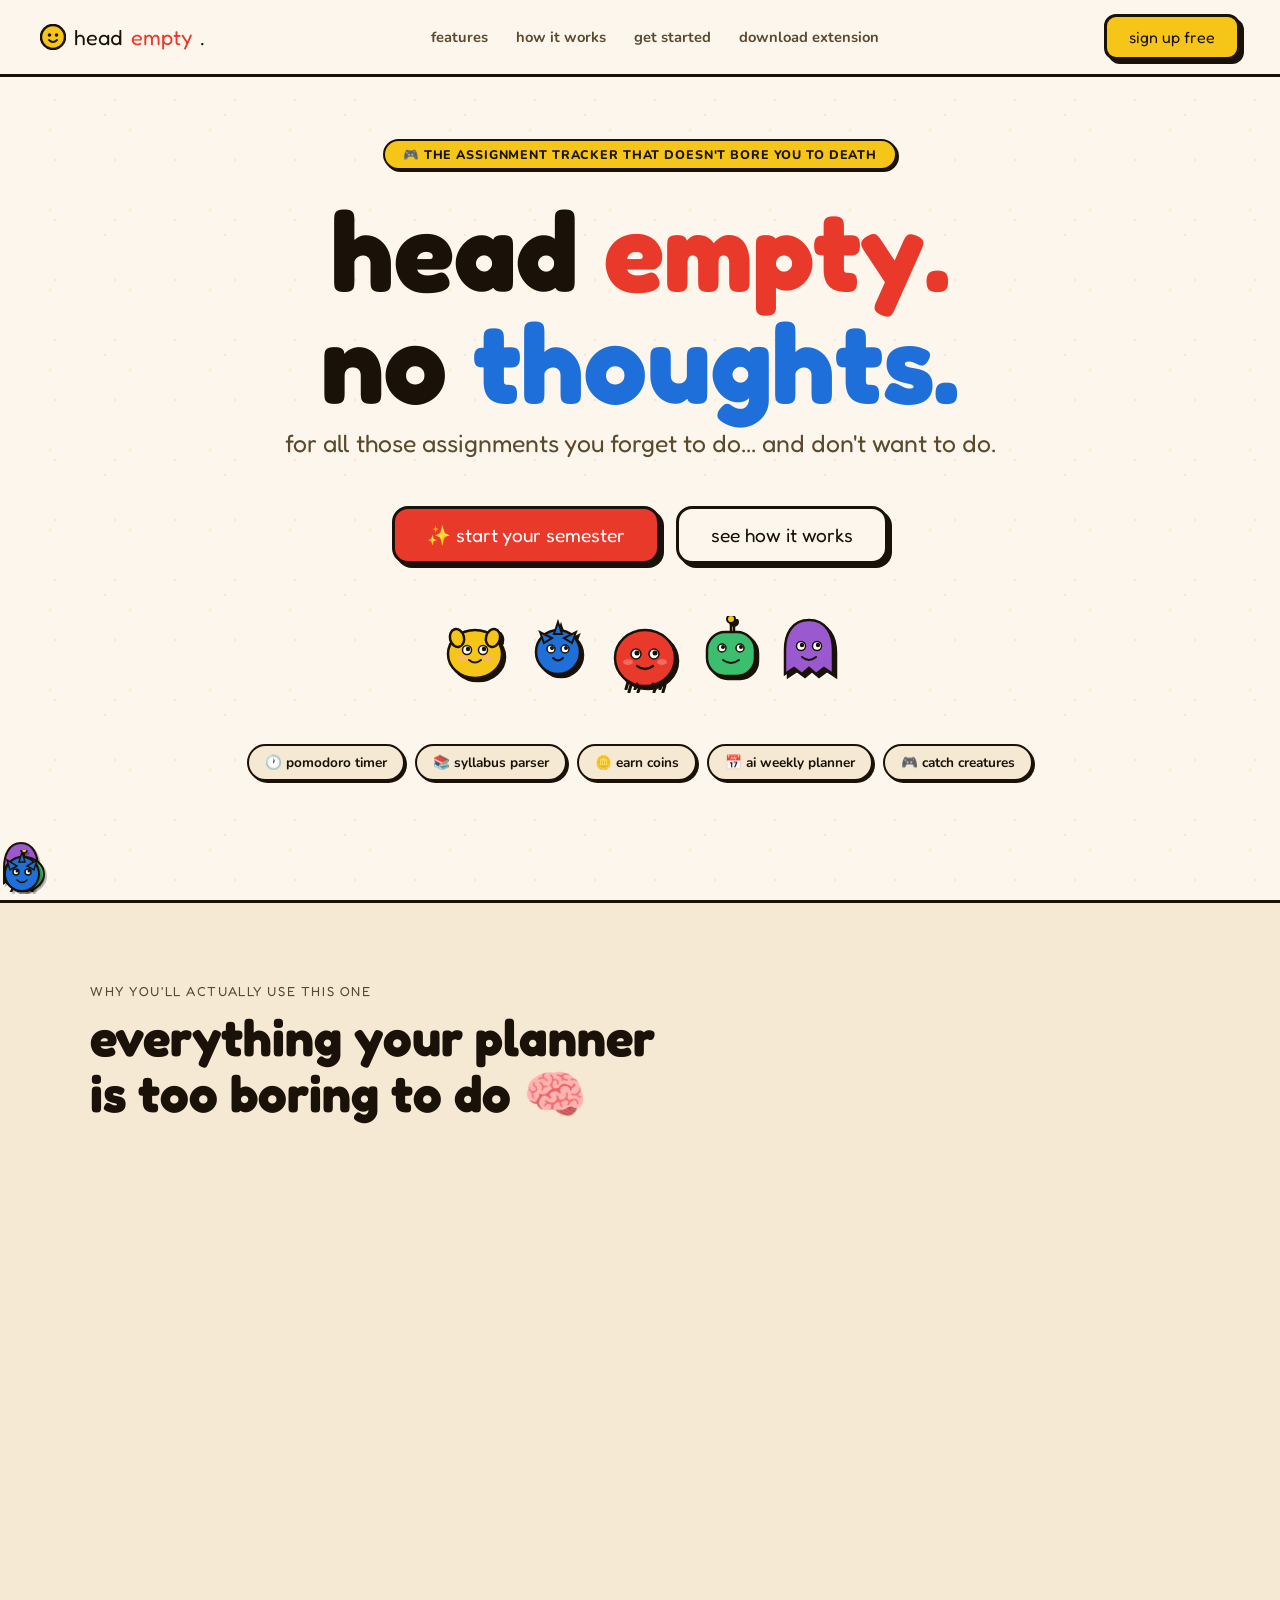
<file: index.html>
<!DOCTYPE html>
<html lang="en">
<head>
  <script>
    (function () {
      try {
        if (!/\.github\.io$/i.test(window.location.hostname)) return;
        var parts = window.location.pathname.split('/').filter(Boolean);
        if (!parts.length) return;
        var seg = parts[0];
        if (!seg || /\.html?$/i.test(seg)) return;
        var b = document.createElement('base');
        b.href = '/' + seg + '/';
        document.head.prepend(b);
      } catch (e) {
        /* no-op */
      }
    })();
  </script>
  <meta charset="UTF-8" />
  <meta name="viewport" content="width=device-width, initial-scale=1.0" />
  <title>head empty. no thoughts.</title>
  <!-- Optional override; set HENN_REMOTE_API_BASE in js/apiBaseConfig.js for GitHub Pages + Render -->
  <meta name="api-base" content="" />
  <link href="https://fonts.googleapis.com/css2?family=Fredoka+One&family=Nunito:wght@400;600;700;800&display=swap" rel="stylesheet" />
  <link rel="icon" href="favicon.ico" sizes="any" />
  <link rel="icon" type="image/png" href="favicon-512.png" sizes="512x512" />

  <style>
    *, *::before, *::after { box-sizing: border-box; margin: 0; padding: 0; }

    :root {
      --beige: #fdf6ec;
      --beige-dark: #f5e9d3;
      --red: #e8392a;
      --blue: #1e6fd9;
      --yellow: #f5c518;
      --green: #3bbf6e;
      --purple: #9b59d0;
      --ink: #1a1208;
      --ink-light: #5a4a2e;
      --card-shadow: 4px 4px 0px var(--ink);
      --card-shadow-lg: 6px 6px 0px var(--ink);
    }

    html { scroll-behavior: smooth; }

    body {
      background-color: var(--beige);
      font-family: 'Nunito', sans-serif;
      color: var(--ink);
      overflow-x: hidden;
    }

    body::before {
      content: '';
      position: fixed; inset: 0;
      background-image:
        radial-gradient(circle, var(--yellow) 2px, transparent 2px),
        radial-gradient(circle, var(--blue) 1.5px, transparent 1.5px),
        radial-gradient(circle, var(--red) 1px, transparent 1px);
      background-size: 80px 80px, 120px 120px, 60px 60px;
      background-position: 10px 10px, 45px 55px, 25px 70px;
      opacity: 0.10;
      pointer-events: none; z-index: 0;
    }

    /* ── WALKING CREATURES ── */
    .creature-lane {
      position: fixed;
      bottom: 0; left: 0; right: 0;
      height: 72px;
      overflow: hidden;
      pointer-events: none;
      z-index: 999;
    }

    .creature {
      position: absolute;
      left: 0;
      bottom: 8px;
      animation: walk linear infinite;
      animation-fill-mode: backwards;
      cursor: pointer;
      pointer-events: all;
      filter: drop-shadow(2px 2px 0px rgba(0,0,0,0.25));
    }
    .creature svg {
      display: block;
      transition: transform 0.1s;
    }
    .creature:hover svg {
      transform: scale(1.3) translateY(-6px);
    }

    @keyframes walk {
      from { transform: translateX(-120px); }
      to   { transform: translateX(calc(100vw + 120px)); }
    }

    .c1 { animation-duration: 18s; animation-delay: 0s; }
    .c2 { animation-duration: 23s; animation-delay: 7s; }
    .c3 { animation-duration: 16s; animation-delay: 14s; }
    .c4 { animation-duration: 29s; animation-delay: 3s; }

    /* ── NAV ── */
    nav {
      position: fixed; top: 0; left: 0; right: 0;
      z-index: 500;
      display: flex; align-items: center; justify-content: space-between;
      padding: 14px 40px;
      background: var(--beige);
      border-bottom: 3px solid var(--ink);
    }

    .nav-logo {
      font-family: 'Fredoka One', cursive;
      font-size: 1.35rem;
      color: var(--ink);
      text-decoration: none;
      display: flex; align-items: center; gap: 8px;
    }
    .nav-logo span { color: var(--red); }

    .nav-links { display: flex; gap: 28px; align-items: center; }
    .nav-links a {
      font-weight: 700; font-size: 0.92rem;
      color: var(--ink-light); text-decoration: none; text-transform: lowercase;
      transition: color 0.15s;
    }
    .nav-links a:hover { color: var(--red); }

    .btn {
      display: inline-flex; align-items: center; justify-content: center; gap: 6px;
      padding: 10px 22px;
      font-family: 'Fredoka One', cursive;
      font-size: 1rem;
      border-radius: 12px;
      border: 3px solid var(--ink);
      cursor: pointer;
      transition: transform 0.1s, box-shadow 0.1s;
      text-decoration: none;
      box-shadow: var(--card-shadow);
      text-transform: lowercase;
    }
    .btn:hover  { transform: translate(-2px,-2px); box-shadow: var(--card-shadow-lg); }
    .btn:active { transform: translate(2px,2px); box-shadow: 1px 1px 0 var(--ink); }
    .btn-yellow { background: var(--yellow); color: var(--ink); }
    .btn-red    { background: var(--red);    color: #fff; }
    .btn-blue   { background: var(--blue);   color: #fff; }
    .btn-ghost  { background: var(--beige);  color: var(--ink); }
    .btn-big    { padding: 14px 32px; font-size: 1.2rem; border-radius: 16px; }

    /* ── HERO ── */
    .hero {
      min-height: 100vh;
      display: flex; flex-direction: column;
      align-items: center; justify-content: center;
      padding: 120px 40px 100px;
      text-align: center;
      position: relative; z-index: 1;
    }

    .hero-eyebrow {
      display: inline-block;
      background: var(--yellow);
      border: 2.5px solid var(--ink);
      border-radius: 99px;
      padding: 5px 18px;
      font-weight: 800; font-size: 0.78rem;
      letter-spacing: 0.07em; text-transform: uppercase;
      margin-bottom: 24px;
      box-shadow: 2px 2px 0 var(--ink);
      animation: pop-in 0.5s cubic-bezier(.34,1.56,.64,1) both;
    }

    .hero-title {
      font-family: 'Fredoka One', cursive;
      font-size: clamp(3rem, 9vw, 7rem);
      line-height: 1.0;
      margin-bottom: 10px;
      animation: pop-in 0.55s cubic-bezier(.34,1.56,.64,1) 0.1s both;
    }
    .hero-title .r { color: var(--red); }
    .hero-title .b { color: var(--blue); }

    .hero-sub {
      font-family: 'Fredoka One', cursive;
      font-size: clamp(1rem, 2.5vw, 1.55rem);
      color: var(--ink-light);
      margin-bottom: 48px;
      animation: pop-in 0.6s cubic-bezier(.34,1.56,.64,1) 0.2s both;
    }

    .hero-ctas {
      display: flex; gap: 16px; flex-wrap: wrap; justify-content: center;
      animation: pop-in 0.65s cubic-bezier(.34,1.56,.64,1) 0.3s both;
    }

    .hero-creatures {
      display: flex; gap: 18px; justify-content: center; flex-wrap: wrap;
      margin-top: 52px;
      animation: pop-in 0.7s cubic-bezier(.34,1.56,.64,1) 0.5s both;
    }
    .hc {
      animation: bob 2s ease-in-out infinite;
      cursor: pointer;
      filter: drop-shadow(3px 3px 0 var(--ink));
      transition: transform 0.15s;
    }
    .hc:nth-child(2) { animation-delay: 0.3s; }
    .hc:nth-child(3) { animation-delay: 0.6s; }
    .hc:nth-child(4) { animation-delay: 0.9s; }
    .hc:nth-child(5) { animation-delay: 1.2s; }
    .hc:hover { transform: scale(1.15) rotate(-5deg) !important; }

    @keyframes bob {
      0%,100% { transform: translateY(0); }
      50%      { transform: translateY(-10px); }
    }

    .hero-pills {
      display: flex; gap: 10px; flex-wrap: wrap; justify-content: center;
      margin-top: 48px;
      animation: pop-in 0.7s cubic-bezier(.34,1.56,.64,1) 0.65s both;
    }
    .pill {
      background: var(--beige-dark);
      border: 2.5px solid var(--ink);
      border-radius: 99px;
      padding: 7px 16px;
      font-weight: 700; font-size: 0.85rem;
      display: flex; align-items: center; gap: 5px;
      box-shadow: 2px 2px 0 var(--ink);
    }

    /* ── FEATURES ── */
    .features {
      background: var(--beige-dark);
      border-top: 3px solid var(--ink);
      border-bottom: 3px solid var(--ink);
      padding: 80px 40px;
      position: relative; z-index: 1;
    }
    .features-inner {
      max-width: 1100px; margin: 0 auto;
      display: grid; grid-template-columns: repeat(auto-fit, minmax(260px, 1fr));
      gap: 22px;
    }
    .feat-head { grid-column: 1/-1; margin-bottom: 8px; }
    .section-label {
      font-family: 'Fredoka One', cursive;
      font-size: 0.82rem; letter-spacing: 0.12em;
      text-transform: uppercase; color: var(--ink-light); margin-bottom: 10px;
    }
    .section-title {
      font-family: 'Fredoka One', cursive;
      font-size: clamp(2rem, 5vw, 3.2rem); line-height: 1.1;
    }

    .feat-card {
      background: var(--beige);
      border: 3px solid var(--ink); border-radius: 20px;
      padding: 26px;
      box-shadow: var(--card-shadow-lg);
      transition: transform 0.15s, box-shadow 0.15s;
      opacity: 0;
    }
    .feat-card:hover { transform: translate(-3px,-3px); box-shadow: 9px 9px 0 var(--ink); }
    .feat-icon {
      width: 50px; height: 50px; border-radius: 13px;
      border: 2.5px solid var(--ink);
      display: flex; align-items: center; justify-content: center;
      font-size: 1.5rem; margin-bottom: 14px;
      box-shadow: 2px 2px 0 var(--ink);
    }
    .feat-card h3 { font-family: 'Fredoka One', cursive; font-size: 1.2rem; margin-bottom: 7px; }
    .feat-card p  { font-size: 0.9rem; color: var(--ink-light); line-height: 1.65; }

    /* ── HOW IT WORKS ── */
    .how-section {
      padding: 80px 40px;
      background: var(--beige);
      position: relative; z-index: 1;
    }
    .how-inner { max-width: 860px; margin: 0 auto; }
    .steps { display: flex; flex-direction: column; gap: 20px; margin-top: 36px; }
    .step {
      display: flex; gap: 18px; align-items: flex-start;
      padding: 22px; background: var(--beige);
      border: 3px solid var(--ink); border-radius: 20px;
      box-shadow: var(--card-shadow);
      opacity: 0;
    }
    .step-num {
      font-family: 'Fredoka One', cursive; font-size: 1.8rem;
      min-width: 50px; height: 50px; border-radius: 13px;
      border: 3px solid var(--ink);
      display: flex; align-items: center; justify-content: center;
      flex-shrink: 0; box-shadow: 3px 3px 0 var(--ink);
    }
    .step-body h4 { font-family: 'Fredoka One', cursive; font-size: 1.15rem; margin-bottom: 5px; }
    .step-body p  { font-size: 0.9rem; color: var(--ink-light); line-height: 1.6; }

    /* ── AUTH ── */
    .auth-section {
      background: var(--beige-dark);
      border-top: 3px solid var(--ink);
      padding: 80px 40px 100px;
      position: relative; z-index: 1;
    }
    .auth-inner { max-width: 500px; margin: 0 auto; }
    .auth-heading { text-align: center; margin-bottom: 32px; }
    .auth-heading h2 { font-family: 'Fredoka One', cursive; font-size: clamp(1.8rem,4vw,2.8rem); line-height: 1.15; }
    .auth-heading p { color: var(--ink-light); font-size: 0.95rem; margin-top: 8px; }

    .auth-card {
      background: var(--beige);
      border: 3px solid var(--ink); border-radius: 24px;
      box-shadow: var(--card-shadow-lg);
      overflow: hidden;
    }
    .auth-tabs { display: flex; border-bottom: 3px solid var(--ink); }
    .auth-tab {
      flex: 1; padding: 15px;
      font-family: 'Fredoka One', cursive; font-size: 1.05rem;
      text-align: center; cursor: pointer;
      background: var(--beige-dark); color: var(--ink-light);
      border: none; text-transform: lowercase;
      transition: background 0.15s, color 0.15s;
    }
    .auth-tab:first-child { border-right: 3px solid var(--ink); }
    .auth-tab.active { background: var(--yellow); color: var(--ink); }

    .auth-body { padding: 30px; }
    .auth-panel { display: none; }
    .auth-panel.active { display: block; }
    .auth-greet { font-family: 'Fredoka One', cursive; font-size: 1.55rem; text-align: center; margin-bottom: 4px; }
    .auth-hint  { font-size: 0.86rem; color: var(--ink-light); text-align: center; margin-bottom: 26px; }

    .fg { margin-bottom: 16px; }
    .fl { display: block; font-weight: 700; font-size: 0.83rem; margin-bottom: 5px; text-transform: lowercase; letter-spacing: 0.04em; }
    .fi {
      width: 100%; padding: 11px 15px;
      font-family: 'Nunito', sans-serif; font-size: 0.93rem; font-weight: 600;
      border: 2.5px solid var(--ink); border-radius: 12px;
      background: var(--beige-dark); color: var(--ink); outline: none;
      transition: box-shadow 0.15s, border-color 0.15s;
    }
    .fi::placeholder { color: #b0a090; }
    .fi:focus { border-color: var(--blue); box-shadow: 0 0 0 3px rgba(30,111,217,0.15); }

    .form-row { display: grid; grid-template-columns: 1fr 1fr; gap: 12px; }

    .submit-btn { width: 100%; margin-top: 6px; font-size: 1.08rem; padding: 13px; border-radius: 14px; }

    .or-divider {
      text-align: center; color: var(--ink-light);
      font-size: 0.78rem; font-weight: 700; margin: 16px 0; position: relative;
    }
    .or-divider::before, .or-divider::after {
      content: ''; position: absolute; top: 50%;
      width: 37%; height: 2px; background: var(--beige-dark); border: 1px solid #ddd;
    }
    .or-divider::before { left: 0; }
    .or-divider::after  { right: 0; }

    .social-btn {
      width: 100%; padding: 11px;
      background: var(--beige-dark); border: 2.5px solid var(--ink); border-radius: 12px;
      font-family: 'Nunito', sans-serif; font-weight: 700; font-size: 0.88rem;
      cursor: pointer; display: flex; align-items: center; justify-content: center; gap: 8px;
      box-shadow: 2px 2px 0 var(--ink); color: var(--ink);
      transition: transform 0.1s, box-shadow 0.1s;
    }
    .social-btn:hover { transform: translate(-2px,-2px); box-shadow: var(--card-shadow); }

    .auth-switch { text-align: center; font-size: 0.84rem; color: var(--ink-light); margin-top: 18px; }
    .auth-switch button {
      background: none; border: none; color: var(--red);
      font-weight: 800; font-family: 'Nunito', sans-serif; font-size: 0.84rem;
      cursor: pointer; text-decoration: underline;
    }

    .auth-flash {
      margin-bottom: 14px; padding: 10px 14px; font-size: 0.86rem; font-weight: 700;
      border-radius: 12px; border: 2.5px solid var(--ink);
      background: #fde8e8; color: var(--ink);
    }
    .auth-flash.ok { background: #dcfce7; }

    /* ── FOOTER ── */
    footer {
      background: var(--ink); color: var(--beige);
      text-align: center; padding: 30px 40px 80px;
      position: relative; z-index: 1;
    }
    .footer-logo { font-family: 'Fredoka One', cursive; font-size: 1.4rem; color: var(--yellow); margin-bottom: 6px; }
    footer p { font-size: 0.85rem; opacity: 0.55; font-weight: 600; }

    /* ── ANIMATIONS ── */
    @keyframes pop-in {
      from { opacity: 0; transform: scale(0.8) translateY(20px); }
      to   { opacity: 1; transform: scale(1) translateY(0); }
    }
    .revealed { animation: pop-in 0.5s cubic-bezier(.34,1.56,.64,1) both; }

    /* Coin burst */
    .coin-burst {
      position: fixed; font-family: 'Fredoka One', cursive; font-size: 1.05rem;
      color: var(--yellow); text-shadow: 1px 1px 0 var(--ink);
      pointer-events: none; z-index: 9999;
      animation: burst 0.9s ease-out both;
    }
    @keyframes burst {
      from { opacity: 1; transform: translateY(0) scale(1); }
      to   { opacity: 0; transform: translateY(-60px) scale(1.4); }
    }

    @media (max-width: 640px) {
      nav { padding: 12px 18px; }
      .nav-links { display: none; }
      .hero { padding: 100px 20px 80px; }
      .features, .how-section, .auth-section { padding: 60px 20px; }
      .form-row { grid-template-columns: 1fr; }
    }
  </style>
</head>
<body>

<!-- NAV -->
<nav>
  <a class="nav-logo" href="#">
    <svg width="26" height="26" viewBox="0 0 26 26"><circle cx="13" cy="13" r="12" fill="#f5c518" stroke="#1a1208" stroke-width="2.5"/><circle cx="9.5" cy="11" r="1.8" fill="#1a1208"/><circle cx="16.5" cy="11" r="1.8" fill="#1a1208"/><path d="M9 16 Q13 20 17 16" stroke="#1a1208" stroke-width="1.8" fill="none" stroke-linecap="round"/></svg>
    head <span>empty</span>.
  </a>
  <div class="nav-links">
    <a href="#features">features</a>
    <a href="#how">how it works</a>
    <a href="#auth">get started</a>
    <a href="https://github.com/rachaelchung/headempty-chromeextension">download extension</a>
  </div>
  <a class="btn btn-yellow" href="#auth">sign up free</a>
</nav>

<!-- HERO -->
<section class="hero" id="home">
  <div class="hero-eyebrow">🎮 the assignment tracker that doesn't bore you to death</div>

  <h1 class="hero-title">
    head <span class="r">empty.</span><br>no <span class="b">thoughts.</span>
  </h1>
  <p class="hero-sub">for all those assignments you forget to do... and don't want to do.</p>

  <div class="hero-ctas">
    <a class="btn btn-red btn-big" href="#auth">✨ start your semester</a>
    <a class="btn btn-ghost btn-big" href="#features">see how it works</a>
  </div>

  <!-- HERO CREATURES -->
  <div class="hero-creatures">
    <!-- Yellow round blob -->
    <div class="hc" onclick="collectHero(this)">
      <svg width="66" height="66" viewBox="0 0 66 66">
        <ellipse cx="33" cy="38" rx="27" ry="24" fill="#f5c518" stroke="#1a1208" stroke-width="2.5"/>
        <ellipse cx="15" cy="22" rx="7" ry="9" fill="#f5c518" stroke="#1a1208" stroke-width="2.5" transform="rotate(-15 15 22)"/>
        <ellipse cx="51" cy="22" rx="7" ry="9" fill="#f5c518" stroke="#1a1208" stroke-width="2.5" transform="rotate(15 51 22)"/>
        <circle cx="25" cy="34" r="4.5" fill="#fff" stroke="#1a1208" stroke-width="1.5"/>
        <circle cx="41" cy="34" r="4.5" fill="#fff" stroke="#1a1208" stroke-width="1.5"/>
        <circle cx="26" cy="33" r="2.2" fill="#1a1208"/>
        <circle cx="42" cy="33" r="2.2" fill="#1a1208"/>
        <path d="M27 44 Q33 49 39 44" stroke="#1a1208" stroke-width="2" fill="none" stroke-linecap="round"/>
        <ellipse cx="20" cy="42" rx="5" ry="3" fill="#ffaaaa" opacity="0.5"/>
        <ellipse cx="46" cy="42" rx="5" ry="3" fill="#ffaaaa" opacity="0.5"/>
      </svg>
    </div>
    <!-- Blue spiky -->
    <div class="hc" onclick="collectHero(this)">
      <svg width="64" height="64" viewBox="0 0 64 64">
        <ellipse cx="32" cy="36" rx="22" ry="22" fill="#1e6fd9" stroke="#1a1208" stroke-width="2.5"/>
        <polygon points="32,6 36,18 28,18" fill="#1e6fd9" stroke="#1a1208" stroke-width="2"/>
        <polygon points="50,16 46,27 38,22" fill="#1e6fd9" stroke="#1a1208" stroke-width="2"/>
        <polygon points="14,16 18,27 26,22" fill="#1e6fd9" stroke="#1a1208" stroke-width="2"/>
        <circle cx="25" cy="33" r="4" fill="#fff" stroke="#1a1208" stroke-width="1.5"/>
        <circle cx="39" cy="33" r="4" fill="#fff" stroke="#1a1208" stroke-width="1.5"/>
        <circle cx="26" cy="32" r="2" fill="#1a1208"/>
        <circle cx="40" cy="32" r="2" fill="#1a1208"/>
        <path d="M27 42 Q32 47 37 42" stroke="#1a1208" stroke-width="2" fill="none" stroke-linecap="round"/>
      </svg>
    </div>
    <!-- Red chubby -->
    <div class="hc" onclick="collectHero(this)">
      <svg width="74" height="74" viewBox="0 0 74 74">
        <ellipse cx="37" cy="42" rx="30" ry="28" fill="#e8392a" stroke="#1a1208" stroke-width="2.5"/>
        <line x1="20" y1="66" x2="18" y2="73" stroke="#1a1208" stroke-width="3" stroke-linecap="round"/>
        <line x1="29" y1="68" x2="27" y2="73" stroke="#1a1208" stroke-width="3" stroke-linecap="round"/>
        <line x1="45" y1="68" x2="43" y2="73" stroke="#1a1208" stroke-width="3" stroke-linecap="round"/>
        <line x1="54" y1="66" x2="52" y2="73" stroke="#1a1208" stroke-width="3" stroke-linecap="round"/>
        <circle cx="28" cy="38" r="5" fill="#fff" stroke="#1a1208" stroke-width="1.5"/>
        <circle cx="46" cy="38" r="5" fill="#fff" stroke="#1a1208" stroke-width="1.5"/>
        <circle cx="29" cy="37" r="2.5" fill="#1a1208"/>
        <circle cx="47" cy="37" r="2.5" fill="#1a1208"/>
        <path d="M29 50 Q37 56 45 50" stroke="#1a1208" stroke-width="2.2" fill="none" stroke-linecap="round"/>
        <ellipse cx="20" cy="46" rx="5" ry="3" fill="#ff9999" opacity="0.5"/>
        <ellipse cx="54" cy="46" rx="5" ry="3" fill="#ff9999" opacity="0.5"/>
      </svg>
    </div>
    <!-- Green antenna -->
    <div class="hc" onclick="collectHero(this)">
      <svg width="62" height="68" viewBox="0 0 62 68">
        <rect x="7" y="16" width="48" height="44" rx="18" fill="#3bbf6e" stroke="#1a1208" stroke-width="2.5"/>
        <line x1="31" y1="16" x2="31" y2="4" stroke="#1a1208" stroke-width="2.5" stroke-linecap="round"/>
        <circle cx="31" cy="3" r="4" fill="#f5c518" stroke="#1a1208" stroke-width="2"/>
        <circle cx="22" cy="32" r="4" fill="#fff" stroke="#1a1208" stroke-width="1.5"/>
        <circle cx="40" cy="32" r="4" fill="#fff" stroke="#1a1208" stroke-width="1.5"/>
        <circle cx="23" cy="31" r="2" fill="#1a1208"/>
        <circle cx="41" cy="31" r="2" fill="#1a1208"/>
        <path d="M23 44 Q31 50 39 44" stroke="#1a1208" stroke-width="2" fill="none" stroke-linecap="round"/>
      </svg>
    </div>
    <!-- Purple ghost -->
    <div class="hc" onclick="collectHero(this)">
      <svg width="58" height="70" viewBox="0 0 58 70">
        <path d="M29 4 C12 4 5 18 5 34 L5 58 L14 52 L22 58 L29 52 L36 58 L44 52 L53 58 L53 34 C53 18 46 4 29 4Z" fill="#9b59d0" stroke="#1a1208" stroke-width="2.5"/>
        <circle cx="21" cy="30" r="4.5" fill="#fff" stroke="#1a1208" stroke-width="1.5"/>
        <circle cx="37" cy="30" r="4.5" fill="#fff" stroke="#1a1208" stroke-width="1.5"/>
        <circle cx="22" cy="29" r="2.2" fill="#1a1208"/>
        <circle cx="38" cy="29" r="2.2" fill="#1a1208"/>
        <path d="M22 41 Q29 47 36 41" stroke="#1a1208" stroke-width="2" fill="none" stroke-linecap="round"/>
      </svg>
    </div>
  </div>

  <div class="hero-pills">
    <span class="pill">🕐 pomodoro timer</span>
    <span class="pill">📚 syllabus parser</span>
    <span class="pill">🪙 earn coins</span>
    <span class="pill">📅 ai weekly planner</span>
    <span class="pill">🎮 catch creatures</span>
  </div>
</section>

<!-- FEATURES -->
<section class="features" id="features">
  <div class="features-inner">
    <div class="feat-head">
      <div class="section-label">why you'll actually use this one</div>
      <h2 class="section-title">everything your planner<br>is too boring to do 🧠</h2>
    </div>

    <div class="feat-card">
      <div class="feat-icon" style="background:#fff3c4;">📤</div>
      <h3>syllabus → done</h3>
      <p>drop in your syllabus PDF and watch AI pull out every deadline, weighting, and exam for the whole semester. no more re-reading 14 pages.</p>
    </div>
    <div class="feat-card">
      <div class="feat-icon" style="background:#dbeafe;">📆</div>
      <h3>smart weekly planner</h3>
      <p>got a 20-page reading due friday? AI breaks it into 5 pages a day. drag, drop, reschedule — you stay in control.</p>
    </div>
    <div class="feat-card">
      <div class="feat-icon" style="background:#dcfce7;">🕐</div>
      <h3>pomodoro focus timer</h3>
      <p>25-min sessions, short breaks, long rest after four rounds. stay locked in and creatures just might wander by...</p>
    </div>
    <div class="feat-card">
      <div class="feat-icon" style="background:#fde8e8;">🚫</div>
      <h3>focus guard</h3>
      <p>mark your forbidden sites. if you sneak to youtube during work time, the timer pauses and no new creatures spawn. no cheating.</p>
    </div>
    <div class="feat-card">
      <div class="feat-icon" style="background:#f0e8ff;">🧮</div>
      <h3>grade calculator</h3>
      <p>enter grades as you get them. the gradebook uses your actual syllabus weights and shows your real standing.</p>
    </div>
    <div class="feat-card">
      <div class="feat-icon" style="background:#fff3c4;">🐾</div>
      <h3>the creature economy</h3>
      <p>earn food by focusing. earn coins by finishing assignments. build your habitat and attract rarer, weirder creatures.</p>
    </div>
  </div>
</section>

<!-- HOW IT WORKS -->
<section class="how-section" id="how">
  <div class="how-inner">
    <div class="section-label">getting started</div>
    <h2 class="section-title">set it up once.<br>forget everything else. ✌️</h2>

    <div class="steps">
      <div class="step">
        <div class="step-num" style="background:#fff3c4;">1</div>
        <div class="step-body">
          <h4>create your account</h4>
          <p>sign up and pick a username. five creatures are already waiting in your habitat.</p>
        </div>
      </div>
      <div class="step">
        <div class="step-num" style="background:#dbeafe;">2</div>
        <div class="step-body">
          <h4>add courses + upload syllabi</h4>
          <p>drop in your PDFs and let AI parse every deadline.</p>
        </div>
      </div>
      <div class="step">
        <div class="step-num" style="background:#dcfce7;">3</div>
        <div class="step-body">
          <h4>plan your week (with a little help)</h4>
          <p>AI suggests how to break up big tasks. drag them into your week. your schedule, your rules.</p>
        </div>
      </div>
      <div class="step">
        <div class="step-num" style="background:#fde8e8;">4</div>
        <div class="step-body">
          <h4>start the timer & catch creatures</h4>
          <p>finish tasks for coins. click any creature that crosses your screen before it disappears. collect them all. 🌟</p>
        </div>
      </div>
    </div>
  </div>
</section>

<!-- AUTH -->
<section class="auth-section" id="auth">
  <div class="auth-inner">
    <div class="auth-heading">
      <h2>ready to actually<br>do your homework? 👀</h2>
      <p>your creatures are waiting.</p>
    </div>

    <div class="auth-card">
      <div class="auth-tabs">
        <button class="auth-tab active" id="tab-login" onclick="switchTab('login')">log in</button>
        <button class="auth-tab" id="tab-signup" onclick="switchTab('signup')">sign up</button>
      </div>

      <div class="auth-body">
        <p id="auth-flash" class="auth-flash" role="alert" hidden></p>

        <!-- LOGIN PANEL -->
        <div class="auth-panel active" id="panel-login">
          <p class="auth-greet">welcome back! 👋</p>
          <p class="auth-hint">your creatures missed you.</p>
          <div class="fg">
            <label class="fl">email or username</label>
            <input id="login-ident" class="fi" type="text" placeholder="you@school.edu" autocomplete="username" />
          </div>
          <div class="fg">
            <label class="fl">password</label>
            <input id="login-password" class="fi" type="password" placeholder="••••••••" autocomplete="current-password" />
          </div>
          <button type="button" class="btn btn-blue submit-btn" onclick="handleAuth(this,'login')">log in →</button>
          <div class="or-divider">or</div>
          <button type="button" class="social-btn" onclick="startGoogle()">
            <svg width="17" height="17" viewBox="0 0 24 24"><path fill="#4285F4" d="M22.56 12.25c0-.78-.07-1.53-.2-2.25H12v4.26h5.92c-.26 1.37-1.04 2.53-2.21 3.31v2.77h3.57c2.08-1.92 3.28-4.74 3.28-8.09z"/><path fill="#34A853" d="M12 23c2.97 0 5.46-.98 7.28-2.66l-3.57-2.77c-.98.66-2.23 1.06-3.71 1.06-2.86 0-5.29-1.93-6.16-4.53H2.18v2.84C3.99 20.53 7.7 23 12 23z"/><path fill="#FBBC05" d="M5.84 14.09c-.22-.66-.35-1.36-.35-2.09s.13-1.43.35-2.09V7.07H2.18C1.43 8.55 1 10.22 1 12s.43 3.45 1.18 4.93l2.85-2.22.81-.62z"/><path fill="#EA4335" d="M12 5.38c1.62 0 3.06.56 4.21 1.64l3.15-3.15C17.45 2.09 14.97 1 12 1 7.7 1 3.99 3.47 2.18 7.07l3.66 2.84c.87-2.6 3.3-4.53 6.16-4.53z"/></svg>
            continue with google
          </button>
          <p class="auth-switch">don't have an account? <button onclick="switchTab('signup')">sign up!</button></p>
        </div>

        <!-- SIGNUP PANEL -->
        <div class="auth-panel" id="panel-signup">
          <p class="auth-greet">let's get you set up! 🎉</p>
          <p class="auth-hint">takes about 30 seconds. promise.</p>
          <div class="form-row">
            <div class="fg">
              <label class="fl">first name</label>
              <input id="signup-first" class="fi" type="text" placeholder="your name" autocomplete="given-name" />
            </div>
            <div class="fg">
              <label class="fl">username</label>
              <input id="signup-username" class="fi" type="text" placeholder="coolstudent" autocomplete="username" />
            </div>
          </div>
          <div class="fg">
            <label class="fl">email</label>
            <input id="signup-email" class="fi" type="email" placeholder="you@school.edu" autocomplete="email" />
          </div>
          <div class="fg">
            <label class="fl">password</label>
            <input id="signup-password" class="fi" type="password" placeholder="make it good!" autocomplete="new-password" />
          </div>
          <button type="button" class="btn btn-red submit-btn" onclick="handleAuth(this,'signup')">create account ✨</button>
          <div class="or-divider">or</div>
          <button type="button" class="social-btn" onclick="startGoogle()">
            <svg width="17" height="17" viewBox="0 0 24 24"><path fill="#4285F4" d="M22.56 12.25c0-.78-.07-1.53-.2-2.25H12v4.26h5.92c-.26 1.37-1.04 2.53-2.21 3.31v2.77h3.57c2.08-1.92 3.28-4.74 3.28-8.09z"/><path fill="#34A853" d="M12 23c2.97 0 5.46-.98 7.28-2.66l-3.57-2.77c-.98.66-2.23 1.06-3.71 1.06-2.86 0-5.29-1.93-6.16-4.53H2.18v2.84C3.99 20.53 7.7 23 12 23z"/><path fill="#FBBC05" d="M5.84 14.09c-.22-.66-.35-1.36-.35-2.09s.13-1.43.35-2.09V7.07H2.18C1.43 8.55 1 10.22 1 12s.43 3.45 1.18 4.93l2.85-2.22.81-.62z"/><path fill="#EA4335" d="M12 5.38c1.62 0 3.06.56 4.21 1.64l3.15-3.15C17.45 2.09 14.97 1 12 1 7.7 1 3.99 3.47 2.18 7.07l3.66 2.84c.87-2.6 3.3-4.53 6.16-4.53z"/></svg>
            continue with google
          </button>
          <p class="auth-switch">already have an account? <button onclick="switchTab('login')">log in!</button></p>
        </div>

      </div>
    </div>
  </div>
</section>

<!-- FOOTER -->
<footer>
  <div class="footer-logo">head empty. no thoughts.</div>
  <p>made with help from cursor and claude. models include composer 2, opus 4.7, and sonnet 4.6 <br> good luck this semester.</p>
</footer>

<!-- WALKING CREATURES LANE -->
<div class="creature-lane">
  <div class="creature c1" onclick="collectWalker(this)">
    <svg width="46" height="46" viewBox="0 0 46 46">
      <ellipse cx="23" cy="28" rx="19" ry="16" fill="#f5c518" stroke="#1a1208" stroke-width="2"/>
      <line x1="13" y1="42" x2="11" y2="46" stroke="#1a1208" stroke-width="2.5" stroke-linecap="round"/>
      <line x1="20" y1="44" x2="18" y2="46" stroke="#1a1208" stroke-width="2.5" stroke-linecap="round"/>
      <line x1="27" y1="44" x2="25" y2="46" stroke="#1a1208" stroke-width="2.5" stroke-linecap="round"/>
      <line x1="34" y1="42" x2="32" y2="46" stroke="#1a1208" stroke-width="2.5" stroke-linecap="round"/>
      <circle cx="17" cy="24" r="3" fill="#fff" stroke="#1a1208" stroke-width="1.5"/>
      <circle cx="29" cy="24" r="3" fill="#fff" stroke="#1a1208" stroke-width="1.5"/>
      <circle cx="18" cy="23" r="1.5" fill="#1a1208"/>
      <circle cx="30" cy="23" r="1.5" fill="#1a1208"/>
      <path d="M18 32 Q23 36 28 32" stroke="#1a1208" stroke-width="1.5" fill="none" stroke-linecap="round"/>
    </svg>
  </div>
  <div class="creature c2" onclick="collectWalker(this)">
    <svg width="42" height="52" viewBox="0 0 42 52">
      <path d="M21 3 C9 3 4 15 4 28 L4 43 L11 38 L17 43 L21 38 L25 43 L31 38 L38 43 L38 28 C38 15 33 3 21 3Z" fill="#9b59d0" stroke="#1a1208" stroke-width="2"/>
      <circle cx="15" cy="24" r="3" fill="#fff" stroke="#1a1208" stroke-width="1.5"/>
      <circle cx="27" cy="24" r="3" fill="#fff" stroke="#1a1208" stroke-width="1.5"/>
      <circle cx="16" cy="23" r="1.5" fill="#1a1208"/>
      <circle cx="28" cy="23" r="1.5" fill="#1a1208"/>
      <path d="M16 32 Q21 37 26 32" stroke="#1a1208" stroke-width="1.5" fill="none" stroke-linecap="round"/>
    </svg>
  </div>
  <div class="creature c3" onclick="collectWalker(this)">
    <svg width="48" height="42" viewBox="0 0 48 42">
      <ellipse cx="24" cy="24" rx="20" ry="17" fill="#3bbf6e" stroke="#1a1208" stroke-width="2"/>
      <line x1="24" y1="7" x2="24" y2="1" stroke="#1a1208" stroke-width="2" stroke-linecap="round"/>
      <circle cx="24" cy="0" r="3" fill="#f5c518" stroke="#1a1208" stroke-width="1.5"/>
      <circle cx="17" cy="22" r="3" fill="#fff" stroke="#1a1208" stroke-width="1.5"/>
      <circle cx="31" cy="22" r="3" fill="#fff" stroke="#1a1208" stroke-width="1.5"/>
      <circle cx="18" cy="21" r="1.5" fill="#1a1208"/>
      <circle cx="32" cy="21" r="1.5" fill="#1a1208"/>
      <path d="M18 30 Q24 35 30 30" stroke="#1a1208" stroke-width="1.5" fill="none" stroke-linecap="round"/>
    </svg>
  </div>
  <div class="creature c4" onclick="collectWalker(this)">
    <svg width="44" height="44" viewBox="0 0 44 44">
      <ellipse cx="22" cy="26" rx="17" ry="17" fill="#1e6fd9" stroke="#1a1208" stroke-width="2"/>
      <polygon points="22,4 25,14 19,14" fill="#1e6fd9" stroke="#1a1208" stroke-width="1.5"/>
      <polygon points="37,12 34,22 27,18" fill="#1e6fd9" stroke="#1a1208" stroke-width="1.5"/>
      <polygon points="7,12 10,22 17,18" fill="#1e6fd9" stroke="#1a1208" stroke-width="1.5"/>
      <circle cx="16" cy="24" r="3" fill="#fff" stroke="#1a1208" stroke-width="1.5"/>
      <circle cx="28" cy="24" r="3" fill="#fff" stroke="#1a1208" stroke-width="1.5"/>
      <circle cx="17" cy="23" r="1.5" fill="#1a1208"/>
      <circle cx="29" cy="23" r="1.5" fill="#1a1208"/>
      <path d="M17 32 Q22 37 27 32" stroke="#1a1208" stroke-width="1.5" fill="none" stroke-linecap="round"/>
    </svg>
  </div>
</div>

<script src="js/apiBaseConfig.js"></script>
<script src="js/apiResolve.js"></script>
<script>
  const TRACKER_JWT_KEY = 'henn_tracker_jwt';
  const TRACKER_USER_ID_KEY = 'henn_tracker_user_id';

  async function getApiBase() {
    if (typeof window.HennApiResolve !== 'undefined') {
      return window.HennApiResolve.resolve();
    }
    const m = document.querySelector('meta[name="api-base"]');
    const v = (m && m.getAttribute('content')) || '';
    return String(v).trim().replace(/\/$/, '');
  }

  function showAuthFlash(msg, ok) {
    const el = document.getElementById('auth-flash');
    if (!el) return;
    el.textContent = msg || '';
    el.classList.toggle('ok', !!ok);
    el.hidden = !msg;
  }

  function persistSession(token, user) {
    try {
      localStorage.setItem(TRACKER_JWT_KEY, token);
      if (user && user.id != null) localStorage.setItem(TRACKER_USER_ID_KEY, String(user.id));
    } catch (e) { /* ignore */ }
  }

  async function startGoogle() {
    const base = await getApiBase();
    if (!base) {
      showAuthFlash('Set window.HENN_REMOTE_API_BASE in js/apiBaseConfig.js to your deployed API URL (see README).', false);
      document.getElementById('auth').scrollIntoView({ behavior: 'smooth' });
      return;
    }
    window.location.href = base + '/api/auth/google';
  }

  // Tab switch
  function switchTab(tab) {
    ['login','signup'].forEach(t => {
      document.getElementById('panel-'+t).classList.toggle('active', t === tab);
      document.getElementById('tab-'+t).classList.toggle('active', t === tab);
    });
  }

  // Coin/catch burst
  function spawnBurst(x, y, msg) {
    const el = document.createElement('div');
    el.className = 'coin-burst';
    el.textContent = msg;
    el.style.cssText = `left:${x}px;top:${y}px;`;
    document.body.appendChild(el);
    setTimeout(() => el.remove(), 950);
  }

  // Hero creature click
  function collectHero(el) {
    const r = el.getBoundingClientRect();
    spawnBurst(r.left + r.width/2 - 24, r.top - 10, '+1 🐾');
    el.style.transform = 'scale(0) translateY(-30px)';
    el.style.opacity = '0';
    el.style.transition = 'all 0.3s ease';
    setTimeout(() => {
      el.style.transform = '';
      el.style.opacity = '1';
      el.style.transition = '';
    }, 1600);
  }

  // Walking creature click
  function collectWalker(el) {
    const r = el.getBoundingClientRect();
    spawnBurst(r.left + r.width/2 - 30, r.top - 14, '🌟 caught!');
    el.style.opacity = '0';
    el.style.pointerEvents = 'none';
    setTimeout(() => {
      el.style.opacity = '1';
      el.style.pointerEvents = 'all';
    }, 14000);
  }

  async function handleAuth(btn, type) {
    const base = await getApiBase();
    if (!base) {
      showAuthFlash('Set window.HENN_REMOTE_API_BASE in js/apiBaseConfig.js to your deployed API URL.', false);
      return;
    }
    const orig = btn.textContent;
    btn.textContent = type === 'login' ? 'logging in...' : 'creating account...';
    btn.disabled = true;
    showAuthFlash('', false);
    try {
      if (type === 'login') {
        const ident = document.getElementById('login-ident').value.trim();
        const password = document.getElementById('login-password').value;
        const res = await fetch(base + '/api/auth/login', {
          method: 'POST',
          headers: { 'Content-Type': 'application/json' },
          body: JSON.stringify({ email_or_username: ident, password }),
        });
        const data = await res.json().catch(() => ({}));
        if (!res.ok) throw new Error(data.detail || 'login failed');
        persistSession(data.token, data.user);
        showAuthFlash('you are in! redirecting…', true);
        window.location.href = 'app.html';
        return;
      }
      const email = document.getElementById('signup-email').value.trim();
      const password = document.getElementById('signup-password').value;
      const username = document.getElementById('signup-username').value.trim();
      const first_name = document.getElementById('signup-first').value.trim();
      const res = await fetch(base + '/api/auth/register', {
        method: 'POST',
        headers: { 'Content-Type': 'application/json' },
        body: JSON.stringify({ email, password, username, first_name }),
      });
      const data = await res.json().catch(() => ({}));
      if (!res.ok) throw new Error(data.detail || 'sign up failed');
      persistSession(data.token, data.user);
      showAuthFlash('account created! redirecting…', true);
      window.location.href = 'app.html';
    } catch (e) {
      showAuthFlash(String(e.message || e), false);
    } finally {
      btn.textContent = orig;
      btn.disabled = false;
    }
  }

  (function authQueryBanner() {
    try {
      const q = new URLSearchParams(window.location.search);
      if (q.get('auth') === 'error') {
        showAuthFlash('Google sign-in was cancelled or failed. Try again or use email/password.', false);
        document.getElementById('auth').scrollIntoView({ behavior: 'smooth' });
        if (window.history.replaceState) {
          window.history.replaceState({}, '', window.location.pathname + window.location.hash);
        }
      }
    } catch (e) { /* ignore */ }
  })();

  // Scroll-reveal for cards and steps
  const observer = new IntersectionObserver((entries) => {
    entries.forEach((entry, i) => {
      if (entry.isIntersecting) {
        const el = entry.target;
        const delay = (parseInt(el.dataset.i || 0) * 0.08) + 's';
        el.style.animation = `pop-in 0.5s cubic-bezier(.34,1.56,.64,1) ${delay} both`;
        observer.unobserve(el);
      }
    });
  }, { threshold: 0.1 });

  document.querySelectorAll('.feat-card, .step').forEach((el, i) => {
    el.dataset.i = i % 6;
    observer.observe(el);
  });
</script>
</body>
</html>
</file>
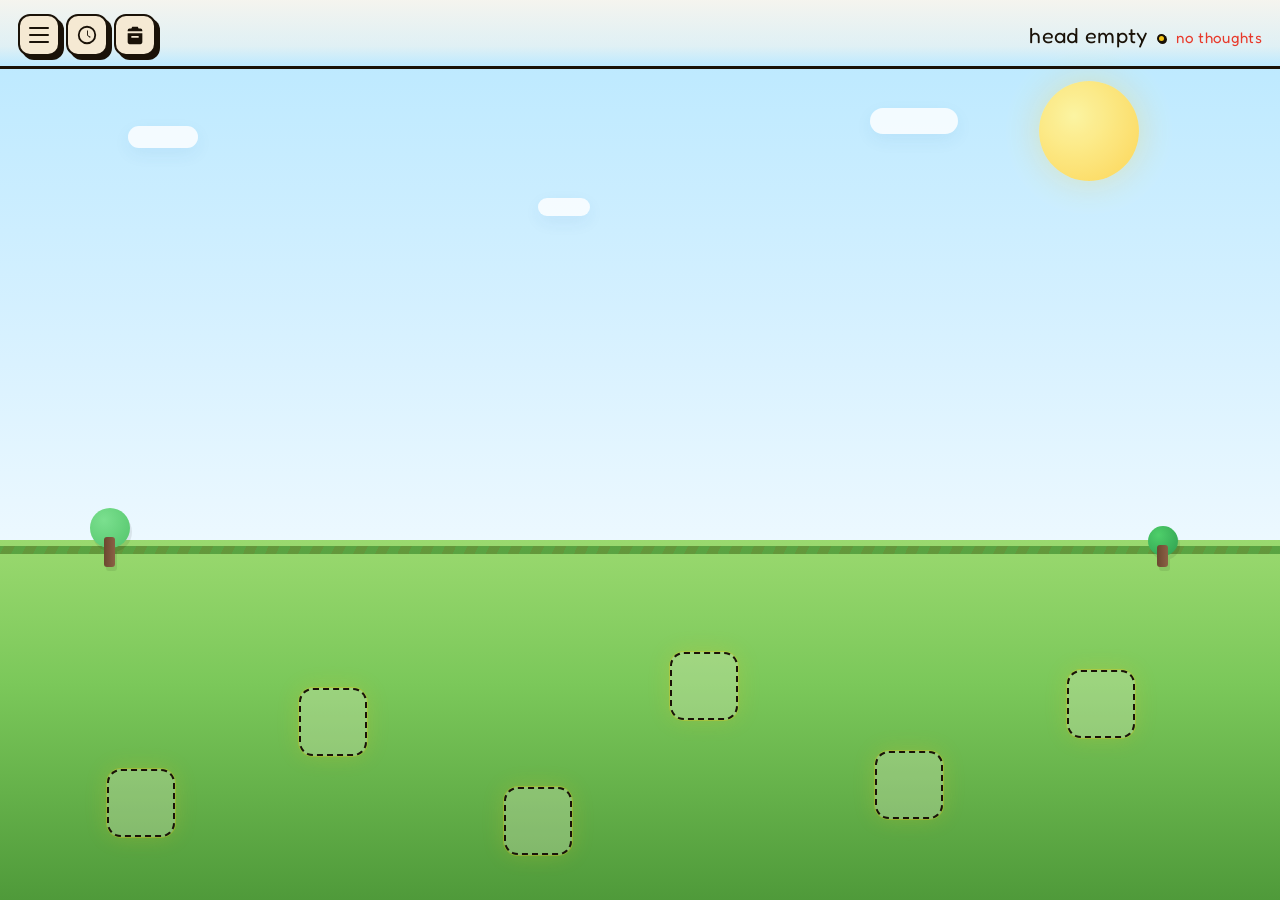
<file: app.html>
<!DOCTYPE html>
<html lang="en">
<head>
  <script>
    (function () {
      try {
        if (!/\.github\.io$/i.test(window.location.hostname)) return;
        var parts = window.location.pathname.split('/').filter(Boolean);
        if (!parts.length) return;
        var seg = parts[0];
        if (!seg || /\.html?$/i.test(seg)) return;
        var b = document.createElement('base');
        b.href = '/' + seg + '/';
        document.head.prepend(b);
      } catch (e) {
        /* no-op */
      }
    })();
  </script>
  <meta charset="UTF-8" />
  <meta name="viewport" content="width=device-width, initial-scale=1.0, viewport-fit=cover" />
  <meta name="theme-color" content="#2a2630" />
  <!-- Optional override; production default is js/apiBaseConfig.js (HENN_REMOTE_API_BASE). Local dev: probed automatically on http localhost. -->
  <meta name="tracker-api-base" content="" />
  <title>head empty. no thoughts.</title>
  <link rel="preconnect" href="https://fonts.googleapis.com" />
  <link rel="preconnect" href="https://fonts.gstatic.com" crossorigin />
  <link href="https://fonts.googleapis.com/css2?family=Fredoka+One&family=Fredoka:wght@400;500;600;700&family=Nunito:wght@400;600;700;800&display=swap" rel="stylesheet" />
  <link rel="stylesheet" href="css/reset.css" />
  <link rel="stylesheet" href="css/style.css" />
  <link rel="stylesheet" href="css/tracker.css" />
</head>
<body>
  <script>
    (function () {
      var h = window.location.hash || '';
      if (h.indexOf('tracker_auth=') === -1) return;
      var m = /tracker_auth=([^&]+)/.exec(h);
      if (!m || !m[1]) return;
      var raw = m[1];
      try {
        localStorage.setItem('henn_tracker_jwt', decodeURIComponent(raw));
      } catch (e) {
        localStorage.setItem('henn_tracker_jwt', raw);
      }
      try {
        var body = raw.split('.')[1];
        if (body) {
          var b64 = body.replace(/-/g, '+').replace(/_/g, '/');
          while (b64.length % 4) b64 += '=';
          var payload = JSON.parse(atob(b64));
          if (payload && payload.sub != null) {
            localStorage.setItem('henn_tracker_user_id', String(payload.sub));
          }
        }
      } catch (e2) { /* ignore */ }
      window.location.replace(window.location.pathname + window.location.search);
    })();
  </script>

  <div class="app" id="app">

    <header class="app-top">
      <div class="app-top__tray" role="toolbar" aria-label="App menu and navigation">
        <button type="button" class="icon-btn icon-btn--menu" id="menuBtn"
          aria-label="Open menu" aria-expanded="false" aria-controls="sideMenu">
          <span class="icon-btn__hamburger" aria-hidden="true">
            <span></span><span></span><span></span>
          </span>
        </button>
        <button type="button" class="icon-btn icon-btn--screen" id="screenToggleBtn"
          data-target-screen="focus" aria-label="Go to focus timer">
          <svg class="icon-btn__svg icon-btn__svg--hidden" id="navIconHome" width="22" height="22" viewBox="0 0 24 24" aria-hidden="true">
            <path fill="currentColor" d="M4 10.5 12 3l8 7.5V20a1 1 0 0 1-1 1h-5v-6H10v6H5a1 1 0 0 1-1-1v-9.5Z"/>
          </svg>
          <svg class="icon-btn__svg" id="navIconFocus" width="22" height="22" viewBox="0 0 24 24" aria-hidden="true">
            <circle cx="12" cy="12" r="9" fill="none" stroke="currentColor" stroke-width="2" stroke-linecap="round"/>
            <path fill="currentColor" d="M12 7v5.2L15 15l1.2-.7-3.2-2V7H12z"/>
          </svg>
        </button>
        <button type="button" class="icon-btn icon-btn--store" id="storeBtn" aria-label="Open habitat shop" title="habitat shop">
          <svg class="icon-btn__svg" width="22" height="22" viewBox="0 0 24 24" aria-hidden="true">
            <path fill="currentColor" d="M4 7a2 2 0 0 1 2-2h2l1-2h6l1 2h2a2 2 0 0 1 2 2v1H4V7Zm0 3h16v10a2 2 0 0 1-2 2H6a2 2 0 0 1-2-2V10Zm4 3v2h8v-2H8Z"/>
          </svg>
        </button>
      </div>
      <div class="app-top__brand">
        <span class="app-top__title">head empty</span>
        <span class="app-top__dot" aria-hidden="true"></span>
        <span class="app-top__subtitle">no thoughts</span>
      </div>
    </header>

    <div id="sideMenu" class="side-menu" hidden>
      <div class="side-menu__backdrop" id="sideMenuBackdrop" tabindex="-1" aria-hidden="true"></div>
      <div class="side-menu__panel" role="dialog" aria-modal="true" aria-labelledby="sideMenuTitle">
        <h2 class="side-menu__title" id="sideMenuTitle">menu</h2>
        <p class="side-menu__hint">your habitat, focus timer, and assignment tracker.</p>
        <div class="side-menu__scroll">
          <nav class="side-menu__nav" aria-label="screens">
            <p class="side-menu__section-label">home</p>
            <button type="button" class="side-menu__nav-btn" data-app-screen="home">habitat</button>
            <button type="button" class="side-menu__nav-btn" data-app-screen="focus">focus timer</button>
            <p class="side-menu__section-label">assignments</p>
            <button type="button" class="side-menu__nav-btn tracker-tab" data-tracker-tab="courses">courses</button>
            <button type="button" class="side-menu__nav-btn tracker-tab" data-tracker-tab="weekly">weekly</button>
            <button type="button" class="side-menu__nav-btn tracker-tab" data-tracker-tab="todo">to-do</button>
            <button type="button" class="side-menu__nav-btn tracker-tab" data-tracker-tab="calendar">calendar</button>
          </nav>
        </div>
        <div class="side-menu__footer">
          <p class="side-menu__section-label">account</p>
          <button type="button" class="side-menu__nav-btn" id="sideMenuProfileBtn">profile</button>
          <button type="button" class="side-menu__nav-btn side-menu__nav-btn--danger" id="sideMenuLogoutBtn">log out</button>
        </div>
      </div>
    </div>

    <!-- floats above screens; hidden on home (timer paused there) -->
    <aside id="timerDock" class="timer-dock" aria-label="Pomodoro timer">
      <div class="timer-dock__shell" id="timerDockShell">
        <div class="timer-dock__handle" id="timerDockHandle" role="group" aria-label="Timer title bar" tabindex="0"
          data-drag-hint="Drag to move timer" title="drag the grip to move">
          <span class="timer-dock__handle-spacer" aria-hidden="true"></span>
          <span class="timer-dock__grip" aria-hidden="true" id="timerDockGrip" title="drag to move">
            <span></span><span></span><span></span>
          </span>
          <button type="button" class="timer-dock__pin-btn" id="timerDockMinBtn"
            aria-pressed="false" aria-label="Minimize timer to a side tab" title="minimize to side tab">⟩</button>
        </div>
        <div class="timer-dock__inner">
          <div class="timer-row timer-row--float">
            <div class="timer-ring-wrap timer-ring-wrap--float">
              <svg class="timer-svg" viewBox="0 0 120 120" aria-hidden="true">
                <circle class="ring-track" cx="60" cy="60" r="50"/>
                <circle class="ring-progress" id="progressRing" cx="60" cy="60" r="50"
                  stroke-dasharray="314" stroke-dashoffset="0"
                  transform="rotate(-90 60 60)"/>
              </svg>
              <div class="timer-display">
                <div class="timer-time" id="timerDisplay">25:00</div>
                <div class="phase-badge" id="phaseBadge">focus</div>
              </div>
            </div>
            <div class="timer-side timer-side--float">
              <div class="sessions" id="sessions">
                <div class="session-dot active" id="sd0"></div>
                <div class="session-dot" id="sd1"></div>
                <div class="session-dot" id="sd2"></div>
                <div class="session-dot" id="sd3"></div>
              </div>
              <div class="btn-group btn-group--float">
                <button class="btn btn--start" id="startBtn">start</button>
                <button class="btn btn--reset" id="resetBtn">reset</button>
              </div>
            </div>
          </div>
        </div>
      </div>
    </aside>

    <!-- focus: timer + catch lane -->
    <section id="screen-focus" class="screen" aria-label="Focus timer">
      <div class="habitat habitat--focus" id="focusArena" data-focus-bg="default">
        <div id="focusBgLayer" class="focus-bg focus-bg--default" aria-hidden="true"></div>
        <div class="sky"></div>
        <div class="ground"></div>
        <div class="ground-stripe"></div>

        <div class="tree" style="left:6%">
          <div class="tree-leaves"></div>
          <div class="tree-trunk"></div>
        </div>
        <div class="tree" style="right:9%">
          <div class="tree-leaves tree-leaves--small"></div>
          <div class="tree-trunk tree-trunk--short"></div>
        </div>

        <div class="cloud" style="width:62px;height:20px;top:18px;left:12%"></div>
        <div class="cloud" style="width:44px;height:15px;top:34px;left:30%"></div>
        <div class="cloud" style="width:72px;height:22px;top:12px;left:60%"></div>

        <div class="notif" id="notif"></div>
      </div>

      <div class="controls">
        <div class="stats-row">
          <div class="stat">
            <div class="stat-val" id="foodStat">0</div>
            <div class="stat-label">food</div>
          </div>
          <div class="stat">
            <div class="stat-val" id="coinsStat">0</div>
            <div class="stat-label">coins</div>
          </div>
        </div>
      </div>
    </section>

    <!-- assignment tracker (tabs live in side menu) -->
    <section id="screen-tracker" class="screen screen--tracker" aria-label="Assignment tracker">
      <main class="tracker-main tracker-main--embed">
        <section id="trackerWeekly" data-tracker-panel="weekly" class="tracker-panel"></section>
        <section id="trackerCalendar" data-tracker-panel="calendar" class="tracker-panel" hidden></section>
        <section id="trackerTodo" data-tracker-panel="todo" class="tracker-panel" hidden></section>
        <section id="trackerCourses" data-tracker-panel="courses" class="tracker-panel" hidden></section>
      </main>
    </section>

    <!-- home: wander + decorate (backgrounds & furniture hooks) -->
    <section id="screen-home" class="screen screen--active" aria-label="Your habitat">
      <div class="home-shell">
        <div class="home-habitat" id="homeHabitat">
          <div id="homeBgLayer" class="home-bg home-bg--default" aria-hidden="true"></div>
          <div class="home-sky"></div>
          <div class="home-sun" aria-hidden="true"></div>
          <div class="home-ground"></div>
          <div class="home-ground-stripe"></div>

          <div class="home-tree" style="left:7%">
            <div class="tree-leaves"></div>
            <div class="tree-trunk"></div>
          </div>
          <div class="home-tree" style="right:8%">
            <div class="tree-leaves tree-leaves--small"></div>
            <div class="tree-trunk tree-trunk--short"></div>
          </div>

          <div class="home-cloud" style="width:70px;height:22px;top:14%;left:10%"></div>
          <div class="home-cloud" style="width:52px;height:18px;top:22%;left:42%"></div>
          <div class="home-cloud" style="width:88px;height:26px;top:12%;left:68%"></div>

          <div id="furnitureSlotLayer" class="furniture-slot-layer"></div>

          <div id="residentLayer" class="resident-layer"></div>
        </div>
      </div>
    </section>

    <div id="profileOverlay" class="store-overlay" hidden>
      <div class="store-overlay__backdrop" id="profileBackdrop" tabindex="-1" aria-hidden="true"></div>
      <div class="store-card profile-card" role="dialog" aria-modal="true" aria-labelledby="profileTitle">
        <button type="button" class="store-close" id="profileCloseBtn" aria-label="Close profile">×</button>
        <h2 class="store-title" id="profileTitle">profile</h2>
        <p class="profile-lede" id="profileLede">loading…</p>
        <dl class="profile-dl" id="profileDl" hidden></dl>
        <p class="profile-hint" id="profileHint" hidden></p>
        <button type="button" class="btn btn--reset profile-logout" id="profileOverlayLogoutBtn">log out</button>
      </div>
    </div>

    <div id="storeOverlay" class="store-overlay" hidden>
      <div class="store-overlay__backdrop" id="storeBackdrop" tabindex="-1" aria-hidden="true"></div>
      <div class="store-card" role="dialog" aria-modal="true" aria-labelledby="storeTitle">
        <button type="button" class="store-close" id="storeCloseBtn" aria-label="Close shop">×</button>
        <h2 class="store-title" id="storeTitle">habitat shop</h2>
        <div class="store-tabs" role="tablist" aria-label="Shop categories">
          <button type="button" class="store-tab store-tab--active" role="tab" id="storeTabDecor"
            aria-selected="true" aria-controls="storeList" data-store-tab="decor">decor</button>
          <button type="button" class="store-tab" role="tab" id="storeTabHomeBg"
            aria-selected="false" aria-controls="storeList" data-store-tab="homeBg">home bg</button>
          <button type="button" class="store-tab" role="tab" id="storeTabFocusBg"
            aria-selected="false" aria-controls="storeList" data-store-tab="focusBg">focus bg</button>
        </div>
        <p class="store-lede" id="storeLede">decorate for your new friends!</p>
        <div id="storeList" class="store-list" role="tabpanel" aria-labelledby="storeTabDecor"></div>
      </div>
    </div>

    <div id="decorPickOverlay" class="decor-pick-overlay" hidden>
      <div class="decor-pick-overlay__backdrop" id="decorPickBackdrop" tabindex="-1" aria-hidden="true"></div>
      <div class="decor-pick-card" role="dialog" aria-modal="true" aria-labelledby="decorPickTitle">
        <h2 class="decor-pick-title" id="decorPickTitle">place decoration</h2>
        <p class="decor-pick-sub" id="decorPickSub"></p>
        <div id="decorPickList" class="decor-pick-list"></div>
        <button type="button" class="btn btn--decor-pick-cancel" id="decorPickCancel">cancel</button>
      </div>
    </div>

    <!-- naming flow for new catches -->
    <div id="welcomeOverlay" class="welcome-overlay" hidden>
      <div class="welcome-card" role="dialog" aria-modal="true" aria-labelledby="welcomeTitle">
        <h2 class="welcome-title" id="welcomeTitle">someone new arrived!</h2>
        <p class="welcome-sub" id="welcomeSub"></p>
        <div class="welcome-creature" id="welcomeCreature"></div>
        <label class="welcome-label" for="welcomeNameInput">call them…</label>
        <input type="text" id="welcomeNameInput" class="welcome-input" maxlength="28" autocomplete="off" />
        <div class="welcome-actions">
          <button type="button" class="btn btn--welcome-primary" id="welcomeBtnName">welcome in</button>
          <button type="button" class="btn btn--welcome-secondary" id="welcomeBtnSkip">use default name</button>
        </div>
      </div>
    </div>
  </div>

  <div id="courseDetailModalHost" class="tracker-modal-host" hidden></div>
  <div id="addCourseModalHost" class="tracker-modal-host" hidden></div>

  <script src="js/creatures.js"></script>
  <script src="js/decorations.js"></script>
  <script src="js/backgrounds.js"></script>
  <script src="js/home.js"></script>
  <script src="js/timer.js"></script>
  <script src="js/game.js"></script>
  <script src="js/creatureBond.js"></script>
  <script src="js/store.js"></script>
  <script src="js/focusBg.js"></script>
  <script src="js/trackerStore.js"></script>
  <script src="js/apiBaseConfig.js"></script>
  <script src="js/apiResolve.js"></script>
  <script src="js/trackerApi.js"></script>
  <script src="js/userAppState.js"></script>
  <script src="js/trackerMain.js"></script>
  <script src="js/main.js"></script>
</body>
</html>
</file>
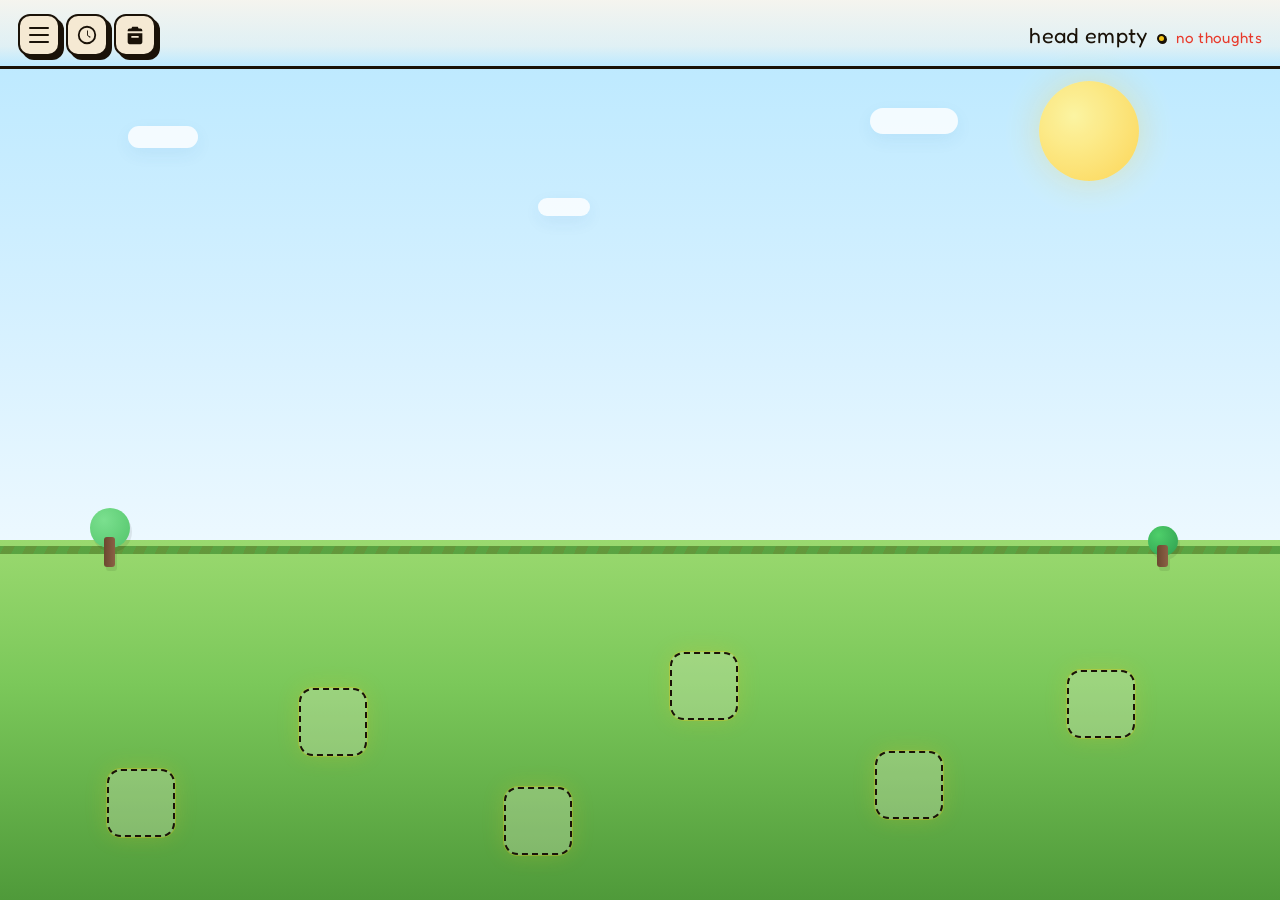
<file: tracker.html>
<!DOCTYPE html>
<html lang="en">
<head>
  <script>
    (function () {
      try {
        if (!/\.github\.io$/i.test(window.location.hostname)) return;
        var parts = window.location.pathname.split('/').filter(Boolean);
        if (!parts.length) return;
        var seg = parts[0];
        if (!seg || /\.html?$/i.test(seg)) return;
        var b = document.createElement('base');
        b.href = '/' + seg + '/';
        document.head.prepend(b);
      } catch (e) {
        /* no-op */
      }
    })();
  </script>
  <meta charset="UTF-8" />
  <meta name="viewport" content="width=device-width, initial-scale=1.0" />
  <title>head empty — assignment tracker</title>
  <meta http-equiv="refresh" content="0; url=app.html" />
  <script>
    location.replace('app.html');
  </script>
</head>
<body>
  <p style="font-family: system-ui, sans-serif; padding: 1rem;">
    This screen now lives in the main app.
    <a href="app.html">Open head empty</a>
  </p>
</body>
</html>
</file>
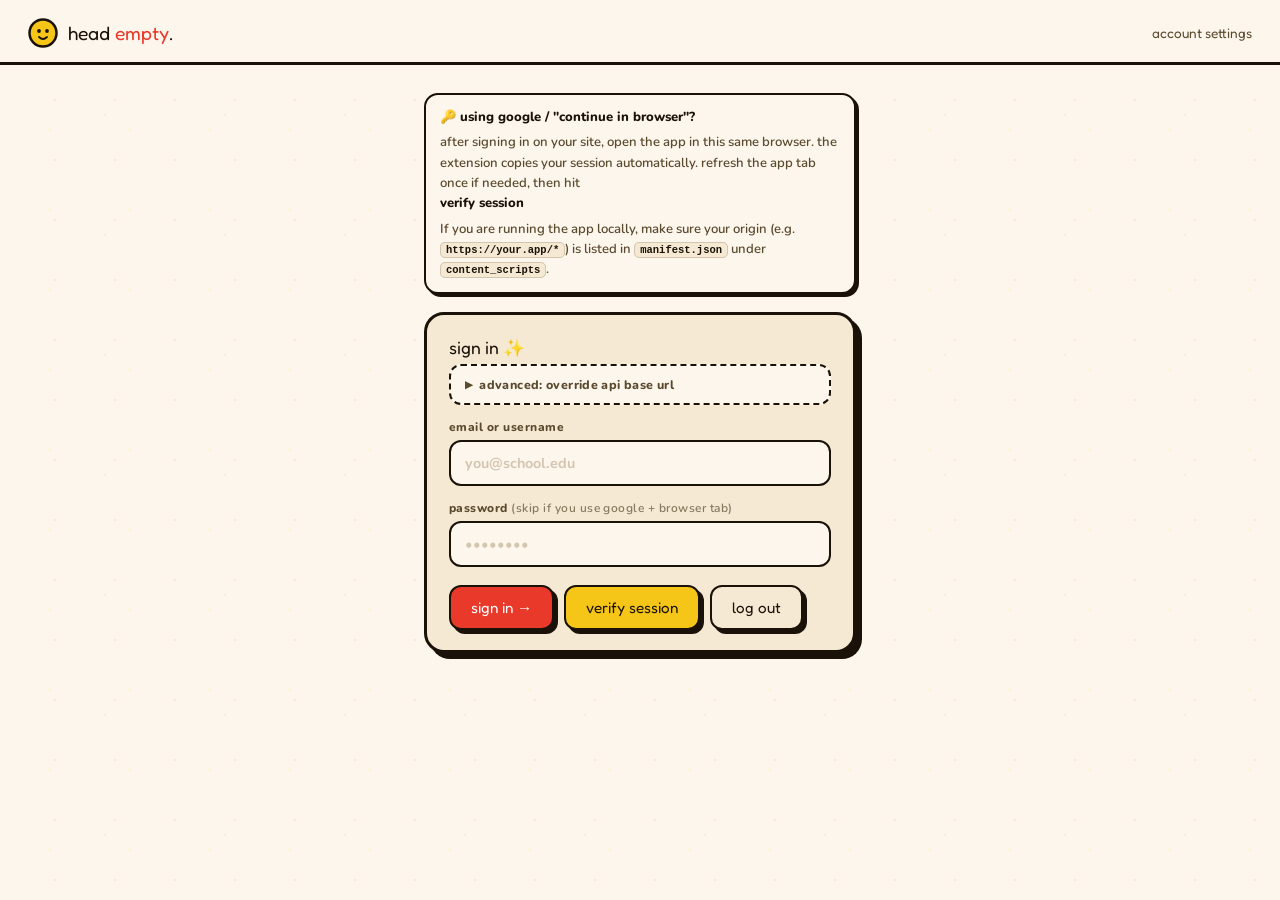
<file: extension/options.html>
<!DOCTYPE html>
<html lang="en">
<head>
  <meta charset="UTF-8" />
  <meta name="viewport" content="width=device-width, initial-scale=1" />
  <title>head empty — account</title>
  <link href="https://fonts.googleapis.com/css2?family=Fredoka+One&family=Nunito:wght@400;600;700;800&display=swap" rel="stylesheet" />
  <style>
    *, *::before, *::after { box-sizing: border-box; margin: 0; padding: 0; }

    :root {
      --beige:      #fdf6ec;
      --beige-dark: #f5e9d3;
      --beige-edge: #d4c4b0;
      --ink:        #1a1208;
      --ink-light:  #5a4a2e;
      --red:        #e8392a;
      --blue:       #1e6fd9;
      --yellow:     #f5c518;
      --green:      #3bbf6e;
      --card-shadow:    4px 4px 0px var(--ink);
      --card-shadow-lg: 6px 6px 0px var(--ink);
    }

    html { scroll-behavior: smooth; }

    body {
      font-family: 'Nunito', sans-serif;
      background: var(--beige);
      color: var(--ink);
      min-height: 100vh;
      padding: 0;
    }

    /* dot texture */
    body::before {
      content: '';
      position: fixed; inset: 0;
      background-image:
        radial-gradient(circle, var(--yellow) 2px, transparent 2px),
        radial-gradient(circle, var(--blue) 1.5px, transparent 1.5px),
        radial-gradient(circle, var(--red) 1px, transparent 1px);
      background-size: 80px 80px, 120px 120px, 60px 60px;
      background-position: 10px 10px, 45px 55px, 25px 70px;
      opacity: 0.08;
      pointer-events: none; z-index: 0;
    }

    /* ── page header ── */
    .page-header {
      display: flex; align-items: center; gap: 10px;
      padding: 18px 28px 14px;
      border-bottom: 3px solid var(--ink);
      background: var(--beige);
      position: relative; z-index: 1;
    }
    .brand-logo { width: 30px; height: 30px; flex-shrink: 0; }
    .brand-name {
      font-family: 'Fredoka One', cursive;
      font-size: 1.2rem; text-transform: lowercase; color: var(--ink);
    }
    .brand-name span { color: var(--red); }
    .page-header-sub {
      margin-left: auto;
      font-family: 'Fredoka One', cursive;
      font-size: 0.85rem; color: var(--ink-light); text-transform: lowercase;
    }

    /* ── main content ── */
    .main {
      position: relative; z-index: 1;
      max-width: 480px;
      margin: 0 auto;
      padding: 28px 24px 48px;
    }

    /* ── section card ── */
    .card {
      background: var(--beige-dark);
      border: 3px solid var(--ink);
      border-radius: 20px;
      padding: 22px 22px 20px;
      box-shadow: var(--card-shadow-lg);
      margin-bottom: 20px;
    }

    .card-title {
      font-family: 'Fredoka One', cursive;
      font-size: 1.1rem; text-transform: lowercase;
      color: var(--ink); margin-bottom: 6px;
    }

    /* ── callout ── */
    .callout {
      font-size: 0.82rem; font-weight: 600;
      color: var(--ink-light); line-height: 1.55;
      background: var(--beige);
      border: 2.5px solid var(--ink);
      border-radius: 14px; padding: 12px 14px;
      margin-bottom: 18px;
      box-shadow: 3px 3px 0 var(--ink);
    }
    .callout strong { display: block; margin-bottom: 5px; color: var(--ink); font-weight: 800; }
    .callout code {
      font-family: 'Courier New', monospace; font-size: 0.8em;
      background: var(--beige-dark); padding: 1px 5px; border-radius: 5px;
      border: 1.5px solid var(--beige-edge); color: var(--ink);
    }

    /* ── form ── */
    label {
      display: block; font-size: 0.75rem; font-weight: 800;
      letter-spacing: 0.04em; text-transform: lowercase;
      color: var(--ink-light); margin: 14px 0 5px;
    }
    label:first-of-type { margin-top: 0; }

    input[type="text"],
    input[type="password"],
    input[type="url"] {
      width: 100%;
      padding: 11px 14px;
      font-family: 'Nunito', sans-serif; font-size: 0.9rem; font-weight: 700;
      border: 2.5px solid var(--ink); border-radius: 12px;
      background: var(--beige); color: var(--ink); outline: none;
      transition: box-shadow 0.15s, border-color 0.15s;
    }
    input::placeholder { color: var(--beige-edge); }
    input:focus { border-color: var(--blue); box-shadow: 0 0 0 3px rgba(30,111,217,0.15); }

    /* ── advanced details ── */
    details.advanced {
      margin-bottom: 14px;
      background: var(--beige);
      border: 2px dashed var(--ink);
      border-radius: 12px; padding: 10px 14px;
    }
    details.advanced summary {
      cursor: pointer; font-size: 0.78rem; font-weight: 800;
      text-transform: lowercase; letter-spacing: 0.03em; color: var(--ink-light);
      list-style: none; display: flex; align-items: center; gap: 6px;
    }
    details.advanced summary::before {
      content: '▶'; font-size: 0.6rem; transition: transform 0.15s;
    }
    details[open].advanced summary::before { transform: rotate(90deg); }
    details.advanced label { margin-top: 10px; }

    /* ── buttons ── */
    .btn-row { display: flex; flex-wrap: wrap; gap: 10px; margin-top: 18px; }

    .btn {
      display: inline-flex; align-items: center; justify-content: center;
      padding: 11px 20px;
      font-family: 'Fredoka One', cursive; font-size: 0.95rem;
      border-radius: 12px; border: 2.5px solid var(--ink);
      cursor: pointer; text-transform: lowercase;
      box-shadow: var(--card-shadow);
      transition: transform 0.1s, box-shadow 0.1s;
    }
    .btn:hover  { transform: translate(-2px,-2px); box-shadow: var(--card-shadow-lg); }
    .btn:active { transform: translate(2px,2px);   box-shadow: 1px 1px 0 var(--ink); }

    .btn-primary { background: var(--red);    color: #fff; }
    .btn-ghost   { background: var(--beige-dark); color: var(--ink); }
    .btn-yellow  { background: var(--yellow); color: var(--ink); }

    /* ── status ── */
    .status {
      margin-top: 14px; padding: 11px 14px;
      border-radius: 12px; border: 2.5px solid var(--ink);
      font-size: 0.86rem; font-weight: 700; line-height: 1.5;
      box-shadow: 3px 3px 0 var(--ink); white-space: pre-wrap;
    }
    .status:empty { display: none; }
    .status--ok    { background: #dcfce7; color: var(--ink); }
    .status--error { background: #fde8e8; color: var(--ink); }
  </style>
</head>
<body>

  <!-- page header -->
  <header class="page-header">
    <svg class="brand-logo" viewBox="0 0 30 30">
      <circle cx="15" cy="15" r="13.5" fill="#f5c518" stroke="#1a1208" stroke-width="2.5"/>
      <circle cx="11"  cy="13" r="1.9" fill="#1a1208"/>
      <circle cx="19"  cy="13" r="1.9" fill="#1a1208"/>
      <path d="M11 19 Q15 23 19 19" stroke="#1a1208" stroke-width="1.8" fill="none" stroke-linecap="round"/>
    </svg>
    <span class="brand-name">head <span>empty</span>.</span>
    <span class="page-header-sub">account settings</span>
  </header>

  <main class="main">

    <!-- google callout -->
    <div class="callout">
      <strong>🔑 using google / "continue in browser"?</strong>
      after signing in on your site, open the app in this same browser. the extension copies your session automatically. refresh the app tab once if needed, then hit <strong>verify session</strong> If you are running the app locally, make sure your origin (e.g. <code>https://your.app/*</code>) is listed in <code>manifest.json</code> under <code>content_scripts</code>.
    </div>

    <!-- sign-in card -->
    <div class="card">
      <div class="card-title">sign in ✨</div>

      <form id="loginForm" autocomplete="on">
        <details class="advanced" id="apiAdvanced">
          <summary>advanced: override api base url</summary>
          <label for="apiBase">custom url (no trailing slash) — leave blank for auto-detect</label>
          <input type="url" id="apiBase" name="apiBase"
            placeholder="https://your-api.com" spellcheck="false" />
        </details>

        <label for="ident">email or username</label>
        <input type="text" id="ident" name="ident"
          autocomplete="username" placeholder="you@school.edu" required />

        <label for="password">password <span style="font-weight:600;opacity:.7">(skip if you use google + browser tab)</span></label>
        <input type="password" id="password" name="password"
          autocomplete="current-password" placeholder="••••••••" />

        <div class="btn-row">
          <button type="submit" class="btn btn-primary" id="loginBtn">sign in →</button>
          <button type="button" class="btn btn-yellow" id="verifyBtn">verify session</button>
          <button type="button" class="btn btn-ghost"  id="logoutBtn">log out</button>
        </div>
      </form>
    </div>

    <div id="status" class="status" role="status" aria-live="polite"></div>

  </main>

  <script src="options.js"></script>
</body>
</html>
</file>
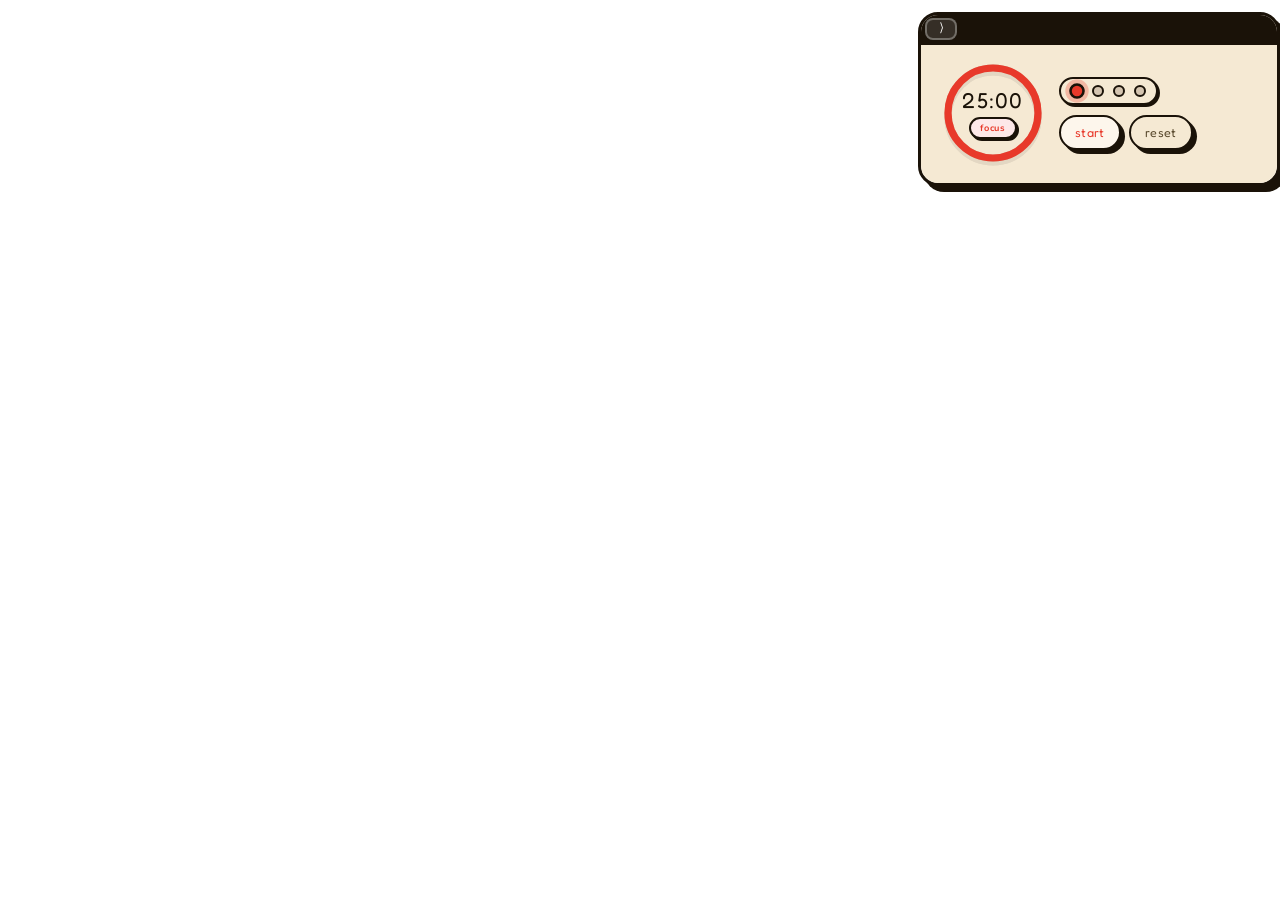
<file: extension/overlay-timer.html>
<!DOCTYPE html>
<html lang="en" class="ext-ov-html ext-ov-timer">
<head>
  <meta charset="UTF-8" />
  <meta name="viewport" content="width=device-width, initial-scale=1" />
  <meta name="color-scheme" content="light dark" />
  <title>head empty — timer</title>
  <link rel="preconnect" href="https://fonts.googleapis.com" />
  <link rel="preconnect" href="https://fonts.gstatic.com" crossorigin />
  <link href="https://fonts.googleapis.com/css2?family=Fredoka+One&family=Nunito:wght@400;600;700;800&display=swap" rel="stylesheet" />
  <link rel="stylesheet" href="overlay.css" />
</head>
<body class="ext-ov-body">
  <div id="extNotif" class="ext-notif" role="status" aria-live="polite"></div>

  <aside id="timerDock" class="timer-dock" aria-label="Pomodoro timer">
    <div class="timer-dock__shell" id="timerDockShell">
      <div class="timer-dock__handle" role="group" aria-label="Timer">
        <button
          type="button"
          class="timer-dock__pin-btn"
          id="timerDockMinBtn"
          aria-pressed="false"
          aria-label="Minimize timer to a side tab"
          title="minimize to side tab"
        >⟩</button>
      </div>
      <div class="ext-forbidden-wrap">
        <div id="extForbiddenBar" class="ext-forbidden-bar" hidden>forbidden site — timer paused</div>
      </div>
      <div class="timer-dock__inner" id="timerDockInner">
        <div class="timer-row timer-row--float">
          <div class="timer-ring-wrap timer-ring-wrap--float">
            <svg class="timer-svg" viewBox="0 0 120 120" aria-hidden="true">
              <circle class="ring-track" cx="60" cy="60" r="50" />
              <circle
                class="ring-progress"
                id="progressRing"
                cx="60"
                cy="60"
                r="50"
                stroke-dasharray="314"
                stroke-dashoffset="0"
                transform="rotate(-90 60 60)"
              />
            </svg>
            <div class="timer-display">
              <div class="timer-time" id="timerDisplay">25:00</div>
              <div class="phase-badge" id="phaseBadge">focus</div>
            </div>
          </div>
          <div class="timer-side timer-side--float">
            <div class="sessions" id="sessions">
              <div class="session-dot active" id="sd0"></div>
              <div class="session-dot" id="sd1"></div>
              <div class="session-dot" id="sd2"></div>
              <div class="session-dot" id="sd3"></div>
            </div>
            <div class="btn-group btn-group--float">
              <button type="button" class="btn btn--start" id="startBtn">start</button>
              <button type="button" class="btn btn--reset" id="resetBtn">reset</button>
            </div>
          </div>
        </div>
      </div>
    </div>
  </aside>

  <script src="lib/timer.js"></script>
  <script src="overlay-timer.js"></script>
</body>
</html>
</file>
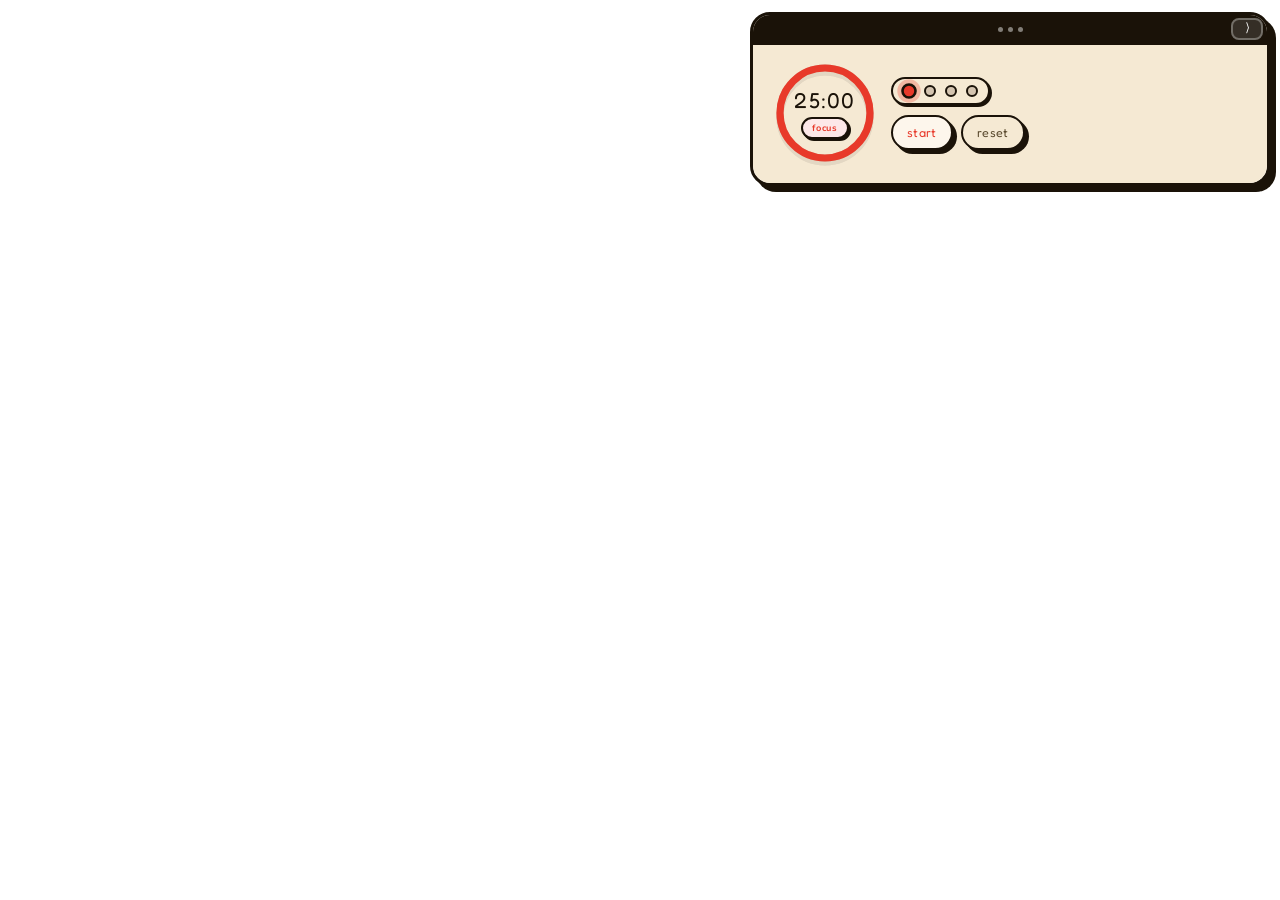
<file: extension/overlay.html>
<!DOCTYPE html>
<html lang="en" class="ext-ov-html">
<head>
  <meta charset="UTF-8" />
  <meta name="viewport" content="width=device-width, initial-scale=1" />
  <meta name="color-scheme" content="light dark" />
  <title>head empty — overlay</title>
  <link rel="preconnect" href="https://fonts.googleapis.com" />
  <link rel="preconnect" href="https://fonts.gstatic.com" crossorigin />
  <link href="https://fonts.googleapis.com/css2?family=Fredoka+One&family=Nunito:wght@400;600;700;800&display=swap" rel="stylesheet" />
  <link rel="stylesheet" href="overlay.css" />
</head>
<body class="ext-ov-body">
  <div id="extNotif" class="ext-notif" role="status" aria-live="polite"></div>

  <aside id="timerDock" class="timer-dock" aria-label="Pomodoro timer">
    <div class="timer-dock__shell" id="timerDockShell">
      <div
        class="timer-dock__handle"
        id="timerDockHandle"
        role="group"
        aria-label="Timer title bar"
        tabindex="0"
        data-drag-hint="Drag to move timer"
        title="drag the grip to move"
      >
        <span class="timer-dock__handle-spacer" aria-hidden="true"></span>
        <span class="timer-dock__grip" aria-hidden="true" id="timerDockGrip" title="drag to move">
          <span></span><span></span><span></span>
        </span>
        <button
          type="button"
          class="timer-dock__pin-btn"
          id="timerDockMinBtn"
          aria-pressed="false"
          aria-label="Minimize timer to a side tab"
          title="minimize to side tab"
        >⟩</button>
      </div>
      <div class="ext-forbidden-wrap">
        <div id="extForbiddenBar" class="ext-forbidden-bar" hidden>forbidden site — timer paused</div>
      </div>
      <div class="timer-dock__inner" id="timerDockInner">
        <div class="timer-row timer-row--float">
          <div class="timer-ring-wrap timer-ring-wrap--float">
            <svg class="timer-svg" viewBox="0 0 120 120" aria-hidden="true">
              <circle class="ring-track" cx="60" cy="60" r="50" />
              <circle
                class="ring-progress"
                id="progressRing"
                cx="60"
                cy="60"
                r="50"
                stroke-dasharray="314"
                stroke-dashoffset="0"
                transform="rotate(-90 60 60)"
              />
            </svg>
            <div class="timer-display">
              <div class="timer-time" id="timerDisplay">25:00</div>
              <div class="phase-badge" id="phaseBadge">focus</div>
            </div>
          </div>
          <div class="timer-side timer-side--float">
            <div class="sessions" id="sessions">
              <div class="session-dot active" id="sd0"></div>
              <div class="session-dot" id="sd1"></div>
              <div class="session-dot" id="sd2"></div>
              <div class="session-dot" id="sd3"></div>
            </div>
            <div class="btn-group btn-group--float">
              <button type="button" class="btn btn--start" id="startBtn">start</button>
              <button type="button" class="btn btn--reset" id="resetBtn">reset</button>
            </div>
          </div>
        </div>
      </div>
    </div>
  </aside>

  <div id="extCreatureLane" class="ext-creature-lane" aria-hidden="true"></div>

  <script src="lib/creatures.js"></script>
  <script src="lib/timer.js"></script>
  <script src="lib/extGame.js"></script>
  <script src="overlay.js"></script>
</body>
</html>
</file>
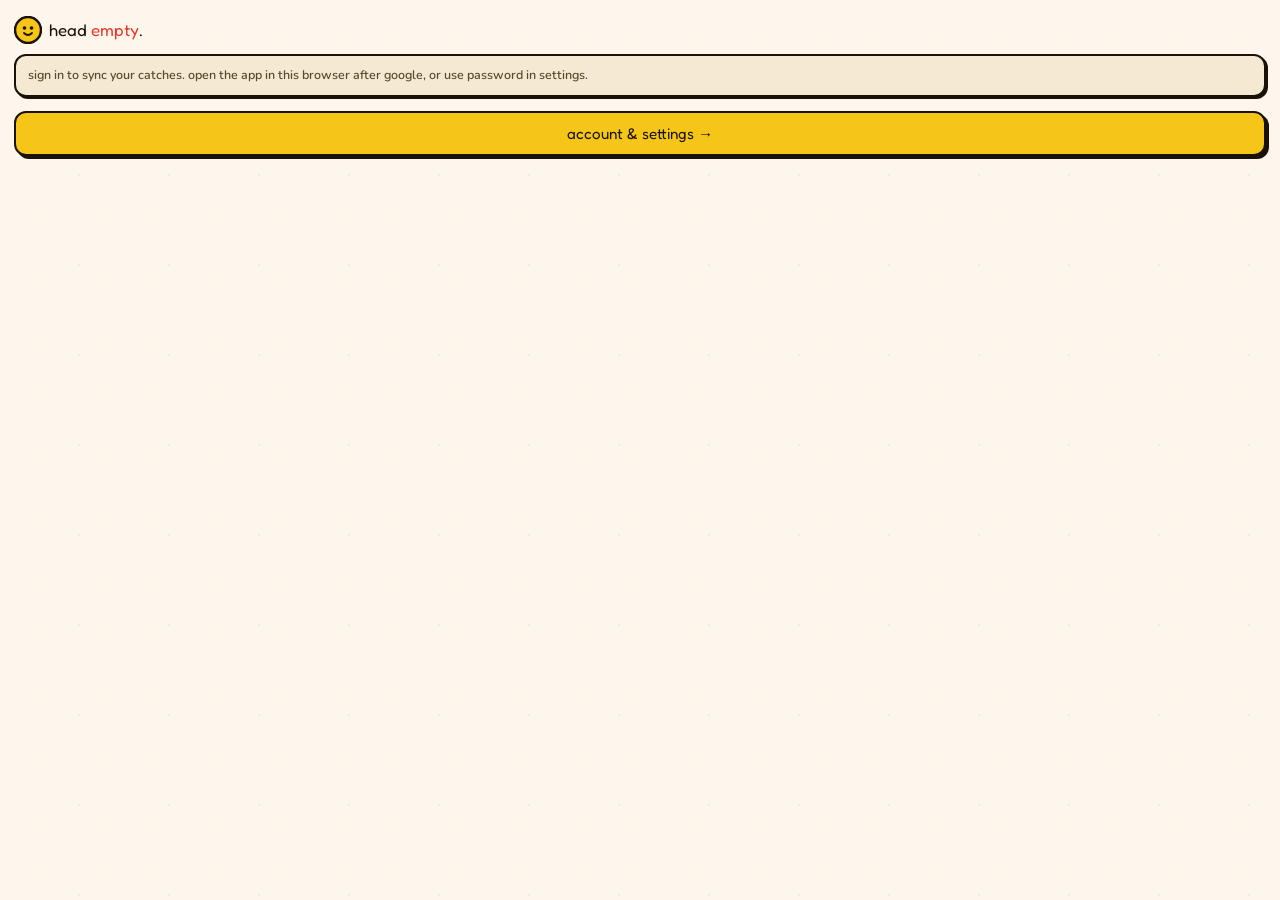
<file: extension/popup.html>
<!DOCTYPE html>
<html lang="en">
<head>
  <meta charset="UTF-8" />
  <meta name="viewport" content="width=device-width, initial-scale=1" />
  <title>head empty</title>
  <link href="https://fonts.googleapis.com/css2?family=Fredoka+One&family=Nunito:wght@400;600;700;800&display=swap" rel="stylesheet" />
  <style>
    *, *::before, *::after { box-sizing: border-box; margin: 0; padding: 0; }

    :root {
      --beige:      #fdf6ec;
      --beige-dark: #f5e9d3;
      --ink:        #1a1208;
      --ink-light:  #5a4a2e;
      --red:        #e8392a;
      --yellow:     #f5c518;
      --card-shadow: 3px 3px 0px var(--ink);
    }

    body {
      font-family: 'Nunito', sans-serif;
      background: var(--beige);
      color: var(--ink);
      min-width: 220px;
      padding: 16px 14px 18px;
    }

    /* dot texture */
    body::before {
      content: '';
      position: fixed; inset: 0;
      background-image:
        radial-gradient(circle, var(--yellow) 1.5px, transparent 1.5px),
        radial-gradient(circle, #1e6fd9 1px, transparent 1px);
      background-size: 60px 60px, 90px 90px;
      background-position: 8px 8px, 34px 40px;
      opacity: 0.07;
      pointer-events: none; z-index: 0;
    }

    .inner { position: relative; z-index: 1; }

    .brand {
      display: flex; align-items: center; gap: 7px;
      margin-bottom: 10px;
    }
    .brand-logo {
      width: 28px; height: 28px; flex-shrink: 0;
    }
    .brand-name {
      font-family: 'Fredoka One', cursive;
      font-size: 1.05rem; text-transform: lowercase; color: var(--ink);
      line-height: 1;
    }
    .brand-name span { color: var(--red); }

    .hint {
      font-size: 0.78rem; font-weight: 600; color: var(--ink-light);
      line-height: 1.5; margin-bottom: 14px;
      padding: 10px 12px;
      background: var(--beige-dark);
      border: 2px solid var(--ink);
      border-radius: 12px;
      box-shadow: 2px 2px 0 var(--ink);
    }
    .hint strong { color: var(--ink); font-weight: 800; }

    button {
      width: 100%;
      padding: 11px 14px;
      font-family: 'Fredoka One', cursive;
      font-size: 0.95rem;
      border-radius: 12px;
      border: 2.5px solid var(--ink);
      background: var(--yellow);
      color: var(--ink);
      cursor: pointer;
      box-shadow: var(--card-shadow);
      transition: transform 0.1s, box-shadow 0.1s;
      text-transform: lowercase;
    }
    button:hover  { transform: translate(-2px,-2px); box-shadow: 5px 5px 0 var(--ink); }
    button:active { transform: translate(2px,2px);   box-shadow: 1px 1px 0 var(--ink); }
  </style>
</head>
<body>
  <div class="inner">
    <div class="brand">
      <svg class="brand-logo" viewBox="0 0 28 28">
        <circle cx="14" cy="14" r="13" fill="#f5c518" stroke="#1a1208" stroke-width="2.5"/>
        <circle cx="10.5" cy="12" r="1.8" fill="#1a1208"/>
        <circle cx="17.5" cy="12" r="1.8" fill="#1a1208"/>
        <path d="M10 17 Q14 21 18 17" stroke="#1a1208" stroke-width="1.8" fill="none" stroke-linecap="round"/>
      </svg>
      <span class="brand-name">head <span>empty</span>.</span>
    </div>

    <p class="hint">
      sign in to sync your catches. open the app in this browser after google, or use password in settings.
    </p>

    <button type="button" id="openOpts">account &amp; settings →</button>
  </div>
  <script src="popup.js"></script>
</body>
</html>
</file>
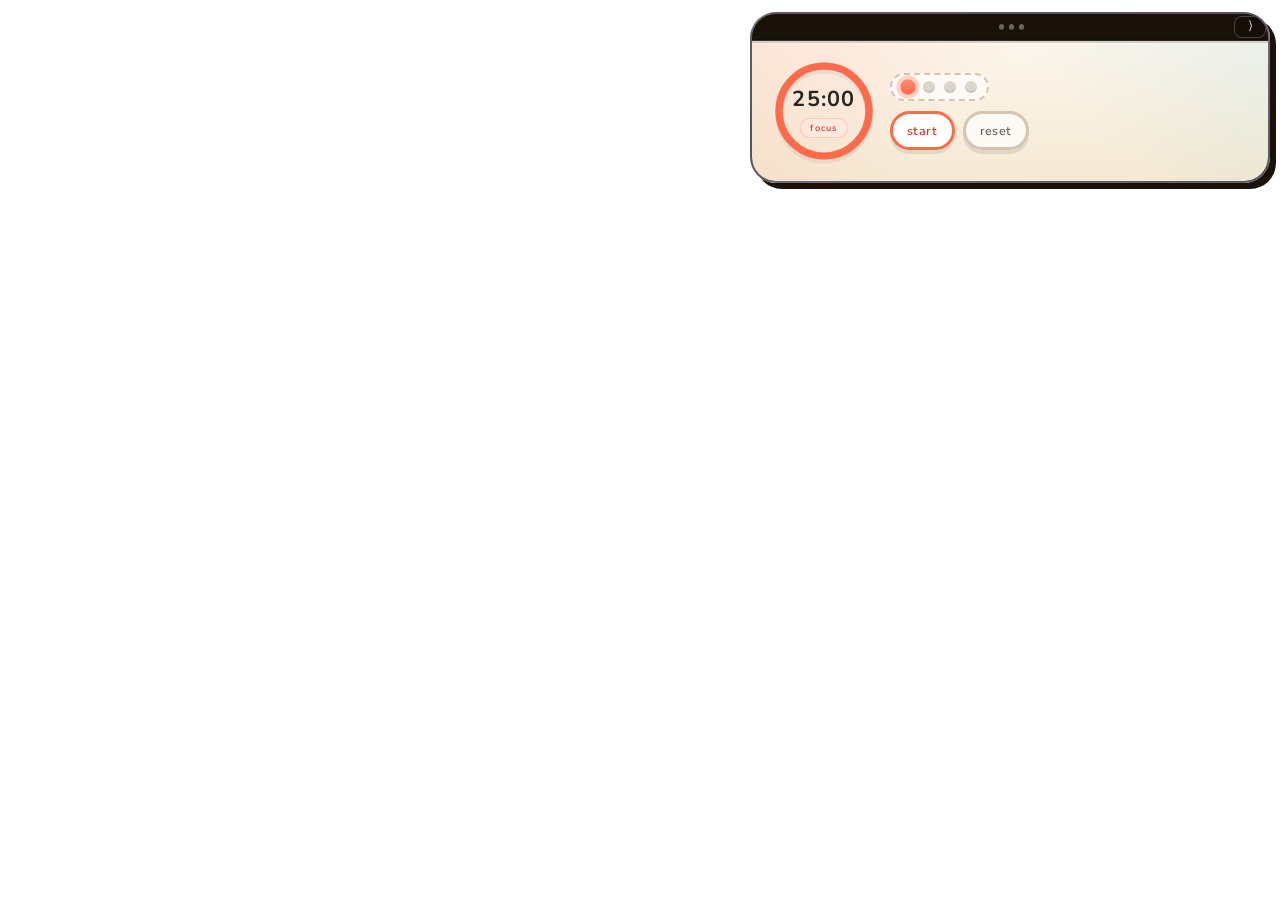
<file: extension/timer.html>
<!DOCTYPE html>
<html lang="en" class="ext-ov-html">
<head>
  <meta charset="UTF-8" />
  <meta name="viewport" content="width=device-width, initial-scale=1" />
  <title>head empty — timer</title>
  <link rel="preconnect" href="https://fonts.googleapis.com" />
  <link rel="preconnect" href="https://fonts.gstatic.com" crossorigin />
  <link href="https://fonts.googleapis.com/css2?family=Fredoka+One&family=Nunito:wght@400;600;700;800&display=swap" rel="stylesheet" />
  <link rel="stylesheet" href="css/timer-embed.css" />
</head>
<body class="ext-ov-body">
  <div id="extNotif" class="ext-notif" role="status" aria-live="polite"></div>

  <aside id="timerDock" class="timer-dock" aria-label="Pomodoro timer">
    <div class="timer-dock__shell" id="timerDockShell">
      <div
        class="timer-dock__handle"
        id="timerDockHandle"
        role="group"
        aria-label="Timer title bar"
        tabindex="0"
        data-drag-hint="Drag to move timer"
        title="drag the grip to move"
      >
        <span class="timer-dock__handle-spacer" aria-hidden="true"></span>
        <span class="timer-dock__grip" aria-hidden="true" id="timerDockGrip" title="drag to move">
          <span></span><span></span><span></span>
        </span>
        <button
          type="button"
          class="timer-dock__pin-btn"
          id="timerDockMinBtn"
          aria-pressed="false"
          aria-label="Minimize timer to a side tab"
          title="minimize to side tab"
        >⟩</button>
      </div>
      <div class="ext-forbidden-wrap">
        <div id="extForbiddenBar" class="ext-forbidden-bar" hidden>forbidden site — timer paused</div>
      </div>
      <div class="timer-dock__inner" id="timerDockInner">
        <div class="timer-row timer-row--float">
          <div class="timer-ring-wrap timer-ring-wrap--float">
            <svg class="timer-svg" viewBox="0 0 120 120" aria-hidden="true">
              <circle class="ring-track" cx="60" cy="60" r="50" />
              <circle
                class="ring-progress"
                id="progressRing"
                cx="60"
                cy="60"
                r="50"
                stroke-dasharray="314"
                stroke-dashoffset="0"
                transform="rotate(-90 60 60)"
              />
            </svg>
            <div class="timer-display">
              <div class="timer-time" id="timerDisplay">25:00</div>
              <div class="phase-badge" id="phaseBadge">focus</div>
            </div>
          </div>
          <div class="timer-side timer-side--float">
            <div class="sessions" id="sessions">
              <div class="session-dot active" id="sd0"></div>
              <div class="session-dot" id="sd1"></div>
              <div class="session-dot" id="sd2"></div>
              <div class="session-dot" id="sd3"></div>
            </div>
            <div class="btn-group btn-group--float">
              <button type="button" class="btn btn--start" id="startBtn">start</button>
              <button type="button" class="btn btn--reset" id="resetBtn">reset</button>
            </div>
          </div>
        </div>
      </div>
    </div>
  </aside>

  <script src="lib/timer.js"></script>
  <script src="lib/timer-embed.js"></script>
</body>
</html>
</file>
<file: css/style.css>
/* ── tokens ─────────────────────────────────── */
:root {
  /* index.html design system */
  --beige:        #fdf6ec;
  --beige-dark:   #f5e9d3;
  --beige-edge:   #d4c4b0;
  --red:          #e8392a;
  --blue:         #1e6fd9;
  --yellow:       #f5c518;
  --green:        #3bbf6e;
  --purple:       #9b59d0;
  --ink:          #1a1208;
  --ink-light:    #5a4a2e;
  --card-shadow:    4px 4px 0px var(--ink);
  --card-shadow-lg: 6px 6px 0px var(--ink);

  /* habitat / creature colours (keep parity) */
  --cartoon-ink:    #1a1208;
  --cartoon-shadow: 4px 4px 0 rgba(26, 18, 8, 0.22);

  /* semantic aliases used throughout */
  --paper:        var(--beige);
  --paper-2:      var(--beige-dark);
  --paper-edge:   var(--beige-edge);
  --text-primary: #1a1208;
  --text-muted:   #5a4a2e;
  --text-hint:    #9a8a72;

  --sun:          #ffd54f;
  --sun-glow:     #fff59d;
  --coral:        #e8392a;   /* red for primary actions */
  --coral-soft:   #fde8e8;
  --mint:         #3bbf6e;
  --mint-soft:    #dff8ea;
  --pool:         #1e6fd9;
  --pool-soft:    #dbeafe;

  --grass:        #7bc85a;
  --grass-dark:   #4f9a3a;
  --sky-top:      #b8e8ff;
  --sky-mid:      #d4f0ff;
  --sky-low:      #eef9ff;

  --brown:        #8b6045;
  --leaf:         #52c46a;
  --leaf-dark:    #2e9d4f;

  --shadow-soft:  0 18px 50px rgba(26, 18, 8, 0.12);
  --shadow-lift:  0 8px 0 rgba(26, 18, 8, 0.06);
  --radius-panel: 24px;
  --radius-btn:   999px;
}

/* ── base ───────────────────────────────────── */
html { min-height: 100%; min-height: 100dvh; scroll-behavior: smooth; }

body {
  font-family: 'Nunito', sans-serif;
  background-color: var(--beige);
  color: var(--ink);
  min-height: 100%; min-height: 100dvh;
  margin: 0;
  overflow-x: hidden;
  -webkit-font-smoothing: antialiased;
}

/* Dot-grid texture — matches index.html */
body::before {
  content: '';
  position: fixed; inset: 0;
  background-image:
    radial-gradient(circle, var(--yellow) 2px, transparent 2px),
    radial-gradient(circle, var(--blue)   1.5px, transparent 1.5px),
    radial-gradient(circle, var(--red)    1px,   transparent 1px);
  background-size: 80px 80px, 120px 120px, 60px 60px;
  background-position: 10px 10px, 45px 55px, 25px 70px;
  opacity: 0.06;
  pointer-events: none; z-index: 0;
}

/* ── shell ──────────────────────────────────── */
.app {
  display: flex;
  flex-direction: column;
  min-height: 100dvh; min-height: 100svh;
  width: 100%; max-width: none;
  padding: env(safe-area-inset-top, 0) env(safe-area-inset-right, 0)
    env(safe-area-inset-bottom, 0) env(safe-area-inset-left, 0);
  position: relative; z-index: 1;
}

/* ── screens ────────────────────────────────── */
.screen { display: none; flex: 1 1 auto; flex-direction: column; min-height: 0; }
.screen--active { display: flex; }

#screen-focus.screen--active {
  position: fixed; inset: 0; z-index: 1;
  flex-direction: column; min-height: 100dvh; min-height: 100svh; padding: 0;
}
#screen-focus.screen--active #focusArena.habitat {
  flex: 1 1 auto; min-height: 0; margin: 0;
  border-radius: 0; border: none; box-shadow: none;
}
#screen-focus.screen--active .controls {
  position: fixed; z-index: 40;
  left: max(12px, env(safe-area-inset-left, 0));
  right: max(12px, env(safe-area-inset-right, 0));
  bottom: max(12px, env(safe-area-inset-bottom, 0));
  margin: 0 auto;
  width: min(520px, calc(100vw - 24px));
  max-width: min(520px, calc(100vw - 24px));
  box-sizing: border-box;
}

#screen-home.screen--active {
  position: fixed; inset: 0; z-index: 1;
  flex-direction: column; min-height: 100dvh; min-height: 100svh; padding: 0;
}
#screen-home.screen--active .home-shell {
  flex: 1 1 auto; min-height: 0; margin: 0; gap: 0;
  height: 100%; display: flex; flex-direction: column;
}
#screen-home.screen--active .home-habitat {
  flex: 1 1 auto; min-height: 0;
  border-radius: 0; border: none; box-shadow: none;
}
#screen-home.screen--active .home-hint {
  position: fixed; z-index: 40;
  left: max(12px, env(safe-area-inset-left, 0));
  right: max(12px, env(safe-area-inset-right, 0));
  bottom: max(12px, env(safe-area-inset-bottom, 0));
  margin: 0 auto;
  max-width: min(640px, calc(100vw - 24px));
  width: min(640px, calc(100vw - 24px));
  box-sizing: border-box;
  padding: 10px 16px 12px;
  background: rgba(26, 18, 8, 0.72);
  border: 2px solid var(--ink);
  border-radius: 16px;
  box-shadow: var(--card-shadow);
}

/* top bar floats over habitat screens */
body:has(#screen-focus.screen--active) .app-top,
body:has(#screen-home.screen--active)  .app-top {
  position: fixed; z-index: 50; top: 0; left: 0; right: 0;
  padding: calc(14px + env(safe-area-inset-top, 0))
           calc(18px + env(safe-area-inset-right, 0))
           10px
           calc(18px + env(safe-area-inset-left, 0));
  background: linear-gradient(180deg,
    rgba(253, 246, 236, 0.88) 0%,
    rgba(253, 246, 236, 0.55) 70%,
    rgba(253, 246, 236, 0) 100%);
  pointer-events: none;
}
body:has(#screen-focus.screen--active) .app-top *,
body:has(#screen-home.screen--active)  .app-top * { pointer-events: auto; }

body:has(#screen-focus.screen--active) .timer-dock,
body:has(#screen-home.screen--active)  .timer-dock {
  top: calc(56px + env(safe-area-inset-top, 0));
}

/* ── top bar ────────────────────────────────── */
.app-top {
  flex-shrink: 0;
  display: flex; align-items: center; justify-content: flex-start;
  flex-wrap: wrap; gap: 12px;
  padding: 14px 18px 10px;
  background: var(--beige);
  border-bottom: 3px solid var(--ink);
  color: var(--ink);
}

.app-top__brand {
  display: flex; flex-wrap: wrap; align-items: baseline;
  gap: 6px 10px; letter-spacing: 0.02em;
  margin-left: auto; justify-content: flex-end;
}

.app-top__title {
  font-family: 'Fredoka One', cursive;
  font-size: clamp(1.05rem, 2.8vw, 1.35rem);
  text-transform: lowercase; color: var(--ink);
}

.app-top__dot {
  display: inline-block; width: 9px; height: 9px;
  border-radius: 50%; background: var(--yellow);
  border: 2px solid var(--ink);
  box-shadow: 1px 1px 0 var(--ink);
  vertical-align: middle;
}

.app-top__subtitle {
  font-family: 'Fredoka One', cursive;
  font-size: clamp(0.82rem, 2vw, 0.95rem);
  color: var(--red); text-transform: lowercase;
}

.app-top__tray { display: flex; align-items: center; gap: 6px; flex-shrink: 0; }

/* icon buttons — neo-brutalist style */
.icon-btn {
  display: inline-flex; align-items: center; justify-content: center;
  width: 42px; height: 42px; padding: 0;
  border-radius: 12px;
  border: 2.5px solid var(--ink);
  background: var(--beige-dark);
  color: var(--ink);
  cursor: pointer;
  box-shadow: var(--card-shadow);
  transition: transform 0.1s, box-shadow 0.1s;
}
.icon-btn:hover  { transform: translate(-2px,-2px); box-shadow: var(--card-shadow-lg); }
.icon-btn:active { transform: translate(2px,2px); box-shadow: 1px 1px 0 var(--ink); }
.icon-btn__svg { display: block; }
.icon-btn__svg--hidden { display: none; }
.icon-btn__hamburger { display: flex; flex-direction: column; justify-content: center; gap: 5px; width: 20px; }
.icon-btn__hamburger span { display: block; height: 2px; border-radius: 2px; background: currentColor; }

/* ── side menu ──────────────────────────────── */
.side-menu {
  position: fixed; inset: 0; z-index: 60; pointer-events: none;
}
.side-menu:not([hidden]) { pointer-events: auto; }
.side-menu[hidden] { display: none; }

.side-menu__backdrop {
  position: absolute; inset: 0;
  background: rgba(26, 18, 8, 0.45);
  backdrop-filter: blur(2px);
}

.side-menu__panel {
  position: absolute; top: 0; left: 0; height: 100%;
  width: min(300px, 92vw);
  padding: calc(20px + env(safe-area-inset-top, 0)) 20px 24px;
  padding-left: calc(20px + env(safe-area-inset-left, 0));
  background: var(--beige);
  border-right: 3px solid var(--ink);
  box-shadow: 8px 0 0 var(--ink);
  transform: translateX(-100%);
  transition: transform 0.28s cubic-bezier(.34,1.1,.64,1);
  display: flex; flex-direction: column; min-height: 0; box-sizing: border-box;
}
.side-menu:not([hidden]) .side-menu__panel { transform: translateX(0); }

.side-menu__scroll { flex: 1 1 auto; min-height: 0; overflow-y: auto; }

.side-menu__footer {
  flex-shrink: 0; margin-top: 12px; padding-top: 14px;
  border-top: 2.5px solid var(--ink);
}
.side-menu__footer .side-menu__section-label { margin-top: 0; }

.side-menu__title {
  font-family: 'Fredoka One', cursive;
  font-size: 1.4rem; text-transform: lowercase;
  margin: 0 0 6px; color: var(--ink);
}

.side-menu__hint {
  margin: 0; font-size: 0.8rem; font-weight: 600;
  line-height: 1.45; color: var(--ink-light); text-transform: lowercase;
}

.side-menu__nav {
  display: flex; flex-direction: column; gap: 6px; margin-top: 18px;
}

.side-menu__section-label {
  margin: 14px 0 4px;
  font-size: 0.68rem; font-weight: 700; letter-spacing: 0.12em;
  text-transform: uppercase; color: var(--ink-light);
}
.side-menu__section-label:first-of-type { margin-top: 4px; }

.side-menu__nav .side-menu__nav-btn {
  width: 100%; text-align: left; box-sizing: border-box;
  padding: 10px 14px; border-radius: 12px;
  border: 2.5px solid var(--ink);
  background: var(--beige-dark);
  color: var(--ink);
  font-family: 'Nunito', sans-serif; font-size: 0.88rem; font-weight: 700;
  letter-spacing: 0.02em; text-transform: lowercase; cursor: pointer;
  box-shadow: 2px 2px 0 var(--ink);
  transition: transform 0.1s, box-shadow 0.1s, background 0.12s;
}
.side-menu__nav .side-menu__nav-btn:hover  { transform: translate(-2px,-2px); box-shadow: var(--card-shadow); }
.side-menu__nav .side-menu__nav-btn:active { transform: translate(1px,1px); box-shadow: 1px 1px 0 var(--ink); }

.side-menu__nav-btn--danger {
  border-color: var(--red) !important;
  color: var(--red) !important;
  background: #fde8e8 !important;
}
.side-menu__nav-btn--danger:hover { background: var(--red) !important; color: #fff !important; }

.side-menu__nav .tracker-tab { border-radius: 999px; }

/* ── tracker screen embed ───────────────────── */
.screen.screen--tracker.screen--active {
  display: flex; flex-direction: column; flex: 1 1 auto; min-height: 0;
  padding: 0 10px 14px;
}
.tracker-main--embed { flex: 1 1 auto; min-height: 0; margin-top: 4px; }

/* ── timer dock ─────────────────────────────── */
.timer-dock {
  position: fixed; z-index: 45;
  top: calc(52px + env(safe-area-inset-top, 0));
  right: calc(10px + env(safe-area-inset-right, 0));
  left: auto;
  width: min(520px, calc(100vw - 20px));
  box-sizing: border-box;
  transition: opacity 0.25s ease, visibility 0.25s;
}
.timer-dock--dragging { transition: none !important; }
.timer-dock--dragging .timer-dock__handle { cursor: grabbing; }
.timer-dock--hidden { visibility: hidden; opacity: 0; pointer-events: none; }

.timer-dock--minimized {
  top: 50% !important; left: auto !important;
  right: max(0px, env(safe-area-inset-right, 0)) !important;
  width: 58px !important; min-width: 58px; max-width: 58px;
  transform: translateY(-50%) !important;
  transition: width 0.2s ease, transform 0.2s ease, right 0.2s ease;
}
body:has(#screen-focus.screen--active) .timer-dock.timer-dock--minimized,
body:has(#screen-home.screen--active)  .timer-dock.timer-dock--minimized,
.timer-dock.timer-dock--minimized {
  top: 50% !important;
  right: max(0px, env(safe-area-inset-right, 0)) !important;
  transform: translateY(-50%) !important;
}
.timer-dock--minimized .timer-dock__shell { border-radius: 20px 0 0 20px; cursor: pointer; }
.timer-dock--minimized .timer-dock__handle { padding: 0 2px 0 4px; cursor: pointer; }
.timer-dock--minimized .timer-dock__handle-spacer,
.timer-dock--minimized .timer-dock__grip { display: none; }
.timer-dock--minimized .timer-dock__pin-btn {
  width: 100%; min-height: 28px; border-radius: 10px; margin: 0 2px;
  font-size: 1.05rem; line-height: 1;
}
.timer-dock--minimized .timer-dock__inner { padding: 8px 4px 10px; border-radius: 0 0 0 18px; }
.timer-dock--minimized .timer-row--float { flex-direction: column; align-items: center; gap: 6px; flex-wrap: nowrap; }
.timer-dock--minimized .timer-ring-wrap--float { width: 44px; height: 44px; }
.timer-dock--minimized .timer-dock__inner .timer-svg { opacity: 0.88; }
.timer-dock--minimized .timer-side--float { display: none !important; }
.timer-dock--minimized .timer-time { font-size: 0.5rem !important; padding: 0.3em 0.4em; }
.timer-dock--minimized .phase-badge { display: none !important; }
.timer-dock--minimized.timer-dock--dragging,
.timer-dock--minimized .timer-dock__handle { cursor: pointer; touch-action: auto; }

/* dock shell — neo-brutalist card */
.timer-dock__shell {
  width: 100%; box-sizing: border-box;
  border-radius: 20px; overflow: hidden;
  background: var(--beige);
  border: 3px solid var(--ink);
  box-shadow: var(--card-shadow-lg);
}

/* drag handle bar */
.timer-dock__handle {
  display: flex; align-items: center; justify-content: space-between;
  gap: 4px; height: 28px; flex-shrink: 0;
  padding: 0 4px 0 4px;
  cursor: grab; touch-action: none; user-select: none; -webkit-user-select: none;
  background: var(--ink);
  border-bottom: none;
}
.timer-dock__handle:hover { background: #2a1e0c; }
.timer-dock__handle:focus { outline: none; }
.timer-dock__handle:focus-visible { box-shadow: inset 0 0 0 2px rgba(245, 197, 24, 0.7); }

.timer-dock__handle-spacer { width: 32px; flex-shrink: 0; pointer-events: none; }

.timer-dock__pin-btn {
  flex-shrink: 0; width: 32px; height: 22px; padding: 0;
  display: inline-flex; align-items: center; justify-content: center;
  border: 2px solid rgba(255, 255, 255, 0.3); border-radius: 8px;
  background: rgba(255, 255, 255, 0.12); color: #fff;
  font-size: 0.95rem; font-weight: 700; line-height: 1; cursor: pointer;
  font-family: inherit; transition: background 0.12s, transform 0.1s;
}
.timer-dock__pin-btn:hover  { background: rgba(255,255,255,0.22); }
.timer-dock__pin-btn:active { transform: scale(0.95); }
.timer-dock__pin-btn:focus  { outline: none; }
.timer-dock__pin-btn:focus-visible { box-shadow: 0 0 0 2px rgba(245, 197, 24, 0.7); }

.timer-dock__grip {
  display: flex; flex: 1 1 auto; justify-content: center; align-items: center;
  gap: 5px; min-width: 0; pointer-events: none;
}
.timer-dock__grip span {
  width: 5px; height: 5px; border-radius: 50%;
  background: rgba(255, 255, 255, 0.45);
}

.timer-dock__inner {
  width: 100%; box-sizing: border-box;
  padding: 14px 18px 16px;
  background: var(--beige-dark);
  border-radius: 0 0 18px 18px; border: none;
  position: relative;
}
.timer-dock__inner > * { position: relative; z-index: 1; }

body.is-timer-dragging {
  cursor: grabbing; user-select: none; -webkit-user-select: none;
}

.timer-ring-wrap--float { width: 108px; height: 108px; flex-shrink: 0; }
.timer-side--float { flex: 1 1 auto; min-width: 200px; gap: 10px; }
.btn-group--float { gap: 8px; }
.btn-group--float .btn { padding: 8px 14px; font-size: 0.78rem; }
.timer-side--float .btn--forbidden { font-size: 0.4rem; padding: 6px 10px; }

/* ── focus habitat ──────────────────────────── */
.habitat {
  position: relative; flex: 1 1 auto;
  min-height: clamp(200px, 38vh, 520px); overflow: hidden;
  margin: 0 12px; border-radius: var(--radius-panel);
  border: 3px solid var(--ink);
  box-shadow: var(--card-shadow-lg);
}

.focus-bg {
  position: absolute; inset: 0; z-index: 0; pointer-events: none;
  opacity: 0; transition: opacity 0.28s ease;
}
.focus-bg--default { opacity: 0; }

/* Focus themes */
.focus-bg--neon_arcade {
  opacity: 1;
  background:
    radial-gradient(ellipse 100% 70% at 50% 0%, rgba(120,255,255,0.35) 0%, transparent 45%),
    linear-gradient(180deg,#1a1030 0%,#3d2068 38%,#5a3a9a 58%,#2a5080 63%,#1a3a58 82%,#0f1a30 100%);
}
.focus-bg--sunset_run {
  opacity: 1;
  background:
    radial-gradient(circle at 70% 10%, rgba(255,220,160,0.55) 0%, transparent 40%),
    linear-gradient(180deg,#ff8a5c 0%,#ffb088 36%,#ffd4b0 52%,#c87850 62%,#8a5038 80%,#4a2818 100%);
}
.focus-bg--moonlit_track {
  opacity: 1;
  background:
    radial-gradient(circle at 28% 8%, rgba(230,240,255,0.45) 0%, transparent 38%),
    linear-gradient(180deg,#2a3548 0%,#4a5a78 40%,#7a8ca8 58%,#4a6270 62%,#3a5058 78%,#1a2428 100%);
}
.focus-bg--lavender_speedway {
  opacity: 1;
  background:
    radial-gradient(ellipse 90% 55% at 50% 0%, rgba(220,200,255,0.5) 0%, transparent 48%),
    linear-gradient(180deg,#6a5a90 0%,#9a8ac8 38%,#c4b8e8 54%,#7a88b0 61%,#5a6888 78%,#3a4058 100%);
}
.focus-bg--overcast_park {
  opacity: 1;
  background:
    linear-gradient(180deg,#7a8a98 0%,#a0b0bc 42%,#c8d4dc 56%,#889878 62%,#6a7a5a 78%,#4a5848 100%);
}

.habitat--bg-custom .sky,
.habitat--bg-custom .ground,
.habitat--bg-custom .ground-stripe { opacity: 0 !important; pointer-events: none; transition: opacity 0.28s ease; }

.sky {
  position: absolute; inset: 0; height: 64%;
  background: linear-gradient(180deg, var(--sky-top) 0%, var(--sky-mid) 55%, var(--sky-low) 100%);
}
.sky::after {
  content: ''; position: absolute;
  width: clamp(72px,18vw,120px); height: clamp(72px,18vw,120px);
  border-radius: 50%; top: 10%; right: 12%;
  background: radial-gradient(circle at 35% 35%, var(--sun-glow), var(--sun));
  opacity: 0.92; filter: blur(0.5px); box-shadow: 0 0 40px rgba(255,213,79,0.45);
}
.ground {
  position: absolute; bottom: 0; left: 0; right: 0; height: 38%;
  background: linear-gradient(180deg, #9ad96f 0%, var(--grass) 40%, var(--grass-dark) 100%);
}
.ground-stripe {
  position: absolute; bottom: 37.5%; left: 0; right: 0; height: 8px;
  background: repeating-linear-gradient(-65deg, var(--grass-dark) 0 10px, #5a8c32 10px 20px);
  opacity: 0.85;
}

/* trees */
.tree { position: absolute; bottom: 37%; filter: drop-shadow(2px 4px 0 rgba(0,0,0,0.1)); }
.tree-trunk { width: 11px; height: 30px; background: linear-gradient(90deg,#6b4830,var(--brown)); margin: 0 auto; border-radius: 3px; }
.tree-trunk--short { height: 22px; }
.tree-leaves { width: 40px; height: 40px; background: radial-gradient(circle at 35% 30%,#7be08f,var(--leaf)); border-radius: 50%; margin: 0 auto; margin-bottom: -11px; }
.tree-leaves--small { width: 30px; height: 30px; background: radial-gradient(circle at 35% 30%,#4ecf6a,var(--leaf-dark)); }

/* clouds */
.cloud {
  position: absolute; background: rgba(255,255,255,0.94);
  border-radius: 20px; box-shadow: 0 6px 18px rgba(80,140,200,0.12); opacity: 0.9;
}

/* ── creatures ──────────────────────────────── */
.creature {
  position: absolute; cursor: pointer; transition: transform 0.1s;
  user-select: none; filter: drop-shadow(2px 2px 0 rgba(26,18,8,0.28));
}
.creature:hover { transform: scale(1.2) translateY(-4px); }

/* reward burst — matches index.html coin-burst */
.reward-click-burst {
  position: fixed; left: 0; top: 0; z-index: 10050;
  max-width: min(280px, 90vw); padding: 6px 14px;
  border-radius: 999px;
  border: 2.5px solid var(--ink);
  box-shadow: var(--card-shadow);
  font-family: 'Fredoka One', cursive;
  font-size: clamp(0.95rem,3.2vw,1.15rem);
  font-weight: 400; line-height: 1.2; letter-spacing: 0.02em;
  text-align: center; white-space: nowrap; pointer-events: none;
  transform: translate(-50%, -50%) scale(0.75); opacity: 0;
  animation: reward-burst-pop 0.92s cubic-bezier(0.22,1,0.36,1) forwards;
}
.reward-click-burst--coin {
  background: linear-gradient(180deg,#fff6c8 0%,var(--yellow) 100%);
  color: var(--ink);
}
.reward-click-burst--catch {
  background: linear-gradient(180deg,#e8fff0 0%,var(--green) 100%);
  color: var(--ink);
}
@keyframes reward-burst-pop {
  0%   { opacity:0; transform: translate(-50%,-50%) scale(0.55) rotate(-4deg); }
  18%  { opacity:1; transform: translate(-50%,calc(-50% - 6px)) scale(1.12) rotate(2deg); }
  40%  { opacity:1; transform: translate(-50%,calc(-50% - 18px)) scale(1.05) rotate(0deg); }
  100% { opacity:0; transform: translate(-50%,calc(-50% - 64px)) scale(1.08) rotate(0deg); }
}

.stat-val.stat-val--pop { animation: stat-val-pop 0.58s cubic-bezier(0.34,1.56,0.64,1); }
@keyframes stat-val-pop {
  0%   { transform: scale(1); color: var(--text-primary); }
  45%  { transform: scale(1.28); color: var(--yellow); }
  100% { transform: scale(1); color: var(--text-primary); }
}
@media (prefers-reduced-motion: reduce) {
  .reward-click-burst { animation-duration: 0.38s; animation-timing-function: ease-out; }
  .stat-val.stat-val--pop { animation-duration: 0.28s; }
}

/* ── forbidden overlay ──────────────────────── */
.forbidden-flash {
  position: absolute; inset: 0;
  background: rgba(232, 57, 42, 0.15);
  display: flex; align-items: center; justify-content: center;
  opacity: 0; transition: opacity 0.3s; pointer-events: none; z-index: 15;
}
.forbidden-flash.active { opacity: 1; }
.forbidden-banner {
  background: var(--red); color: white;
  padding: 10px 24px; border-radius: var(--radius-btn);
  font-family: 'Fredoka One', cursive; font-size: 0.9rem;
  text-transform: lowercase; letter-spacing: 0.03em;
  border: 2.5px solid var(--ink); box-shadow: var(--card-shadow);
}

/* ── notification toast ─────────────────────── */
.notif {
  position: absolute; top: 14px; left: 50%; transform: translateX(-50%);
  background: var(--ink); color: var(--beige);
  padding: 8px 20px; border-radius: var(--radius-btn);
  font-family: 'Fredoka One', cursive; font-size: 0.82rem;
  white-space: nowrap; opacity: 0; transition: opacity 0.35s;
  pointer-events: none; z-index: 30;
  border: 2px solid rgba(255,255,255,0.15);
  box-shadow: var(--card-shadow);
}
.notif.show { opacity: 1; }

/* ── controls deck ──────────────────────────── */
.controls {
  flex-shrink: 0; margin: 14px 12px 18px;
  padding: 18px 22px 22px;
  display: flex; flex-direction: column; gap: 16px;
  background: var(--beige);
  border-radius: var(--radius-panel);
  border: 3px solid var(--ink);
  box-shadow: var(--card-shadow-lg);
  position: relative;
}

/* timer row */
.timer-row {
  display: flex; align-items: center; justify-content: center;
  gap: clamp(18px,5vw,40px); flex-wrap: wrap;
}
.timer-row.timer-row--float { justify-content: flex-start; gap: 12px; flex-wrap: nowrap; }

.timer-dock .timer-time  { font-size: clamp(1.05rem,3vw,1.35rem); }
.timer-dock .phase-badge { font-size: 0.58rem; padding: 3px 9px; }

.timer-ring-wrap {
  position: relative;
  width: clamp(128px,32vw,188px); height: clamp(128px,32vw,188px); flex-shrink: 0;
}
.timer-ring-wrap .timer-svg {
  position: absolute; top: 0; left: 0; width: 100%; height: 100%;
  filter: drop-shadow(0 4px 0 rgba(26,18,8,0.08));
}

.ring-track   { fill: none; stroke: var(--beige-edge); stroke-width: 8; }
.ring-progress {
  fill: none; stroke: var(--red); stroke-width: 8; stroke-linecap: round;
  transition: stroke-dashoffset 0.9s linear, stroke 0.4s;
}

.timer-display {
  position: absolute; inset: 0;
  display: flex; flex-direction: column; align-items: center; justify-content: center; gap: 4px;
}

.timer-time {
  font-family: 'Fredoka One', cursive;
  font-size: clamp(1.35rem,4.2vw,1.85rem);
  font-weight: 400; color: var(--ink);
  letter-spacing: 0.06em; font-variant-numeric: tabular-nums;
}

.phase-badge {
  display: inline-block; padding: 4px 12px;
  border-radius: var(--radius-btn); font-size: 0.65rem; font-weight: 700;
  letter-spacing: 0.1em; text-transform: lowercase;
  background: var(--coral-soft); color: var(--red);
  border: 2px solid var(--ink); box-shadow: 2px 2px 0 var(--ink);
  transition: background 0.4s, color 0.4s;
}
.phase-badge.break      { background: var(--mint-soft); color: #1f7a48; border-color: var(--green); }
.phase-badge.long-break { background: var(--pool-soft); color: #1243a0; border-color: var(--blue); }

/* timer side */
.timer-side { display: flex; flex-direction: column; gap: 14px; align-items: flex-start; min-width: min(100%,220px); }

/* session dots */
.sessions {
  display: flex; gap: 9px; align-items: center;
  padding: 6px 10px; border-radius: var(--radius-btn);
  background: var(--beige-dark);
  border: 2.5px solid var(--ink); box-shadow: 2px 2px 0 var(--ink);
}
.session-dot {
  width: 12px; height: 12px; border-radius: 50%;
  background: var(--beige-edge); border: 2px solid var(--ink);
  transition: background 0.3s, transform 0.2s;
}
.session-dot.done   { background: var(--yellow); }
.session-dot.active { background: var(--red); transform: scale(1.3); box-shadow: 0 0 0 3px rgba(232,57,42,0.28); }

/* buttons */
.btn-group { display: flex; gap: 10px; flex-wrap: wrap; }

.btn {
  padding: 10px 22px; border-radius: var(--radius-btn);
  border: 2.5px solid var(--ink);
  font-family: 'Fredoka One', cursive; font-size: 0.9rem; font-weight: 400;
  letter-spacing: 0.03em; text-transform: lowercase;
  cursor: pointer;
  box-shadow: var(--card-shadow);
  transition: transform 0.1s, box-shadow 0.1s, background 0.12s, color 0.12s;
}
.btn:hover  { transform: translate(-2px,-2px); box-shadow: var(--card-shadow-lg); }
.btn:active { transform: translate(2px,2px); box-shadow: 1px 1px 0 var(--ink); }

.btn--start         { border-color: var(--ink); color: var(--red); background: var(--beige); }
.btn--start:hover   { background: var(--red); color: #fff; }
.btn--start.running { border-color: var(--ink); color: #1f7a48; background: var(--beige); }
.btn--start.running:hover { background: var(--green); color: #fff; }
.btn--reset         { border-color: var(--ink); color: var(--ink-light); background: var(--beige-dark); }
.btn--reset:hover   { background: var(--beige); color: var(--ink); }
.btn--forbidden {
  border-color: var(--ink); color: var(--ink-light); font-size: 0.72rem;
  padding: 8px 14px; width: 100%; font-weight: 600;
  background: var(--beige-dark);
}
.btn--forbidden.on { border-color: var(--red); color: var(--red); background: #fde8e8; }

/* ── stats ───────────────────────────────────── */
.stats-row {
  display: flex; justify-content: center;
  gap: clamp(8px,2.5vw,14px); flex-wrap: wrap;
}
.stat {
  background: var(--beige);
  border-radius: 16px; padding: 10px 18px; text-align: center;
  border: 2.5px solid var(--ink); min-width: 78px;
  box-shadow: var(--card-shadow);
}
.stat-val {
  font-family: 'Fredoka One', cursive;
  font-size: clamp(1.1rem,3.2vw,1.35rem); font-weight: 400; color: var(--ink);
}
.stat-label {
  font-size: 0.65rem; color: var(--ink-light);
  letter-spacing: 0.08em; text-transform: lowercase; font-weight: 700;
}

/* ── home habitat screen ────────────────────── */
.home-shell {
  flex: 1 1 auto; display: flex; flex-direction: column; min-height: 0;
  margin: 0 12px 14px; gap: 10px;
}
.home-habitat {
  position: relative; flex: 1 1 auto;
  min-height: clamp(220px,42vh,640px); overflow: hidden;
  border-radius: var(--radius-panel);
  border: 3px solid var(--ink);
  box-shadow: var(--card-shadow-lg);
}

.home-bg { position: absolute; inset: 0; z-index: 0; pointer-events: none; }
.home-bg--default {
  background:
    radial-gradient(100% 80% at 50% -10%, rgba(255,255,255,0.35) 0%, transparent 55%),
    linear-gradient(185deg, #9adfff 0%, #d9f4ff 45%, #f2fbff 100%);
  opacity: 0.55;
}

/* shop themes */
.home-bg--heath_mauve   { opacity:.93; background: radial-gradient(ellipse 100% 55% at 78% 8%,rgba(255,210,255,.5) 0%,transparent 42%),linear-gradient(180deg,#3d2f52 0%,#6a4d7a 34%,#9b6fa8 52%,#c49bb8 60%,#7a5568 64%,#5c3f4d 78%,#3d2a38 100%); }
.home-bg--tide_pool     { opacity:.93; background: radial-gradient(ellipse 90% 50% at 20% 12%,rgba(200,255,255,.35) 0%,transparent 45%),linear-gradient(180deg,#7aa8c4 0%,#a8d4e6 38%,#d4eef8 55%,#8ec5b0 60%,#5a9a82 72%,#3d6b58 100%); }
.home-bg--apricot_mist  { opacity:.92; background: radial-gradient(circle at 50% 8%,rgba(255,255,220,.55) 0%,transparent 38%),linear-gradient(180deg,#ffb89a 0%,#ffd4a8 36%,#ffe8c8 52%,#d4b878 60%,#9db86a 74%,#5a7a3e 100%); }
.home-bg--wintery_pine  { opacity:.94; background: radial-gradient(ellipse 80% 45% at 50% 0%,rgba(220,240,255,.4) 0%,transparent 50%),linear-gradient(180deg,#5a6d82 0%,#8a9db0 38%,#b8c9d8 56%,#6d8a72 61%,#4a6b4e 78%,#2d4034 100%); }
.home-bg--blossom_orchard { opacity:.92; background: radial-gradient(ellipse 120% 60% at 50% -5%,rgba(255,192,220,.55) 0%,transparent 48%),linear-gradient(180deg,#ffc4dd 0%,#ffd6e8 40%,#fff0f7 54%,#c8e8a8 60%,#7bc85a 76%,#3d7a3a 100%); }

.home-habitat--bg-custom .home-sky,
.home-habitat--bg-custom .home-ground,
.home-habitat--bg-custom .home-ground-stripe { opacity:0; pointer-events:none; transition: opacity 0.28s ease; }
.home-habitat--bg-custom .home-sun { opacity:0.22; transition: opacity 0.28s ease; }
.home-habitat--bg-default .home-sky,
.home-habitat--bg-default .home-ground,
.home-habitat--bg-default .home-ground-stripe { transition: opacity 0.28s ease; }

.home-sky {
  position: absolute; inset: 0; height: 62%; z-index: 1;
  background: linear-gradient(180deg, var(--sky-top) 0%, var(--sky-mid) 55%, var(--sky-low) 100%);
}
.home-sun {
  position: absolute; width: clamp(64px,16vw,100px); height: clamp(64px,16vw,100px);
  border-radius: 50%; top: 9%; right: 11%; z-index: 1;
  background: radial-gradient(circle at 35% 35%, var(--sun-glow), var(--sun));
  opacity: 0.95; box-shadow: 0 0 36px rgba(255,213,79,0.4);
}
.home-ground {
  position: absolute; bottom: 0; left: 0; right: 0; height: 40%; z-index: 2;
  background: linear-gradient(180deg, #9ad96f 0%, var(--grass) 40%, var(--grass-dark) 100%);
}
.home-ground-stripe {
  position: absolute; bottom: 38.5%; left: 0; right: 0; height: 8px; z-index: 2;
  background: repeating-linear-gradient(-65deg, var(--grass-dark) 0 10px, #5a8c32 10px 20px);
  opacity: 0.85;
}
.home-tree {
  position: absolute; bottom: 37%; z-index: 3;
  filter: drop-shadow(2px 4px 0 rgba(0,0,0,0.08));
}
.home-cloud {
  position: absolute; z-index: 2;
  background: rgba(255,255,255,0.92); border-radius: 20px;
  box-shadow: 0 6px 18px rgba(80,140,200,0.12); opacity: 0.88;
}

.furniture-slot-layer { position: absolute; inset: 0; z-index: 4; pointer-events: none; }
.furniture-slot {
  position: absolute; display: flex; align-items: center; justify-content: center;
  width: clamp(46px,12vw,68px); height: clamp(46px,12vw,68px);
  transform: translateX(-50%); pointer-events: auto; cursor: pointer;
  border-radius: 14px; transition: transform 0.12s ease, box-shadow 0.15s ease;
}
.furniture-slot:active { transform: translateX(-50%) scale(0.96); }
.furniture-slot__marker {
  position: absolute; inset: 0; border-radius: 14px;
  border: 2.5px dashed var(--ink); background: rgba(253,246,236,0.25);
  box-shadow: 0 0 0 1px rgba(245,197,24,0.3), 0 0 22px rgba(245,197,24,0.2);
}
.furniture-slot__art { position: relative; z-index: 1; font-size: clamp(1.35rem,5vw,2rem); line-height: 1; filter: drop-shadow(0 2px 0 rgba(0,0,0,0.12)); user-select: none; }
.furniture-slot--filled { background: rgba(253,246,236,0.5); box-shadow: var(--card-shadow); }
.furniture-slot--empty  { background: transparent; }

.resident-layer { position: absolute; inset: 0; z-index: 5; pointer-events: none; }
.resident {
  position: absolute; left: 0; bottom: 0; transform: translateX(-50%);
  pointer-events: auto; will-change: left, bottom;
  filter: drop-shadow(2px 2px 0 rgba(26,18,8,0.22));
}

.home-hint {
  font-family: 'Fredoka One', cursive; font-size: 0.82rem; font-weight: 400;
  color: var(--beige); text-align: center; text-transform: lowercase;
  letter-spacing: 0.03em; line-height: 1.45; padding: 0 8px;
}

/* ── welcome overlay ────────────────────────── */
.welcome-overlay {
  position: fixed; inset: 0; z-index: 100;
  display: grid; place-items: center; padding: 24px;
  background: rgba(26,18,8,0.5); backdrop-filter: blur(4px);
}
.welcome-overlay[hidden] { display: none; }
.welcome-overlay--open { animation: welcomeFade 0.25s ease-out; }
@keyframes welcomeFade { from { opacity: 0; } to { opacity: 1; } }

.welcome-card {
  width: min(100%, 380px);
  background: var(--beige);
  border-radius: 20px; border: 3px solid var(--ink);
  box-shadow: var(--card-shadow-lg);
  padding: 24px 22px 26px; text-align: center;
}
.welcome-title {
  font-family: 'Fredoka One', cursive;
  font-size: 1.35rem; text-transform: lowercase; color: var(--ink); margin-bottom: 6px;
}
.welcome-sub { font-size: 0.82rem; color: var(--ink-light); margin-bottom: 14px; line-height: 1.4; }
.welcome-creature { display: flex; justify-content: center; margin-bottom: 14px; min-height: 100px; align-items: center; }
.welcome-label {
  display: block; font-size: 0.68rem; font-weight: 700;
  letter-spacing: 0.1em; text-transform: lowercase; color: var(--ink-light);
  margin-bottom: 6px; text-align: left;
}
.welcome-input {
  width: 100%; font-family: inherit; font-size: 0.95rem; font-weight: 700;
  padding: 11px 15px; border-radius: 12px;
  border: 2.5px solid var(--ink); margin-bottom: 16px;
  background: var(--beige-dark); color: var(--ink); outline: none;
  transition: box-shadow 0.15s, border-color 0.15s;
}
.welcome-input:focus { border-color: var(--blue); box-shadow: 0 0 0 3px rgba(30,111,217,0.15); }
.welcome-actions { display: flex; flex-direction: column; gap: 10px; }

.btn--welcome-primary  { border-color: var(--ink); color: #fff; background: var(--red); box-shadow: var(--card-shadow); }
.btn--welcome-primary:hover { background: #c42c1e; }
.btn--welcome-secondary { border-color: var(--ink); color: var(--ink-light); background: var(--beige-dark); box-shadow: var(--card-shadow); }
.btn--welcome-secondary:hover { background: var(--beige); color: var(--ink); }

@keyframes popIn { 0% { transform: scale(0); } 70% { transform: scale(1.25); } 100% { transform: scale(1); } }

/* ── creature bond overlay ──────────────────── */
.creature-bond-overlay {
  position: fixed; inset: 0; z-index: 90;
  display: grid; place-items: center; padding: 20px;
  background: rgba(26,18,8,0.42); backdrop-filter: blur(4px);
}
.creature-bond-overlay[hidden] { display: none; }
.creature-bond-overlay--open { animation: welcomeFade 0.22s ease-out; }
.creature-bond-backdrop { position: absolute; inset: 0; }

.creature-bond-card {
  position: relative; z-index: 1;
  width: min(100%,400px); max-height: min(92dvh,640px); overflow: auto;
  background: var(--beige); border-radius: 20px;
  border: 3px solid var(--ink); box-shadow: var(--card-shadow-lg);
  padding: 20px 20px 22px; text-align: left;
}
.creature-bond-close {
  position: absolute; top: 12px; right: 12px;
  width: 38px; height: 38px; border-radius: 12px;
  border: 2.5px solid var(--ink); background: var(--beige-dark);
  color: var(--ink); font-size: 1rem; line-height: 1;
  cursor: pointer; display: grid; place-items: center;
  box-shadow: 2px 2px 0 var(--ink);
  transition: background 0.12s, transform 0.1s;
}
.creature-bond-close:hover  { background: var(--beige); transform: translate(-1px,-1px); }
.creature-bond-close:active { transform: translate(1px,1px); }

.creature-bond-row { display: flex; gap: 14px; align-items: center; margin-bottom: 10px; padding-right: 36px; }
.creature-bond-preview { flex-shrink: 0; display: flex; align-items: center; justify-content: center; }
.creature-bond-head { min-width: 0; }
.creature-bond-name {
  margin: 0 0 4px; font-family: 'Fredoka One', cursive; font-size: 1.15rem;
  text-transform: lowercase; color: var(--ink);
}
.creature-bond-species,
.creature-bond-personality { margin: 0; font-size: 0.78rem; color: var(--ink-light); line-height: 1.35; }
.creature-bond-personality { margin-top: 4px; font-weight: 700; }

.creature-bond-meter-wrap { margin-top: 12px; }
.creature-bond-meter-label { font-size: 0.65rem; font-weight: 700; letter-spacing: 0.12em; text-transform: lowercase; color: var(--ink-light); margin-bottom: 6px; }
.creature-bond-meter { height: 12px; border-radius: 999px; background: var(--beige-dark); border: 2.5px solid var(--ink); overflow: hidden; }
.creature-bond-meter-fill { height: 100%; width: 0%; border-radius: inherit; background: linear-gradient(90deg, var(--blue) 0%, var(--green) 100%); transition: width 0.35s ease-out; }
.creature-bond-tierline { margin: 10px 0 0; font-size: 0.78rem; font-weight: 700; color: var(--ink-light); line-height: 1.45; }
.creature-bond-msg { margin: 12px 0 0; min-height: 2.8em; font-size: 0.88rem; font-weight: 600; color: var(--ink); line-height: 1.45; }
.creature-bond-actions { display: flex; flex-direction: column; gap: 10px; margin-top: 16px; }

.btn--bond {
  font-family: 'Nunito', sans-serif; font-size: 0.88rem; font-weight: 700;
  text-transform: lowercase; padding: 11px 16px; border-radius: 12px;
  border: 2.5px solid var(--ink); cursor: pointer;
  box-shadow: var(--card-shadow);
  transition: transform 0.1s, box-shadow 0.1s, opacity 0.15s;
}
.btn--bond:hover:not(:disabled)  { transform: translate(-2px,-2px); box-shadow: var(--card-shadow-lg); }
.btn--bond:active:not(:disabled) { transform: translate(1px,1px); box-shadow: 1px 1px 0 var(--ink); }
.btn--bond:disabled               { opacity: 0.5; cursor: not-allowed; }
.btn--bond-feed { background: var(--mint-soft); color: #1b4d30; }
.btn--bond-pet  { background: var(--pool-soft); color: #0d3d4d; }
.btn--bond-chat { background: var(--beige-dark); color: var(--ink); }
.creature-bond-foodhint { margin: 12px 0 0; font-size: 0.72rem; color: var(--ink-light); line-height: 1.4; }

/* ── store overlay ──────────────────────────── */
.store-overlay,
.decor-pick-overlay {
  position: fixed; inset: 0; z-index: 85;
  display: grid; place-items: center; padding: 20px;
}
.store-overlay[hidden], .decor-pick-overlay[hidden] { display: none; }
.store-overlay--open, .decor-pick-overlay--open { animation: welcomeFade 0.22s ease-out; }
.store-overlay__backdrop, .decor-pick-overlay__backdrop {
  position: absolute; inset: 0;
  background: rgba(26,18,8,0.48); backdrop-filter: blur(4px);
}

/* profile card */
.profile-card .profile-lede { margin: 0 0 12px; font-size: 0.92rem; line-height: 1.45; color: var(--ink-light); }
.profile-dl { margin: 0 0 14px; display: grid; grid-template-columns: minmax(0,110px) 1fr; gap: 6px 12px; font-size: 0.88rem; }
.profile-dl dt { margin: 0; font-weight: 700; color: var(--ink-light); text-transform: lowercase; }
.profile-dl dd { margin: 0; word-break: break-word; color: var(--ink); }
.profile-hint  { margin: 0 0 14px; font-size: 0.82rem; line-height: 1.45; color: var(--ink-light); }
.profile-card .profile-logout { width: 100%; margin-top: 4px; }

.store-card {
  position: relative; z-index: 1;
  width: min(100%,400px); max-height: min(88dvh,560px); overflow: auto;
  background: var(--beige); border-radius: 24px;
  border: 3px solid var(--ink); box-shadow: var(--card-shadow-lg);
  padding: 20px 20px 22px; text-align: left;
}
.store-close {
  position: absolute; top: 10px; right: 10px; width: 38px; height: 38px;
  border-radius: 12px; border: 2.5px solid var(--ink); background: var(--beige-dark);
  color: var(--ink); font-size: 1.35rem; line-height: 1; cursor: pointer;
  display: grid; place-items: center; box-shadow: 2px 2px 0 var(--ink);
  transition: background 0.12s, transform 0.1s;
}
.store-close:hover  { background: var(--beige); transform: translate(-1px,-1px); }
.store-close:active { transform: translate(1px,1px); }

.store-title {
  margin: 0 0 10px; font-family: 'Fredoka One', cursive; font-size: 1.25rem;
  text-transform: lowercase; color: var(--ink); padding-right: 36px;
}
.store-tabs { display: flex; flex-wrap: wrap; gap: 6px; margin-bottom: 10px; }
.store-tab {
  flex: 1 1 auto; min-width: 0; padding: 8px 10px; border-radius: 12px;
  border: 2.5px solid var(--ink); background: var(--beige-dark);
  font-family: 'Nunito', sans-serif; font-size: 0.72rem; font-weight: 700;
  letter-spacing: 0.04em; text-transform: lowercase; color: var(--ink-light);
  cursor: pointer; box-shadow: 2px 2px 0 var(--ink);
  transition: transform 0.1s, box-shadow 0.1s, background 0.12s;
}
.store-tab:hover  { transform: translate(-1px,-1px); box-shadow: var(--card-shadow); background: var(--beige); }
.store-tab--active {
  background: var(--yellow); color: var(--ink);
  box-shadow: var(--card-shadow);
}
.store-lede { margin: 0 0 14px; font-size: 0.78rem; color: var(--ink-light); line-height: 1.4; }
.store-list { display: flex; flex-direction: column; gap: 10px; }
.store-empty { margin: 0; font-size: 0.82rem; color: var(--ink-light); }

.store-row {
  display: flex; align-items: center; gap: 12px; padding: 10px 12px;
  border-radius: 16px; border: 2.5px solid var(--ink);
  background: var(--beige-dark); box-shadow: var(--card-shadow);
}
.store-row__icon  { font-size: 1.75rem; line-height: 1; flex-shrink: 0; }
.store-row__meta  { flex: 1 1 auto; min-width: 0; }
.store-row__title { font-size: 0.92rem; font-weight: 700; color: var(--ink); text-transform: lowercase; }
.store-row__sub   { font-size: 0.72rem; color: var(--ink-light); margin-top: 2px; }
.store-row--bg    { align-items: center; }
.store-row__actions { flex-shrink: 0; display: flex; flex-direction: column; align-items: flex-end; gap: 6px; min-width: 72px; }

.store-swatch {
  flex-shrink: 0; width: 44px; height: 44px; border-radius: 12px;
  border: 2.5px solid var(--ink); box-shadow: 2px 2px 0 var(--ink);
}
.store-swatch--default          { background: radial-gradient(80% 70% at 50% 0%,rgba(255,255,255,.5) 0%,transparent 55%),linear-gradient(180deg,#9adfff 0%,#d9f4ff 55%,#9ad96f 100%); }
.store-swatch--focus-default    { background: linear-gradient(180deg,var(--sky-top) 0%,var(--sky-low) 58%,#9ad96f 62%,var(--grass-dark) 100%); }
.store-swatch--home-heath_mauve { background: linear-gradient(180deg,#5a4070 0%,#b898c8 55%,#6a5060 62%,#3d2a38 100%); }
.store-swatch--home-tide_pool   { background: linear-gradient(180deg,#7aa8c4 0%,#d4eef8 55%,#5a9a82 62%,#3d6b58 100%); }
.store-swatch--home-apricot_mist { background: linear-gradient(180deg,#ffb89a 0%,#ffe8c8 55%,#9db86a 62%,#5a7a3e 100%); }
.store-swatch--home-wintery_pine { background: linear-gradient(180deg,#5a6d82 0%,#b8c9d8 55%,#6d8a72 62%,#2d4034 100%); }
.store-swatch--home-blossom_orchard { background: linear-gradient(180deg,#ffc4dd 0%,#fff0f7 55%,#7bc85a 62%,#3d7a3a 100%); }
.store-swatch--focus-neon_arcade    { background: linear-gradient(180deg,#2a1850 0%,#6a40a0 55%,#2a5080 62%,#0f1a30 100%); }
.store-swatch--focus-sunset_run     { background: linear-gradient(180deg,#ff8a5c 0%,#ffd4b0 55%,#a86040 62%,#4a2818 100%); }
.store-swatch--focus-moonlit_track  { background: linear-gradient(180deg,#2a3548 0%,#8a9cb8 55%,#4a6270 62%,#1a2428 100%); }
.store-swatch--focus-lavender_speedway { background: linear-gradient(180deg,#5a4880 0%,#c4b8e8 55%,#6a7898 62%,#3a4058 100%); }
.store-swatch--focus-overcast_park  { background: linear-gradient(180deg,#7a8a98 0%,#c8d4dc 55%,#6a7a5a 62%,#4a5848 100%); }

.btn--store-buy {
  flex-shrink: 0; padding: 8px 14px; font-size: 0.78rem;
  border-radius: 999px; border: 2.5px solid var(--ink);
  background: var(--yellow); color: var(--ink); font-weight: 700;
  letter-spacing: 0.04em; text-transform: lowercase; cursor: pointer;
  box-shadow: var(--card-shadow);
  transition: transform 0.1s, box-shadow 0.1s;
  font-family: 'Fredoka One', cursive;
}
.btn--store-buy:hover  { transform: translate(-2px,-2px); box-shadow: var(--card-shadow-lg); }
.btn--store-buy:active { transform: translate(1px,1px); box-shadow: 1px 1px 0 var(--ink); }
.btn--store-buy:disabled {
  opacity: 0.5; cursor: default; transform: none;
  background: var(--beige-dark); border-color: var(--beige-edge); color: var(--ink-light); box-shadow: none;
}
.btn--store-buy:disabled:hover { transform: none; box-shadow: none; }

/* decor pick */
.decor-pick-card {
  position: relative; z-index: 1; width: min(100%,360px);
  max-height: min(82dvh,480px); overflow: auto;
  background: var(--beige); border-radius: 22px;
  border: 3px solid var(--ink); box-shadow: var(--card-shadow-lg);
  padding: 18px 18px 16px; text-align: left;
}
.decor-pick-title {
  margin: 0 0 6px; font-family: 'Fredoka One', cursive; font-size: 1.15rem;
  text-transform: lowercase; color: var(--ink);
}
.decor-pick-sub   { margin: 0 0 12px; font-size: 0.78rem; color: var(--ink-light); line-height: 1.4; }
.decor-pick-list  { display: flex; flex-direction: column; gap: 8px; margin-bottom: 12px; }
.decor-pick-option {
  display: flex; align-items: center; gap: 10px; width: 100%; text-align: left;
  padding: 10px 12px; border-radius: 14px; border: 2.5px solid var(--ink);
  background: var(--beige-dark); font-family: inherit; font-size: 0.86rem; font-weight: 700;
  color: var(--ink); text-transform: lowercase; cursor: pointer;
  box-shadow: 2px 2px 0 var(--ink);
  transition: transform 0.1s, box-shadow 0.1s;
}
.decor-pick-option:hover  { transform: translate(-2px,-2px); box-shadow: var(--card-shadow); background: var(--beige); }
.decor-pick-option:active { transform: translate(1px,1px); box-shadow: 1px 1px 0 var(--ink); }
.decor-pick-option--muted { background: var(--beige); color: var(--ink-light); }
.decor-pick-emoji { font-size: 1.35rem; line-height: 1; flex-shrink: 0; }
.decor-pick-label { flex: 1 1 auto; min-width: 0; }
.decor-pick-meta  { font-size: 0.68rem; font-weight: 700; color: var(--ink-light); flex-shrink: 0; }
.decor-pick-empty { margin: 0; font-size: 0.8rem; color: var(--ink-light); line-height: 1.4; }

.btn--decor-pick-cancel {
  width: 100%; margin-top: 4px; padding: 9px 14px; font-size: 0.82rem;
  border-radius: 14px; border: 2.5px solid var(--ink);
  background: var(--beige-dark); color: var(--ink-light); font-weight: 700;
  text-transform: lowercase; cursor: pointer; font-family: inherit;
  box-shadow: 2px 2px 0 var(--ink);
  transition: transform 0.1s, box-shadow 0.1s;
}
.btn--decor-pick-cancel:hover  { transform: translate(-1px,-1px); box-shadow: var(--card-shadow); }
.btn--decor-pick-cancel:active { transform: translate(1px,1px); box-shadow: 1px 1px 0 var(--ink); }
</file>
<file: css/tracker.css>
/* assignment tracker — shares :root tokens from style.css */

body.tracker-body {
  background-color: var(--beige);
}

.tracker-app {
  display: flex; flex-direction: column;
  min-height: 100dvh; min-height: 100svh;
  padding: env(safe-area-inset-top, 0) env(safe-area-inset-right, 0)
    env(safe-area-inset-bottom, 0) env(safe-area-inset-left, 0);
}

/* ── top bar ──────────────────────────────── */
.tracker-top {
  flex-shrink: 0; display: flex; flex-wrap: wrap; align-items: center;
  gap: 12px 16px; padding: 14px 18px 12px;
  border-bottom: 3px solid var(--ink); color: var(--ink);
}
.tracker-top__brand {
  display: flex; flex-wrap: wrap; align-items: baseline;
  gap: 6px 10px; letter-spacing: 0.02em;
}
.tracker-top__title {
  font-family: 'Fredoka One', cursive;
  font-size: clamp(1.05rem,2.8vw,1.28rem); text-transform: lowercase; color: var(--ink);
}
.tracker-top__dot {
  display: inline-block; width: 9px; height: 9px; border-radius: 50%;
  background: var(--yellow); border: 2px solid var(--ink);
  box-shadow: 1px 1px 0 var(--ink); vertical-align: middle;
}
.tracker-top__subtitle {
  font-family: 'Fredoka One', cursive;
  font-size: clamp(0.78rem,2vw,0.9rem); color: var(--red); text-transform: lowercase;
}
.tracker-top__meta {
  margin-left: auto; font-size: 0.72rem; font-weight: 700;
  color: var(--ink-light); text-transform: lowercase;
}

/* ── tabs ─────────────────────────────────── */
.tracker-tabs {
  display: flex; flex-wrap: wrap; gap: 8px; padding: 12px 14px;
  border-bottom: 2.5px solid var(--ink);
}
.tracker-tab {
  padding: 9px 16px; border-radius: 999px;
  border: 2.5px solid var(--ink);
  background: var(--beige-dark); color: var(--ink-light);
  font-family: 'Nunito', sans-serif; font-size: 0.82rem; font-weight: 700;
  letter-spacing: 0.04em; text-transform: lowercase;
  cursor: pointer; box-shadow: 2px 2px 0 var(--ink);
  transition: transform 0.1s, box-shadow 0.1s, background 0.12s;
}
.tracker-tab:hover  { transform: translate(-2px,-2px); box-shadow: var(--card-shadow); }
.tracker-tab:active { transform: translate(1px,1px); box-shadow: 1px 1px 0 var(--ink); }
.tracker-tab--active {
  background: var(--yellow); color: var(--ink);
  box-shadow: var(--card-shadow);
}

/* ── main panel ───────────────────────────── */
.tracker-main {
  flex: 1 1 auto; min-height: 0;
  margin: 12px 12px 18px; padding: 18px 20px 22px;
  background: var(--beige);
  border-radius: var(--radius-panel);
  border: 3px solid var(--ink);
  box-shadow: var(--card-shadow-lg);
  position: relative; overflow: auto;
}
.tracker-main > * { position: relative; z-index: 1; }
.tracker-panel[hidden] { display: none !important; }

/* ── typography ───────────────────────────── */
.tracker-h1 {
  font-family: 'Fredoka One', cursive;
  font-size: 1.25rem; text-transform: lowercase; color: var(--ink); margin: 0 0 8px;
}
.tracker-lede {
  font-size: 0.82rem; color: var(--ink-light); line-height: 1.45;
  margin: 0 0 16px; max-width: 52ch;
}

/* ── form elements ────────────────────────── */
.tracker-row { display: flex; flex-wrap: wrap; gap: 10px; align-items: center; margin-bottom: 14px; }
.tracker-field { display: flex; flex-direction: column; gap: 6px; min-width: min(100%,200px); flex: 1 1 180px; }
.tracker-label {
  font-size: 0.65rem; font-weight: 700; letter-spacing: 0.1em;
  text-transform: lowercase; color: var(--ink-light);
}
.tracker-input,
.tracker-textarea,
.tracker-select {
  font-family: 'Nunito', sans-serif; font-size: 0.88rem; font-weight: 700;
  padding: 10px 12px; border-radius: 12px;
  border: 2.5px solid var(--ink);
  background: var(--beige-dark); color: var(--ink); outline: none;
  transition: border-color 0.15s, box-shadow 0.15s;
}
.tracker-input:focus,
.tracker-textarea:focus,
.tracker-select:focus { border-color: var(--blue); box-shadow: 0 0 0 3px rgba(30,111,217,0.15); }

.tracker-file-input {
  width: 100%; max-width: 100%; min-height: 42px;
  font: inherit; font-size: 0.82rem; font-weight: 700; color: var(--ink);
}
.tracker-file-input::file-selector-button {
  font: inherit; font-weight: 700; margin-right: 12px; padding: 8px 14px;
  border-radius: 12px; border: 2.5px solid var(--ink);
  background: var(--beige-dark); cursor: pointer;
  box-shadow: 2px 2px 0 var(--ink);
}
.tracker-textarea { min-height: 120px; resize: vertical; font-weight: 600; }

/* ── buttons ──────────────────────────────── */
.tracker-btn {
  padding: 10px 18px; border-radius: 999px;
  border: 2.5px solid var(--ink);
  font-family: 'Fredoka One', cursive; font-size: 0.9rem; font-weight: 400;
  letter-spacing: 0.03em; text-transform: lowercase;
  background: var(--beige-dark); color: var(--ink);
  box-shadow: var(--card-shadow); cursor: pointer;
  transition: transform 0.1s, box-shadow 0.1s, background 0.12s;
}
.tracker-btn:hover  { transform: translate(-2px,-2px); box-shadow: var(--card-shadow-lg); background: var(--beige); }
.tracker-btn:active { transform: translate(2px,2px); box-shadow: 1px 1px 0 var(--ink); }

.tracker-btn--primary { background: var(--red); color: #fff; border-color: var(--ink); }
.tracker-btn--primary:hover { background: #c42c1e; }

.tracker-btn--secondary { background: var(--beige-dark); color: var(--ink-light); }
.tracker-btn--secondary:hover { background: var(--beige); color: var(--ink); }

.tracker-btn--mint { background: var(--mint-soft); color: #1b4d30; border-color: var(--ink); }
.tracker-btn--mint:hover { background: var(--green); color: #fff; }

.tracker-btn--small { padding: 7px 12px; font-size: 0.75rem; }

/* status text */
.tracker-status { font-size: 0.78rem; font-weight: 700; color: var(--ink-light); margin: 8px 0 0; min-height: 1.2em; }
.tracker-status--err { color: var(--red); }
.tracker-status--ok  { color: var(--green); }

/* grade display */
.tracker-grade-current {
  display: flex; flex-wrap: wrap; align-items: baseline; gap: 6px 14px;
  margin: 0 0 16px; padding: 12px 14px;
  border-radius: 14px; border: 2.5px solid var(--ink);
  background: var(--beige-dark); box-shadow: var(--card-shadow);
}
.tracker-grade-current-label  { font-size: 0.82rem; font-weight: 700; text-transform: lowercase; color: var(--ink-light); }
.tracker-grade-current-value  {
  font-family: 'Fredoka One', cursive;
  font-size: 2rem; font-weight: 400; letter-spacing: -0.01em; line-height: 1.1; color: var(--ink);
}
.tracker-grade-current-note   { flex: 1 1 100%; margin: 6px 0 0; }

/* ── courses grid ─────────────────────────── */
.tracker-course-grid {
  display: grid; grid-template-columns: repeat(auto-fill, minmax(200px,1fr));
  gap: 12px; margin-top: 8px;
}
.tracker-course-card {
  border-radius: 18px; border: 2.5px solid var(--ink);
  padding: 14px 14px 12px; background: var(--beige-dark);
  box-shadow: var(--card-shadow);
}
.tracker-course-card__name { font-family: 'Fredoka One', cursive; font-size: 1rem; text-transform: lowercase; margin: 0 0 6px; color: var(--ink); }
.tracker-course-card__sub  { font-size: 0.72rem; color: var(--ink-light); margin: 0 0 10px; line-height: 1.35; }
.tracker-course-dot {
  display: inline-block; width: 12px; height: 12px; border-radius: 50%;
  margin-right: 8px; vertical-align: middle;
  border: 2px solid var(--ink); box-shadow: 1px 1px 0 var(--ink);
}

/* ── calendar ─────────────────────────────── */
.tracker-cal-head {
  display: flex; align-items: center; justify-content: space-between;
  gap: 10px; flex-wrap: wrap; margin-bottom: 14px;
}
.tracker-cal-title {
  font-family: 'Fredoka One', cursive;
  font-size: 1rem; text-transform: lowercase; color: var(--ink);
}
.tracker-cal-grid {
  display: grid; grid-template-columns: repeat(7,minmax(0,1fr)); gap: 8px;
}
@media (max-width: 720px) { .tracker-cal-grid { grid-template-columns: repeat(1,minmax(0,1fr)); } }

.tracker-cal-day {
  background: var(--beige-dark); border: 2.5px solid var(--ink);
  border-radius: 14px; padding: 8px 8px 10px; min-height: 120px;
  box-shadow: 2px 2px 0 var(--ink);
}
.tracker-cal-day__label {
  font-size: 0.68rem; font-weight: 700; letter-spacing: 0.06em;
  text-transform: lowercase; color: var(--ink-light); margin-bottom: 6px;
}

/* chips */
.tracker-chip {
  display: block; width: 100%; text-align: left;
  padding: 8px 10px; margin-bottom: 6px;
  border-radius: 10px; border: 2px solid var(--ink);
  background: var(--beige); font-family: inherit; font-size: 0.75rem;
  font-weight: 700; color: var(--ink); text-transform: lowercase; cursor: pointer;
  box-shadow: 2px 2px 0 var(--ink);
  transition: transform 0.1s, box-shadow 0.1s;
}
.tracker-chip:last-child { margin-bottom: 0; }
.tracker-chip:hover  { transform: translate(-1px,-1px); box-shadow: var(--card-shadow); }
.tracker-chip--done  { opacity: 0.55; text-decoration: line-through; }
.tracker-chip__tag   { display: block; font-size: 0.62rem; font-weight: 700; color: var(--ink-light); margin-top: 4px; letter-spacing: 0.04em; }

/* ── todo list ────────────────────────────── */
.tracker-todo-list { display: flex; flex-direction: column; gap: 8px; max-width: 520px; }
.tracker-todo-row {
  display: flex; align-items: center; gap: 10px; padding: 10px 12px;
  border-radius: 12px; border: 2.5px solid var(--ink);
  background: var(--beige-dark); box-shadow: 2px 2px 0 var(--ink);
}
.tracker-todo-row input[type='checkbox'] {
  width: 18px; height: 18px; accent-color: var(--red); flex-shrink: 0;
}
.tracker-todo-row span {
  flex: 1 1 auto; font-size: 0.88rem; font-weight: 700;
  text-transform: lowercase; color: var(--ink);
}
.tracker-todo-row--done span { text-decoration: line-through; color: var(--ink-light); }

/* ── weekly ───────────────────────────────── */
.tracker-week-nav {
  display: flex; align-items: center; gap: 10px; flex-wrap: wrap; margin-bottom: 12px;
}
.tracker-week-grid {
  display: grid; grid-template-columns: repeat(7,minmax(0,1fr));
  gap: 10px; margin-bottom: 18px;
}
@media (max-width: 900px) { .tracker-week-grid { grid-template-columns: 1fr; } }

.tracker-week-col {
  background: var(--beige-dark); border: 2.5px solid var(--ink);
  border-radius: 14px; min-height: 160px; padding: 10px 8px;
  box-shadow: 2px 2px 0 var(--ink);
  transition: border-color 0.15s, box-shadow 0.15s;
}
.tracker-week-col--drop { border-color: var(--blue); box-shadow: 0 0 0 3px rgba(30,111,217,0.2), 2px 2px 0 var(--ink); }
.tracker-week-col__head {
  font-size: 0.72rem; font-weight: 700; text-transform: lowercase;
  color: var(--ink-light); margin-bottom: 8px; letter-spacing: 0.04em;
}

/* plan chips */
.tracker-plan-chip {
  display: flex; align-items: flex-start; gap: 6px;
  padding: 6px 6px 6px 4px; margin-bottom: 8px;
  border-radius: 10px; border: 2px solid var(--ink);
  background: var(--beige); font-size: 0.72rem; font-weight: 700;
  color: var(--ink); text-transform: lowercase;
  box-shadow: 2px 2px 0 var(--ink);
}
.tracker-plan-chip--done { opacity: 0.78; }
.tracker-plan-chip--done .tracker-plan-chip__main { text-decoration: line-through; color: var(--ink-light); }
.tracker-plan-chip__handle { flex: 0 0 auto; cursor: grab; padding: 2px 2px 0; line-height: 1; font-size: 0.85rem; color: var(--ink-light); user-select: none; border-radius: 6px; }
.tracker-plan-chip__handle:active { cursor: grabbing; }
.tracker-plan-chip__check  { flex: 0 0 auto; width: 16px; height: 16px; margin-top: 2px; accent-color: var(--red); }
.tracker-plan-chip__main   { flex: 1 1 auto; min-width: 0; }
.tracker-plan-chip__rm {
  flex: 0 0 auto; margin: -2px -2px -2px 0; padding: 2px 6px;
  border: none; border-radius: 8px; background: transparent;
  color: var(--ink-light); font-size: 1rem; line-height: 1; cursor: pointer;
}
.tracker-plan-chip__rm:hover { background: #fde8e8; color: var(--red); }
.tracker-plan-chip__sub { display: block; margin-top: 4px; font-size: 0.68rem; font-weight: 600; color: var(--blue); line-height: 1.35; }

/* task pool */
.tracker-pool {
  border-radius: 14px; border: 2.5px dashed var(--ink);
  padding: 12px; background: var(--beige-dark);
}
.tracker-pool__title {
  font-family: 'Fredoka One', cursive; font-size: 0.9rem;
  text-transform: lowercase; color: var(--ink); margin: 0 0 8px;
}
.tracker-drag {
  display: inline-flex; align-items: center; gap: 8px;
  padding: 8px 12px; margin: 0 8px 8px 0;
  border-radius: 999px; border: 2.5px solid var(--ink);
  background: var(--beige); font-size: 0.75rem; font-weight: 700;
  text-transform: lowercase; color: var(--ink);
  cursor: grab; user-select: none; max-width: 100%;
  box-shadow: 2px 2px 0 var(--ink);
  transition: transform 0.1s, box-shadow 0.1s;
}
.tracker-drag:hover  { transform: translate(-1px,-1px); box-shadow: var(--card-shadow); }
.tracker-drag:active { cursor: grabbing; }
.tracker-drag__dot   { width: 10px; height: 10px; border-radius: 50%; flex-shrink: 0; border: 2px solid var(--ink); }
.tracker-drag--todo .tracker-drag__dot { background: var(--beige-edge); }

.tracker-footnote {
  font-size: 0.7rem; color: var(--ink-light); margin-top: 14px; line-height: 1.45; max-width: 60ch;
}

/* ── courses screen + modals ────────────────── */
.tracker-courses-wrap { position: relative; min-height: min(72vh,560px); padding-bottom: 88px; }
.tracker-courses-wrap .tracker-h1 { margin-top: 0; }

.courses-strip {
  display: grid; grid-template-columns: repeat(auto-fill,minmax(168px,1fr));
  gap: 12px; margin-top: 4px;
}
.courses-card {
  display: block; width: 100%; text-align: left;
  padding: 16px 14px 14px; border-radius: 20px;
  border: 2.5px solid var(--ink);
  background: var(--beige-dark);
  box-shadow: var(--card-shadow); font-family: inherit; cursor: pointer;
  transition: transform 0.1s, box-shadow 0.1s;
  min-height: 108px;
}
.courses-card:hover  { transform: translate(-3px,-3px); box-shadow: var(--card-shadow-lg); }
.courses-card:active { transform: translate(1px,1px); box-shadow: 1px 1px 0 var(--ink); }
.courses-card__name {
  font-family: 'Fredoka One', cursive; font-size: 1rem; text-transform: lowercase;
  color: var(--ink); margin: 0 0 6px; display: flex; align-items: center; gap: 8px;
}
.courses-card__dot {
  width: 12px; height: 12px; border-radius: 50%; flex-shrink: 0;
  border: 2px solid var(--ink); box-shadow: 1px 1px 0 var(--ink);
}
.courses-card__meta { font-size: 0.72rem; color: var(--ink-light); line-height: 1.35; margin: 0; }

.courses-empty {
  font-size: 0.88rem; color: var(--ink-light); text-align: center;
  padding: 28px 16px; border: 2.5px dashed var(--ink);
  border-radius: 18px; background: var(--beige-dark);
}

/* floating action button */
.courses-fab {
  position: absolute; right: 4px; bottom: 4px;
  width: 56px; height: 56px; border-radius: 50%;
  border: 3px solid var(--ink);
  background: var(--red); color: #fff;
  font-family: 'Fredoka One', cursive; font-size: 1.75rem; font-weight: 400; line-height: 1;
  box-shadow: var(--card-shadow-lg); cursor: pointer; z-index: 2;
  transition: transform 0.1s, box-shadow 0.1s;
}
.courses-fab:hover  { transform: translate(-3px,-3px); box-shadow: var(--card-shadow-lg); filter: brightness(1.05); }
.courses-fab:active { transform: translate(2px,2px); box-shadow: 1px 1px 0 var(--ink); }

/* modal hosts */
.tracker-modal-host[hidden] { display: none !important; }
.tracker-modal-host:not([hidden]) {
  position: fixed; inset: 0; z-index: 80;
  display: grid; place-items: center; padding: 20px;
  padding-bottom: max(20px, env(safe-area-inset-bottom));
  background: rgba(26,18,8,0.48); backdrop-filter: blur(4px);
}
.tracker-modal-panel {
  width: min(100%,440px); max-height: min(90dvh,720px); overflow: auto;
  background: var(--beige); border-radius: 24px;
  border: 3px solid var(--ink); box-shadow: var(--card-shadow-lg);
  padding: 20px 20px 22px; text-align: left; position: relative;
}
.tracker-modal-panel--wide { width: min(100%,520px); }

.tracker-modal-close {
  position: absolute; top: 10px; right: 10px; width: 40px; height: 40px;
  border-radius: 12px; border: 2.5px solid var(--ink);
  background: var(--beige-dark); color: var(--ink);
  font-size: 1.4rem; line-height: 1; cursor: pointer;
  display: grid; place-items: center; font-family: inherit;
  box-shadow: 2px 2px 0 var(--ink);
  transition: transform 0.1s, box-shadow 0.1s;
}
.tracker-modal-close:hover  { transform: translate(-1px,-1px); box-shadow: var(--card-shadow); }
.tracker-modal-close:active { transform: translate(1px,1px); box-shadow: 1px 1px 0 var(--ink); }

.tracker-modal-title {
  margin: 0 36px 6px 0; font-family: 'Fredoka One', cursive; font-size: 1.2rem;
  text-transform: lowercase; color: var(--ink);
}
.tracker-modal-lede { margin: 0 0 16px; font-size: 0.8rem; color: var(--ink-light); line-height: 1.45; }

/* assignment table */
.tracker-assign-table { width: 100%; border-collapse: collapse; font-size: 0.78rem; margin-bottom: 12px; }
.tracker-assign-table th,
.tracker-assign-table td {
  padding: 6px 4px; border-bottom: 2px solid var(--beige-edge); vertical-align: middle;
}
.tracker-assign-table th {
  font-weight: 700; text-transform: lowercase; color: var(--ink-light);
  font-size: 0.65rem; letter-spacing: 0.06em;
}
.tracker-assign-table input[type='text'],
.tracker-assign-table input[type='date'] {
  width: 100%; max-width: 100%; font-family: inherit;
  font-size: 0.78rem; font-weight: 700; padding: 6px 8px;
  border-radius: 8px; border: 2px solid var(--ink);
  background: var(--beige-dark); box-sizing: border-box; color: var(--ink);
}
.tracker-assign-table .tracker-btn--table { padding: 4px 10px; font-size: 0.7rem; }

/* modal actions */
.tracker-modal-actions {
  display: flex; flex-wrap: wrap; gap: 8px; margin-top: 14px;
  padding-top: 12px; border-top: 2.5px dashed var(--ink);
}
.tracker-modal-danger {
  border-color: var(--red) !important; color: var(--red) !important; background: #fde8e8 !important;
}

/* syllabus hint */
.tracker-syllabus-hint { font-size: 0.7rem; color: var(--ink-light); margin: 4px 0 10px; line-height: 1.4; }

/* course modal tabs */
.course-modal-tabs { display: flex; flex-wrap: wrap; gap: 8px; margin: 12px 0 16px; }
.course-modal-tab {
  padding: 8px 14px; border-radius: 999px;
  border: 2.5px solid var(--ink); background: var(--beige-dark);
  color: var(--ink-light); font-family: inherit; font-size: 0.72rem; font-weight: 700;
  letter-spacing: 0.04em; text-transform: lowercase; cursor: pointer;
  box-shadow: 2px 2px 0 var(--ink);
  transition: transform 0.1s, box-shadow 0.1s, background 0.12s;
}
.course-modal-tab:hover  { transform: translate(-1px,-1px); box-shadow: var(--card-shadow); background: var(--beige); }
.course-modal-tab:active { transform: translate(1px,1px); box-shadow: 1px 1px 0 var(--ink); }
.course-modal-tab--active { background: var(--yellow); color: var(--ink); box-shadow: var(--card-shadow); }
.course-modal-panel[hidden] { display: none !important; }

/* check rows */
.tracker-check-row {
  display: flex; align-items: flex-start; gap: 10px;
  margin: 10px 0 4px; font-size: 0.78rem; font-weight: 700;
  color: var(--ink-light); cursor: pointer;
}
.tracker-check-row input {
  margin-top: 3px; width: 18px; height: 18px;
  accent-color: var(--red); flex-shrink: 0;
}

/* grade table */
.tracker-grade-cat-table .tracker-input[type='number'] { max-width: 100px; }
.tracker-grade-asg-name {
  font-size: 0.78rem; font-weight: 700; color: var(--ink); text-transform: lowercase;
  max-width: 160px; overflow: hidden; text-overflow: ellipsis;
}
</file>
<file: extension/overlay.css>
/* Extension overlay: pass-through via pointer-events (unified overlay.html) or two iframes
   (overlay-timer + overlay-lane) so the host page receives clicks outside the timer/lane. */

:root {
  /* Aligned with css/style.css design tokens */
  --beige: #fdf6ec;
  --beige-dark: #f5e9d3;
  --beige-edge: #d4c4b0;
  --red: #e8392a;
  --blue: #1e6fd9;
  --yellow: #f5c518;
  --green: #3bbf6e;
  --ink: #1a1208;
  --ink-light: #5a4a2e;
  --card-shadow: 4px 4px 0px var(--ink);
  --card-shadow-lg: 6px 6px 0px var(--ink);
  --cartoon-ink: #1a1208;
  --cartoon-shadow: 4px 4px 0 rgba(26, 18, 8, 0.22);
  --paper: var(--beige);
  --paper-2: var(--beige-dark);
  --paper-edge: var(--beige-edge);
  --text-primary: #1a1208;
  --text-muted: #5a4a2e;
  --sun: #ffd54f;
  --sun-glow: #fff59d;
  --coral: #e8392a;
  --coral-soft: #fde8e8;
  --mint: #3bbf6e;
  --mint-soft: #dff8ea;
  --pool: #1e6fd9;
  --pool-soft: #dbeafe;
  --shadow-soft: 0 18px 50px rgba(26, 18, 8, 0.12);
  --shadow-lift: 0 8px 0 rgba(26, 18, 8, 0.06);
  --radius-btn: 999px;
}

*,
*::before,
*::after {
  box-sizing: border-box;
}

/* Pass-through: `pointer-events: none` on only html/body can break hit-testing to
   children in extension iframes (Chromium). Disable the whole tree, then re-enable
   the timer and lane creatures (ID beats `html *` in the cascade). */
html,
html * {
  pointer-events: none !important;
}

#timerDock,
#timerDock * {
  pointer-events: auto !important;
}

#extCreatureLane .ext-creature {
  pointer-events: auto !important;
}

/* forced-color-adjust helps sites (e.g. Google) that trigger forced/surfaces and odd white compositing */
html {
  margin: 0;
  width: 100%;
  min-height: 100%;
  height: 100%;
  overflow: hidden;
  background: transparent !important;
  background-color: rgba(0, 0, 0, 0) !important;
  color-scheme: light;
  forced-color-adjust: none;
  -webkit-tap-highlight-color: transparent;
}

html,
body,
body.ext-ov-body {
  font-family: 'Nunito', system-ui, sans-serif;
}

body,
body.ext-ov-body {
  margin: 0;
  width: 100%;
  min-height: 100%;
  height: 100%;
  overflow: hidden;
  background: transparent !important;
  background-color: rgba(0, 0, 0, 0) !important;
  forced-color-adjust: none;
}

/* Timer dock (mirrors css/style.css) */
.timer-dock {
  position: fixed;
  z-index: 2147483601;
  top: calc(12px + env(safe-area-inset-top, 0));
  right: calc(10px + env(safe-area-inset-right, 0));
  left: auto;
  width: min(520px, calc(100vw - 20px));
  box-sizing: border-box;
  isolation: isolate;
  -webkit-tap-highlight-color: transparent;
  transform: translateZ(0);
  backface-visibility: hidden;
  transition: opacity 0.25s ease, visibility 0.25s;
}
.timer-dock--hidden {
  visibility: hidden;
  opacity: 0;
  pointer-events: none;
}

/*
 * Timer-only iframe: never 100vw (see block above re: nested iframes). Do not use 100%
 * here either — the host iframe is sized to this panel; 100% makes the dock = iframe
 * width, which can stretch the panel and report the wrong w/h. Let the dock size to
 * its content, pinned to the inner right (matches default top-right on the real page
 * when the parent iframe is flush right).
 */
html.ext-ov-timer .timer-dock:not(.timer-dock--minimized) {
  width: auto !important;
  max-width: 520px !important;
  min-width: 300px;
  right: 0;
  top: calc(12px + env(safe-area-inset-top, 0));
  left: auto;
  box-sizing: border-box;
}

.timer-dock--dragging {
  transition: none !important;
}

.timer-dock--dragging .timer-dock__handle {
  cursor: grabbing;
}

.timer-dock--minimized {
  top: 50% !important;
  left: auto !important;
  right: max(0px, env(safe-area-inset-right, 0)) !important;
  width: 58px !important;
  min-width: 58px;
  max-width: 58px;
  transform: translateY(-50%) !important;
  transition: width 0.2s ease, transform 0.2s ease, right 0.2s ease;
}

.timer-dock--minimized .timer-dock__shell {
  border-radius: 20px 0 0 20px;
  cursor: pointer;
}

.timer-dock--minimized .timer-dock__handle {
  padding: 0 2px 0 4px;
  cursor: pointer;
}

.timer-dock--minimized .timer-dock__handle-spacer,
.timer-dock--minimized .timer-dock__grip {
  display: none;
}

.timer-dock--minimized .timer-dock__pin-btn {
  width: 100%;
  min-height: 28px;
  border-radius: 10px;
  margin: 0 2px;
  font-size: 1.05rem;
  line-height: 1;
}

.timer-dock--minimized .timer-dock__inner {
  padding: 8px 4px 10px;
  border-radius: 0 0 0 18px;
}

.timer-dock--minimized .ext-forbidden-wrap {
  display: none;
}

.timer-dock--minimized .timer-row--float {
  flex-direction: column;
  align-items: center;
  justify-content: center;
  gap: 6px;
  flex-wrap: nowrap;
}

.timer-dock--minimized .timer-ring-wrap--float {
  width: 44px;
  height: 44px;
}

.timer-dock--minimized .timer-dock__inner .timer-svg {
  opacity: 0.88;
}

.timer-dock--minimized .timer-side--float {
  display: none !important;
}

.timer-dock--minimized .timer-time {
  font-size: 0.5rem !important;
  padding: 0.3em 0.4em;
}

.timer-dock--minimized .phase-badge {
  display: none !important;
}

.timer-dock--minimized.timer-dock--dragging,
.timer-dock--minimized .timer-dock__handle {
  cursor: pointer;
  touch-action: auto;
}

/* dock shell — neo-brutalist card (style.css) */
.timer-dock__shell {
  width: 100%;
  box-sizing: border-box;
  border-radius: 20px;
  overflow: hidden;
  background: var(--beige);
  border: 3px solid var(--ink);
  box-shadow: var(--card-shadow-lg);
}

html.ext-ov-timer .timer-row--float {
  flex-wrap: nowrap;
  min-width: 0;
}

html.ext-ov-timer .timer-side--float {
  min-width: 200px;
  flex-shrink: 0;
}

.timer-dock__handle {
  display: flex;
  align-items: center;
  justify-content: space-between;
  gap: 4px;
  height: 28px;
  flex-shrink: 0;
  padding: 0 4px;
  pointer-events: auto !important;
  cursor: grab;
  touch-action: none;
  user-select: none;
  -webkit-user-select: none;
  background: var(--ink);
  border-bottom: none;
}
.timer-dock__handle:hover {
  background: #2a1e0c;
}
.timer-dock__handle:focus {
  outline: none;
}
.timer-dock__handle:focus-visible {
  box-shadow: inset 0 0 0 2px rgba(245, 197, 24, 0.7);
}

.timer-dock__handle-spacer {
  width: 32px;
  flex-shrink: 0;
  pointer-events: none;
}

.timer-dock__pin-btn {
  flex-shrink: 0;
  width: 32px;
  height: 22px;
  padding: 0;
  display: inline-flex;
  align-items: center;
  justify-content: center;
  border: 2px solid rgba(255, 255, 255, 0.3);
  border-radius: 8px;
  background: rgba(255, 255, 255, 0.12);
  color: #fff;
  font-size: 0.95rem;
  font-weight: 700;
  line-height: 1;
  cursor: pointer;
  font-family: inherit;
  transition: background 0.12s, transform 0.1s;
}
.timer-dock__pin-btn:hover {
  background: rgba(255, 255, 255, 0.22);
}
.timer-dock__pin-btn:active {
  transform: scale(0.95);
}
.timer-dock__pin-btn:focus {
  outline: none;
}
.timer-dock__pin-btn:focus-visible {
  box-shadow: 0 0 0 2px rgba(245, 197, 24, 0.7);
}

.timer-dock__grip {
  display: flex;
  flex: 1 1 auto;
  justify-content: center;
  align-items: center;
  gap: 5px;
  min-width: 0;
  pointer-events: none;
}

.timer-dock__grip span {
  width: 5px;
  height: 5px;
  border-radius: 50%;
  background: rgba(255, 255, 255, 0.45);
}

.ext-forbidden-wrap {
  background: var(--beige-dark);
  border-bottom: 2px solid var(--ink);
}

.ext-forbidden-bar {
  margin: 0;
  padding: 8px 12px 9px;
  text-align: center;
  font-size: 0.72rem;
  font-weight: 800;
  letter-spacing: 0.04em;
  text-transform: lowercase;
  color: #fff5f5;
  background: linear-gradient(90deg, #b71c1c, #c62828, #b71c1c);
  text-shadow: 0 1px 0 rgba(0, 0, 0, 0.35);
}

.ext-forbidden-bar[hidden] {
  display: none !important;
}

.timer-dock__inner {
  width: 100%;
  box-sizing: border-box;
  padding: 14px 18px 16px;
  background: var(--beige-dark);
  border-radius: 0 0 18px 18px;
  border: none;
  position: relative;
}

.timer-dock__inner > * {
  position: relative;
  z-index: 1;
}

body.ext-ov-body.is-timer-dragging {
  cursor: grabbing;
  user-select: none;
  -webkit-user-select: none;
}

.timer-row {
  display: flex;
  align-items: center;
  justify-content: center;
  gap: clamp(18px, 5vw, 40px);
  flex-wrap: wrap;
}

.timer-row--float {
  justify-content: flex-start;
  gap: 12px;
  flex-wrap: nowrap;
}

.timer-dock .timer-time {
  font-size: clamp(1.05rem, 3vw, 1.35rem);
}

.timer-dock .phase-badge {
  font-size: 0.58rem;
  padding: 3px 9px;
}

.timer-ring-wrap--float {
  width: 108px;
  height: 108px;
  flex-shrink: 0;
  position: relative;
}

.timer-ring-wrap .timer-svg {
  position: absolute;
  top: 0;
  left: 0;
  width: 100%;
  height: 100%;
  filter: drop-shadow(0 4px 0 rgba(26, 18, 8, 0.08));
}

.ring-track {
  fill: none;
  stroke: var(--beige-edge);
  stroke-width: 8;
}

.ring-progress {
  fill: none;
  stroke: var(--red);
  stroke-width: 8;
  stroke-linecap: round;
  transition: stroke-dashoffset 0.9s linear, stroke 0.4s;
}

.timer-display {
  position: absolute;
  inset: 0;
  display: flex;
  flex-direction: column;
  align-items: center;
  justify-content: center;
  gap: 4px;
}

.timer-time {
  font-family: 'Fredoka One', cursive;
  font-size: clamp(1.35rem, 4.2vw, 1.85rem);
  font-weight: 400;
  color: var(--ink);
  letter-spacing: 0.06em;
  font-variant-numeric: tabular-nums;
}

.phase-badge {
  display: inline-block;
  padding: 4px 12px;
  border-radius: var(--radius-btn);
  font-size: 0.65rem;
  font-weight: 700;
  letter-spacing: 0.1em;
  text-transform: lowercase;
  background: var(--coral-soft);
  color: var(--red);
  border: 2px solid var(--ink);
  box-shadow: 2px 2px 0 var(--ink);
  transition: background 0.4s, color 0.4s;
}

.phase-badge.break {
  background: var(--mint-soft);
  color: #1f7a48;
  border-color: var(--green);
}

.phase-badge.long-break {
  background: var(--pool-soft);
  color: #1243a0;
  border-color: var(--blue);
}

.timer-side--float {
  flex: 1 1 auto;
  min-width: 200px;
  display: flex;
  flex-direction: column;
  gap: 10px;
  align-items: flex-start;
}

.sessions {
  display: flex;
  gap: 9px;
  align-items: center;
  padding: 6px 10px;
  border-radius: var(--radius-btn);
  background: var(--beige-dark);
  border: 2.5px solid var(--ink);
  box-shadow: 2px 2px 0 var(--ink);
}

.session-dot {
  width: 12px;
  height: 12px;
  border-radius: 50%;
  background: var(--beige-edge);
  border: 2px solid var(--ink);
  transition: background 0.3s, transform 0.2s;
}

.session-dot.done {
  background: var(--yellow);
}

.session-dot.active {
  background: var(--red);
  transform: scale(1.3);
  box-shadow: 0 0 0 3px rgba(232, 57, 42, 0.28);
}

.btn-group--float {
  display: flex;
  gap: 8px;
  flex-wrap: wrap;
}

.btn-group--float .btn {
  padding: 8px 14px;
  font-size: 0.78rem;
}

.btn {
  padding: 10px 22px;
  border-radius: var(--radius-btn);
  border: 2.5px solid var(--ink);
  font-family: 'Fredoka One', cursive;
  font-size: 0.9rem;
  font-weight: 400;
  letter-spacing: 0.03em;
  text-transform: lowercase;
  cursor: pointer;
  box-shadow: var(--card-shadow);
  transition: transform 0.1s, box-shadow 0.1s, background 0.12s, color 0.12s;
}

.btn:hover {
  transform: translate(-2px, -2px);
  box-shadow: var(--card-shadow-lg);
}

.btn:active {
  transform: translate(2px, 2px);
  box-shadow: 1px 1px 0 var(--ink);
}

.btn--start {
  border-color: var(--ink);
  color: var(--red);
  background: var(--beige);
}

.btn--start:hover {
  background: var(--red);
  color: #fff;
}

.btn--start.running {
  border-color: var(--ink);
  color: #1f7a48;
  background: var(--beige);
}

.btn--start.running:hover {
  background: var(--green);
  color: #fff;
}

.btn--reset {
  border-color: var(--ink);
  color: var(--ink-light);
  background: var(--beige-dark);
}

.btn--reset:hover {
  background: var(--beige);
  color: var(--ink);
}

.timer-dock .btn,
.timer-dock .timer-dock__pin-btn,
.timer-dock a {
  pointer-events: auto !important;
  cursor: pointer;
}

/* Bottom creature lane (index.html–style) */
/* Same z-index as .timer-dock (3601) but after it in the DOM, so the strip paints
   above a dock that was dragged to the bottom and would otherwise cover creatures. */
.ext-creature-lane {
  position: fixed;
  z-index: 2147483601;
  left: 0;
  right: 0;
  bottom: 0;
  height: 72px;
  overflow: hidden;
  pointer-events: none;
}

.ext-creature {
  position: absolute;
  bottom: 8px;
  cursor: pointer;
  z-index: 3;
  filter: drop-shadow(2px 2px 0 rgba(0, 0, 0, 0.25));
  transition: transform 0.1s;
  pointer-events: auto !important;
  touch-action: auto;
  transform: translateZ(0);
}

.ext-creature:hover {
  transform: scale(1.15) translateY(-4px) translateZ(0);
  z-index: 2;
}

/* Toast */
.ext-notif {
  position: fixed;
  top: 130px;
  left: 50%;
  transform: translateX(-50%);
  z-index: 2147483602;
  max-width: min(92vw, 400px);
  text-align: center;
  background: rgba(36, 32, 44, 0.92);
  color: #faf8ff;
  padding: 8px 20px;
  border-radius: var(--radius-btn);
  font-size: 0.78rem;
  font-weight: 500;
  white-space: nowrap;
  pointer-events: none;
  opacity: 0;
  transition: opacity 0.35s;
}

.ext-notif--show {
  opacity: 1;
}

/* Reward pop */
.ext-reward-burst {
  position: fixed;
  left: 0;
  top: 0;
  z-index: 2147484000;
  max-width: min(280px, 90vw);
  padding: 6px 14px;
  border-radius: 999px;
  border: 2px solid var(--cartoon-ink);
  box-shadow: var(--cartoon-shadow);
  font-family: 'Fredoka One', cursive, system-ui, sans-serif;
  font-size: clamp(0.95rem, 3.2vw, 1.15rem);
  font-weight: 400;
  line-height: 1.2;
  letter-spacing: 0.02em;
  text-align: center;
  white-space: nowrap;
  pointer-events: none;
  transform: translate(-50%, -50%) scale(0.75);
  opacity: 0;
  animation: ext-reward-burst-pop 0.92s cubic-bezier(0.22, 1, 0.36, 1) forwards;
}

.ext-reward-burst--catch {
  background: linear-gradient(180deg, #e8fff0 0%, #5ad18b 100%);
  color: var(--cartoon-ink);
}

@keyframes ext-reward-burst-pop {
  0% {
    opacity: 0;
    transform: translate(-50%, -50% + 6px) scale(0.55) rotate(-4deg);
  }
  18% {
    opacity: 1;
    transform: translate(-50%, calc(-50% + 8px)) scale(1.12) rotate(2deg);
  }
  40% {
    opacity: 1;
    transform: translate(-50%, calc(-50% + 12px)) scale(1.05) rotate(0deg);
  }
  100% {
    opacity: 0;
    transform: translate(-50%, calc(-50% + 16px)) scale(1.08) rotate(0deg);
  }
}
</file>
<file: extension/css/timer-embed.css>
/* Timer panel only (lives in a small iframe; no full-page cover). */

:root {
  --cartoon-ink: #1a1208;
  --cartoon-shadow: 4px 4px 0 rgba(26, 18, 8, 0.22);
  --ink: #1a1208;
  --paper: #fdf6ec;
  --paper-2: #f5e9d3;
  --paper-edge: #d4c4b0;
  --sun: #ffd54f;
  --sun-glow: #fff59d;
  --coral: #ff6b4a;
  --coral-soft: #ffe8e0;
  --mint: #5ad18b;
  --mint-soft: #dff8ea;
  --pool: #4ec6e6;
  --pool-soft: #dff6fc;
  --text-primary: #2a2520;
  --text-muted: #6b6258;
  --shadow-soft: 0 18px 50px rgba(20, 16, 30, 0.35);
  --shadow-lift: 0 8px 0 rgba(30, 25, 40, 0.12);
  --card-shadow-lg: 6px 6px 0 #1a1208;
  --radius-btn: 999px;
  --beige: #fdf6ec;
  --yellow: #f5c518;
  --green: #3bbf6e;
}

*,
*::before,
*::after {
  box-sizing: border-box;
}

html {
  margin: 0;
  width: 100%;
  min-height: 100%;
  height: 100%;
  overflow: hidden;
  background: transparent !important;
  pointer-events: none;
  color-scheme: only light;
}

html,
body,
body.ext-ov-body {
  font-family: 'Nunito', system-ui, sans-serif;
}

body,
body.ext-ov-body {
  margin: 0;
  width: 100%;
  min-height: 100%;
  height: 100%;
  overflow: hidden;
  background: transparent !important;
  pointer-events: none;
}

#timerDock,
.ext-notif,
.ext-forbidden-wrap {
  pointer-events: auto;
}

/* Timer dock */
.timer-dock {
  position: fixed;
  z-index: 2147483601;
  top: calc(12px + env(safe-area-inset-top, 0));
  right: calc(10px + env(safe-area-inset-right, 0));
  left: auto;
  width: min(520px, calc(100vw - 20px));
  box-sizing: border-box;
  pointer-events: auto;
  transition: opacity 0.25s ease, visibility 0.25s;
}

.timer-dock--dragging {
  transition: none !important;
}

.timer-dock--dragging .timer-dock__handle {
  cursor: grabbing;
}

.timer-dock--minimized {
  top: 50% !important;
  left: auto !important;
  right: max(0px, env(safe-area-inset-right, 0)) !important;
  width: 58px !important;
  min-width: 58px;
  max-width: 58px;
  transform: translateY(-50%) !important;
  transition: width 0.2s ease, transform 0.2s ease, right 0.2s ease;
}

.timer-dock--minimized .timer-dock__shell {
  border-radius: 20px 0 0 20px;
  cursor: pointer;
}

.timer-dock--minimized .timer-dock__handle {
  padding: 0 2px 0 4px;
  cursor: pointer;
}

.timer-dock--minimized .timer-dock__handle-spacer,
.timer-dock--minimized .timer-dock__grip {
  display: none;
}

.timer-dock--minimized .timer-dock__pin-btn {
  width: 100%;
  min-height: 28px;
  border-radius: 10px;
  margin: 0 2px;
  font-size: 1.05rem;
  line-height: 1;
}

.timer-dock--minimized .timer-dock__inner {
  padding: 8px 4px 10px;
  border-radius: 0 0 0 18px;
}

.timer-dock--minimized .ext-forbidden-wrap {
  display: none;
}

.timer-dock--minimized .timer-row--float {
  flex-direction: column;
  align-items: center;
  justify-content: center;
  gap: 6px;
  flex-wrap: nowrap;
}

.timer-dock--minimized .timer-ring-wrap--float {
  width: 44px;
  height: 44px;
}

.timer-dock--minimized .timer-dock__inner .timer-svg {
  opacity: 0.88;
}

.timer-dock--minimized .timer-side--float {
  display: none !important;
}

.timer-dock--minimized .timer-time {
  font-size: 0.5rem !important;
  padding: 0.3em 0.4em;
}

.timer-dock--minimized .phase-badge {
  display: none !important;
}

.timer-dock--minimized .timer-dock__handle {
  cursor: pointer;
  touch-action: auto;
}

.timer-dock__shell {
  width: 100%;
  box-sizing: border-box;
  border: 2px solid rgba(255, 255, 255, 0.22);
  border-radius: 26px;
  overflow: hidden;
  background: linear-gradient(165deg, #4a4558 0%, #2f2c3a 45%, #25232e 100%);
  box-shadow: var(--card-shadow-lg);
}

.timer-dock__handle {
  display: flex;
  align-items: center;
  justify-content: space-between;
  gap: 4px;
  height: 26px;
  flex-shrink: 0;
  padding: 0 2px 0 4px;
  cursor: grab;
  touch-action: none;
  user-select: none;
  -webkit-user-select: none;
  background: #1a1208;
  border-bottom: 1px solid rgba(0, 0, 0, 0.25);
}

.timer-dock__handle-spacer {
  width: 32px;
  flex-shrink: 0;
  pointer-events: none;
}

.timer-dock__pin-btn {
  flex-shrink: 0;
  width: 32px;
  height: 22px;
  padding: 0;
  display: inline-flex;
  align-items: center;
  justify-content: center;
  border: 1px solid rgba(255, 255, 255, 0.22);
  border-radius: 8px;
  background: rgba(0, 0, 0, 0.22);
  color: rgba(255, 250, 255, 0.95);
  font-size: 0.95rem;
  font-weight: 700;
  line-height: 1;
  cursor: pointer;
  font-family: inherit;
  transition: background 0.12s, border-color 0.12s, transform 0.1s;
}

.timer-dock__grip {
  display: flex;
  flex: 1 1 auto;
  justify-content: center;
  align-items: center;
  gap: 5px;
  min-width: 0;
  pointer-events: none;
}

.timer-dock__grip span {
  width: 5px;
  height: 5px;
  border-radius: 50%;
  background: rgba(255, 255, 255, 0.35);
  box-shadow: 0 1px 0 rgba(255, 255, 255, 0.25);
}

.ext-forbidden-wrap {
  background: linear-gradient(180deg, #3a2a2a 0%, #2a1e1e 100%);
  border-bottom: 1px solid rgba(0, 0, 0, 0.2);
}

.ext-forbidden-bar {
  margin: 0;
  padding: 8px 12px 9px;
  text-align: center;
  font-size: 0.72rem;
  font-weight: 800;
  letter-spacing: 0.04em;
  text-transform: lowercase;
  color: #fff5f5;
  background: linear-gradient(90deg, #b71c1c, #c62828, #b71c1c);
  text-shadow: 0 1px 0 rgba(0, 0, 0, 0.35);
}

.ext-forbidden-bar[hidden] {
  display: none !important;
}

.timer-dock__inner {
  width: 100%;
  box-sizing: border-box;
  padding: 14px 18px 16px;
  background: linear-gradient(180deg, var(--paper) 0%, var(--paper-2) 100%);
  border-radius: 0 0 22px 22px;
  border: none;
  border-top: 2px solid rgba(0, 0, 0, 0.12);
  box-shadow: inset 0 1px 0 rgba(255, 255, 255, 0.65);
  position: relative;
}

.timer-dock__inner::before {
  content: '';
  position: absolute;
  inset: 0;
  border-radius: inherit;
  pointer-events: none;
  background: linear-gradient(135deg, rgba(255, 107, 74, 0.12) 0%, transparent 42%),
    linear-gradient(225deg, rgba(78, 198, 230, 0.1) 0%, transparent 40%);
}

.timer-dock__inner > * {
  position: relative;
  z-index: 1;
}

body.ext-ov-body.is-timer-dragging {
  cursor: grabbing;
  user-select: none;
  -webkit-user-select: none;
}

.timer-row {
  display: flex;
  flex-direction: row;
  align-items: center;
}

.timer-row--float {
  justify-content: flex-start;
  gap: 12px;
  flex-wrap: nowrap;
}

.timer-dock .timer-time {
  font-size: clamp(1.05rem, 3vw, 1.35rem);
}

.timer-dock .phase-badge {
  font-size: 0.58rem;
  padding: 3px 9px;
}

.timer-ring-wrap--float {
  width: 108px;
  height: 108px;
  flex-shrink: 0;
  position: relative;
}

.timer-ring-wrap .timer-svg {
  position: absolute;
  top: 0;
  left: 0;
  width: 100%;
  height: 100%;
  filter: drop-shadow(0 4px 0 rgba(42, 37, 48, 0.06));
}

.ring-track {
  fill: none;
  stroke: var(--paper-edge);
  stroke-width: 8;
}

.ring-progress {
  fill: none;
  stroke: #ff6b4a;
  stroke-width: 8;
  stroke-linecap: round;
  transition: stroke-dashoffset 0.9s linear, stroke 0.4s;
}

.timer-display {
  position: absolute;
  inset: 0;
  display: flex;
  flex-direction: column;
  align-items: center;
  justify-content: center;
  gap: 4px;
}

.timer-time {
  font-size: clamp(1.2rem, 3.5vw, 1.5rem);
  font-weight: 700;
  color: var(--text-primary);
  letter-spacing: 0.06em;
  font-variant-numeric: tabular-nums;
}

.phase-badge {
  display: inline-block;
  padding: 4px 12px;
  border-radius: var(--radius-btn);
  font-size: 0.65rem;
  font-weight: 600;
  letter-spacing: 0.14em;
  text-transform: lowercase;
  background: var(--coral-soft);
  color: #c73d28;
  transition: background 0.4s, color 0.4s;
  border: 1px solid rgba(255, 107, 74, 0.25);
}

.phase-badge.break {
  background: var(--mint-soft);
  color: #1f7a48;
  border-color: rgba(90, 209, 139, 0.35);
}

.phase-badge.long-break {
  background: var(--pool-soft);
  color: #127aa0;
  border-color: rgba(78, 198, 230, 0.35);
}

.timer-side--float {
  flex: 1 1 auto;
  min-width: 200px;
  display: flex;
  flex-direction: column;
  gap: 10px;
  align-items: flex-start;
}

.sessions {
  display: flex;
  gap: 9px;
  align-items: center;
  padding: 6px 10px;
  border-radius: var(--radius-btn);
  background: rgba(255, 255, 255, 0.65);
  border: 2px dashed var(--paper-edge);
}

.session-dot {
  width: 12px;
  height: 12px;
  border-radius: 50%;
  background: #dcd5ca;
  transition: background 0.3s, transform 0.2s;
  box-shadow: inset 0 -2px 0 rgba(0, 0, 0, 0.08);
}

.session-dot.done {
  background: linear-gradient(180deg, var(--sun-glow), var(--sun));
  box-shadow: inset 0 -2px 0 rgba(180, 130, 0, 0.35);
}

.session-dot.active {
  background: linear-gradient(180deg, #ff8a70, var(--coral));
  transform: scale(1.28);
  box-shadow: 0 0 0 3px rgba(255, 107, 74, 0.28);
}

.btn-group--float {
  display: flex;
  gap: 8px;
  flex-wrap: wrap;
}

.btn-group--float .btn {
  padding: 8px 14px;
  font-size: 0.78rem;
}

.btn {
  padding: 10px 22px;
  border-radius: var(--radius-btn);
  border: 3px solid;
  font-size: 0.88rem;
  font-weight: 600;
  letter-spacing: 0.04em;
  text-transform: lowercase;
  transition: transform 0.12s ease, background 0.15s, color 0.15s, box-shadow 0.15s;
  box-shadow: 0 4px 0 rgba(42, 37, 48, 0.1);
  font-family: inherit;
  cursor: pointer;
  background: #fff;
}

.btn:active {
  transform: translateY(2px);
  box-shadow: 0 2px 0 rgba(42, 37, 48, 0.1);
}

.btn--start {
  border-color: var(--coral);
  color: #c73d28;
  background: #fff;
}

.btn--start:hover,
.btn--start.running:hover {
  background: var(--coral);
  color: #fff;
}

.btn--start.running {
  border-color: var(--mint);
  color: #1f7a48;
  background: #fff;
}

.btn--start.running:hover {
  background: var(--mint);
  color: #fff;
}

.btn--reset {
  border-color: var(--paper-edge);
  color: var(--text-muted);
  background: rgba(255, 255, 255, 0.7);
}

.btn--reset:hover {
  background: #fff;
  color: var(--text-primary);
}

.ext-notif {
  position: fixed;
  top: 8px;
  left: 50%;
  transform: translateX(-50%);
  z-index: 2147483602;
  max-width: min(92vw, 400px);
  text-align: center;
  background: rgba(36, 32, 44, 0.92);
  color: #faf8ff;
  padding: 8px 20px;
  border-radius: var(--radius-btn);
  font-size: 0.78rem;
  font-weight: 500;
  white-space: nowrap;
  pointer-events: none;
  opacity: 0;
  transition: opacity 0.35s;
}

.ext-notif--show {
  opacity: 1;
}
</file>
